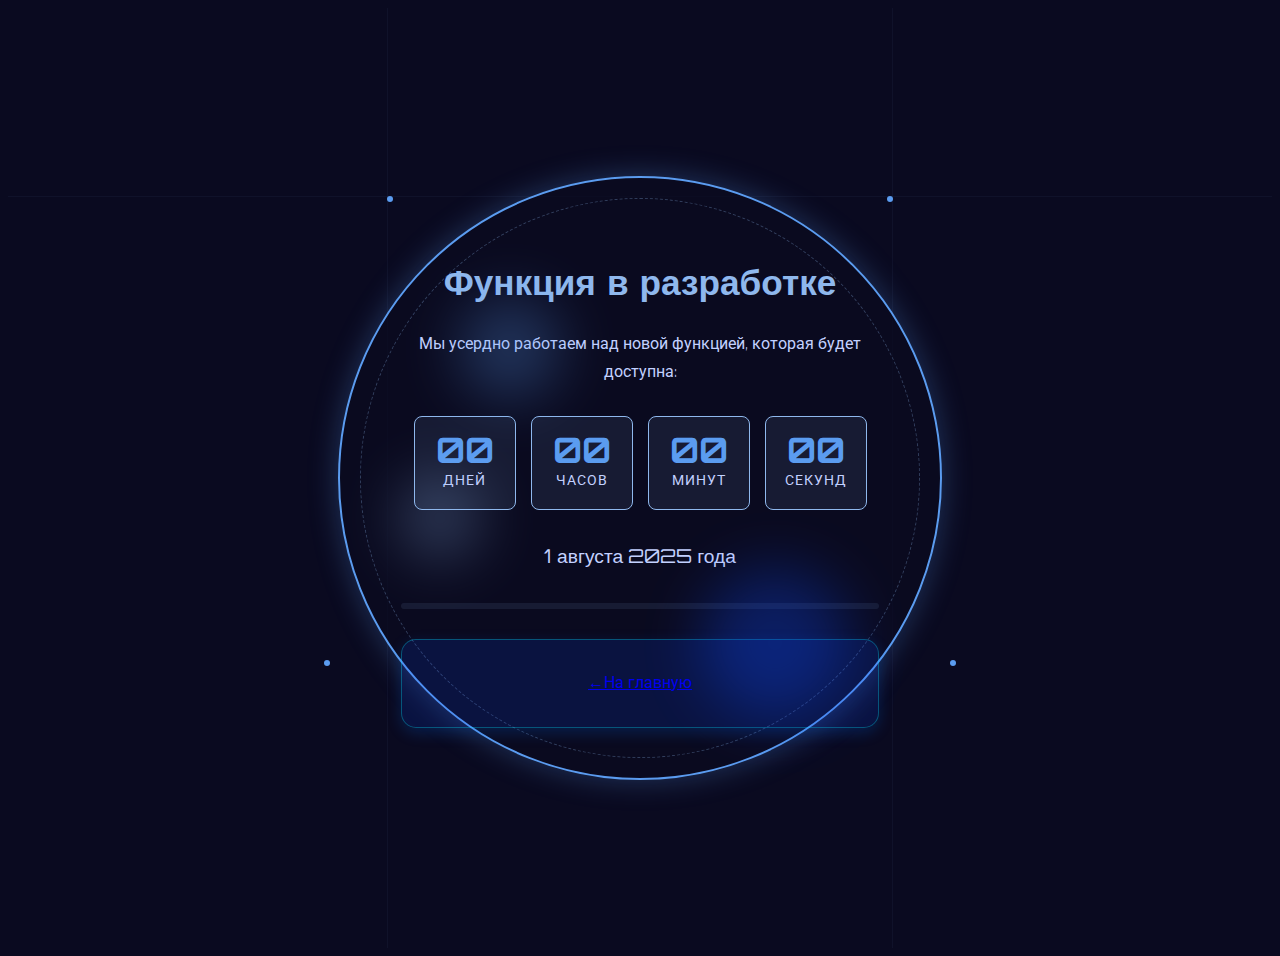
<file: coming-soon.html>
﻿<!DOCTYPE html>
<html lang="ru">
<head>
    <meta charset="UTF-8">
    <meta name="viewport" content="width=device-width, initial-scale=1.0">
    <title>Кибер-Квестор | Скоро будет!</title>
    <link rel="stylesheet" href="css/style.css">
    <link rel="stylesheet" href="css/coming-soon.css">
    <link rel="preconnect" href="https://fonts.googleapis.com">
    <link rel="preconnect" href="https://fonts.gstatic.com" crossorigin>
    <link href="https://fonts.googleapis.com/css2?family=Orbitron:wght@500;700&family=Rajdhani:wght@400;500;700&family=Roboto:wght@400;500;700&display=swap" rel="stylesheet">
    <link rel="stylesheet" href="https://cdnjs.cloudflare.com/ajax/libs/font-awesome/6.0.0-beta3/css/all.min.css">
</head>
<body>
    <div class="coming-soon-container">
        <div class="cyber-circle">
            <div class="circle-inner">
                <div class="circle-content">
                    <h1>Функция в разработке</h1>
                    <p>Мы усердно работаем над новой функцией, которая будет доступна:</p>
                    <div class="countdown-container">
                        <div class="countdown-box">
                            <span id="days">00</span>
                            <small>Дней</small>
                        </div>
                        <div class="countdown-box">
                            <span id="hours">00</span>
                            <small>Часов</small>
                        </div>
                        <div class="countdown-box">
                            <span id="minutes">00</span>
                            <small>Минут</small>
                        </div>
                        <div class="countdown-box">
                            <span id="seconds">00</span>
                            <small>Секунд</small>
                        </div>
                    </div>
                    <p class="launch-date">1 августа 2025 года</p>
                    <div class="progress-bar">
                        <div class="progress-fill" id="progress-fill"></div>
                    </div>
                    <a href="index.html" class="cyber-button">
                        <span class="button-content">
                            <span class="button-icon">←</span>
                            <span class="button-text">На главную</span>
                        </span>
                        <span class="button-glitch"></span>
                    </a>
                </div>
            </div>
            <div class="circle-glows">
                <div class="glow glow-1"></div>
                <div class="glow glow-2"></div>
                <div class="glow glow-3"></div>
            </div>
        </div>
        
        <div class="cyber-elements">
            <div class="cyber-line line-1"></div>
            <div class="cyber-line line-2"></div>
            <div class="cyber-line line-3"></div>
            <div class="cyber-dots">
                <div class="dot dot-1"></div>
                <div class="dot dot-2"></div>
                <div class="dot dot-3"></div>
                <div class="dot dot-4"></div>
            </div>
        </div>
    </div>

    <script src="js/coming-soon.js"></script>
</body>
</html>
</file>
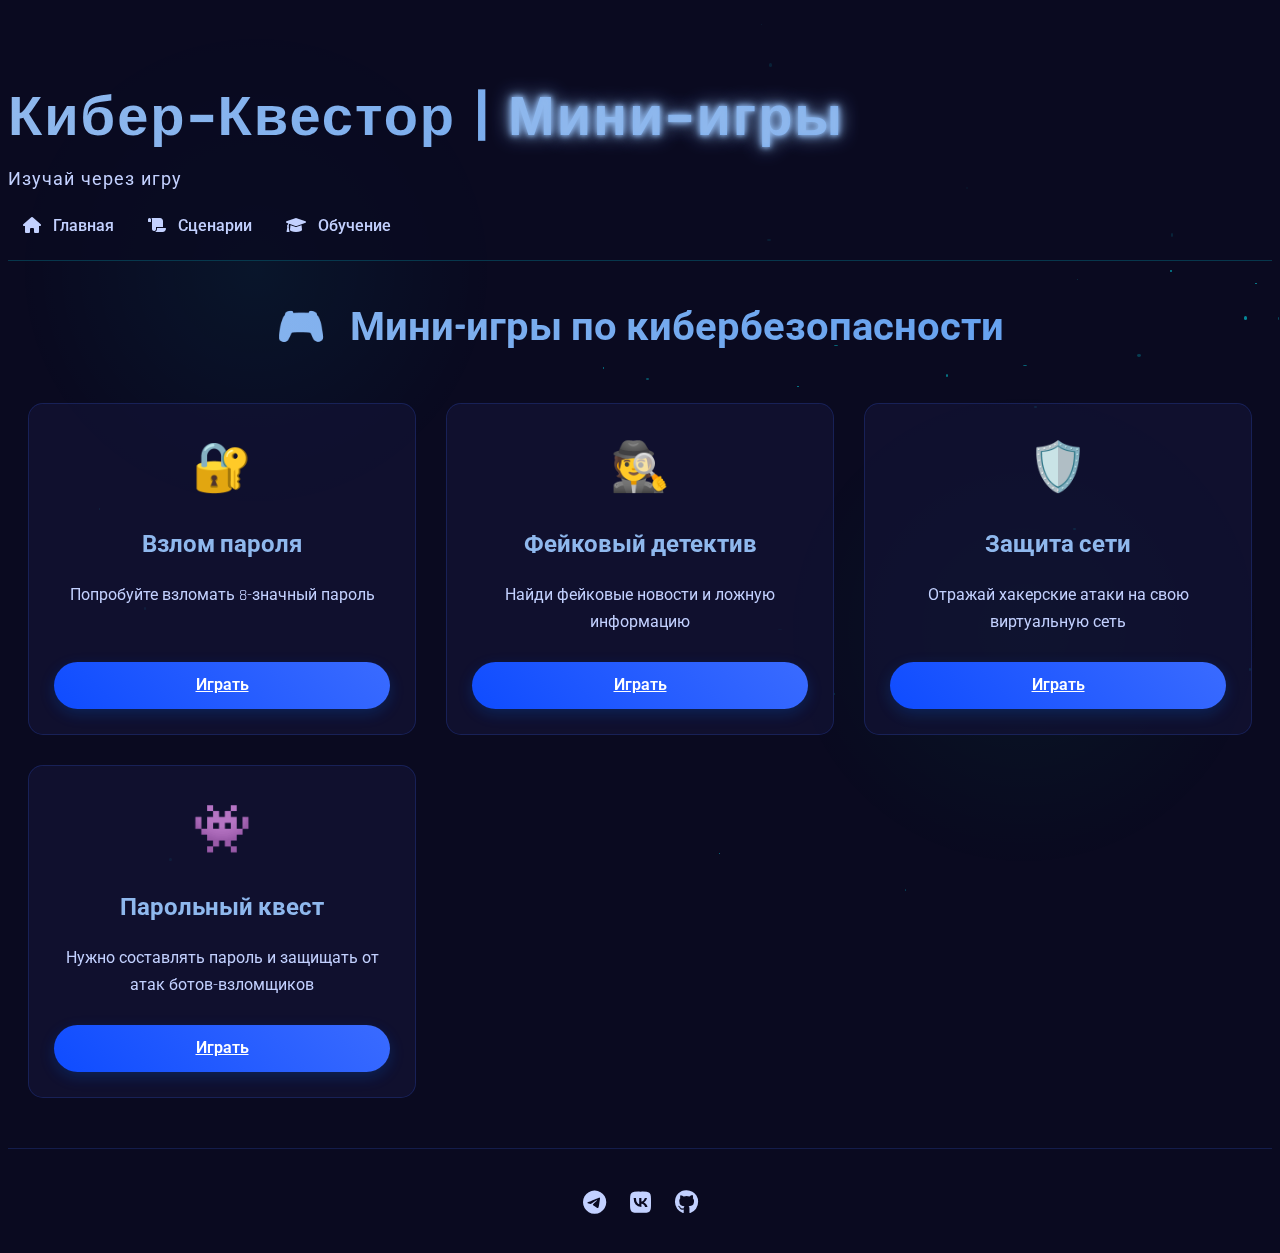
<file: games.html>
﻿<!DOCTYPE html>
<html lang="ru">
<head>
    <meta charset="UTF-8">
    <meta name="viewport" content="width=device-width, initial-scale=1.0">
    <title>Кибер-Квестор | Мини-игры</title>
    <link rel="stylesheet" href="css/style.css">
    <link rel="preconnect" href="https://fonts.googleapis.com">
    <link rel="preconnect" href="https://fonts.gstatic.com" crossorigin>
    <link href="https://fonts.googleapis.com/css2?family=Orbitron:wght@500;700&family=Rajdhani:wght@400;500;700&family=Roboto:wght@400;500;700&display=swap" rel="stylesheet">
    <link rel="stylesheet" href="https://cdnjs.cloudflare.com/ajax/libs/animate.css/4.1.1/animate.min.css">
    <link rel="stylesheet" href="https://cdnjs.cloudflare.com/ajax/libs/font-awesome/6.0.0-beta3/css/all.min.css">
</head>
<body>
    <div class="page-transition"></div>
    
    <div class="container">
        <header class="main-header cyber-header">
            <div class="logo-pulse">
                <h1><span class="cyber-text">Кибер-Квестор</span> | <span class="neon-text">Мини-игры</span></h1>
                <p class="subtitle">Изучай через игру</p>
            </div>
            <nav class="main-nav">
                <a href="index.html" class="nav-link cyber-link">
                    <i class="fas fa-home"></i> Главная
                </a>
                <a href="scenarios.html" class="nav-link cyber-link">
                    <i class="fas fa-scroll"></i> Сценарии
                </a>
                <a href="learning.html" class="nav-link cyber-link">
                    <i class="fas fa-graduation-cap"></i> Обучение
                </a>
            </nav>
        </header>
        
        <main class="games-content">
            <h2 class="section-title cyber-title">
                <span class="title-icon">🎮</span> Мини-игры по кибербезопасности
            </h2>
            
            <div class="games-grid">
                <div class="game-card cyber-card">
                    <div class="game-icon">🔐</div>
                    <h3>Взлом пароля</h3>
                    <p>Попробуйте взломать 8-значный пароль</p>
                    <a href="game/password-game.html" class="play-button cyber-button">
                        <span class="button-content">
                            <span class="button-text">Играть</span>
                        </span>
                        <span class="button-glitch"></span>
                    </a>
                </div>
                
             <div class="game-card cyber-card">
    <div class="game-icon">🕵️</div>
    <h3>Фейковый детектив</h3>
    <p>Найди фейковые новости и ложную информацию</p>
    <a href="game/fake-detective.html" class="play-button cyber-button">
        <span class="button-content">
            <span class="button-text">Играть</span>
        </span>
        <span class="button-glitch"></span>
    </a>
</div>
                
                <div class="game-card cyber-card">
                    <div class="game-icon">🛡️</div>
                    <h3>Защита сети</h3>
                    <p>Отражай хакерские атаки на свою виртуальную сеть</p>
                    <a href="game/network-defense.html" class="play-button cyber-button">
                        <span class="button-content">
                            <span class="button-text">Играть</span>
                        </span>
                        <span class="button-glitch"></span>
                    </a>
                </div>
                
                <div class="game-card cyber-card">
                    <div class="game-icon">👾</div>
                    <h3>Парольный квест</h3>
                    <p>Нужно составлять пароль и защищать от атак ботов-взломщиков</p>
                    <a href="game/password-quest.html" class="play-button cyber-button">
                        <span class="button-content">
                            <span class="button-text">Играть</span>
                        </span>
                        <span class="button-glitch"></span>
                    </a>
                </div>
            </div>
        </main>
        
        <footer class="main-footer cyber-footer">
           
            <div class="social-links">
                <a href="#" class="social-link"><i class="fab fa-telegram"></i></a>
                <a href="#" class="social-link"><i class="fab fa-vk"></i></a>
                <a href="#" class="social-link"><i class="fab fa-github"></i></a>
            </div>
        </footer>
    </div>
    
    <script src="js/script.js"></script>
    <script>
        // Анимация перехода между страницами
        document.addEventListener('DOMContentLoaded', function() {
            setTimeout(() => {
                document.querySelector('.page-transition').classList.remove('active');
            }, 500);
            
            // Эффект наведения на карточки игр
            const gameCards = document.querySelectorAll('.game-card');
            gameCards.forEach(card => {
                card.addEventListener('mouseenter', () => {
                    card.classList.add('animate__animated', 'animate__pulse');
                });
                
                card.addEventListener('mouseleave', () => {
                    card.classList.remove('animate__animated', 'animate__pulse');
                });
            });
        });
    </script>
</body>
</html>
</file>
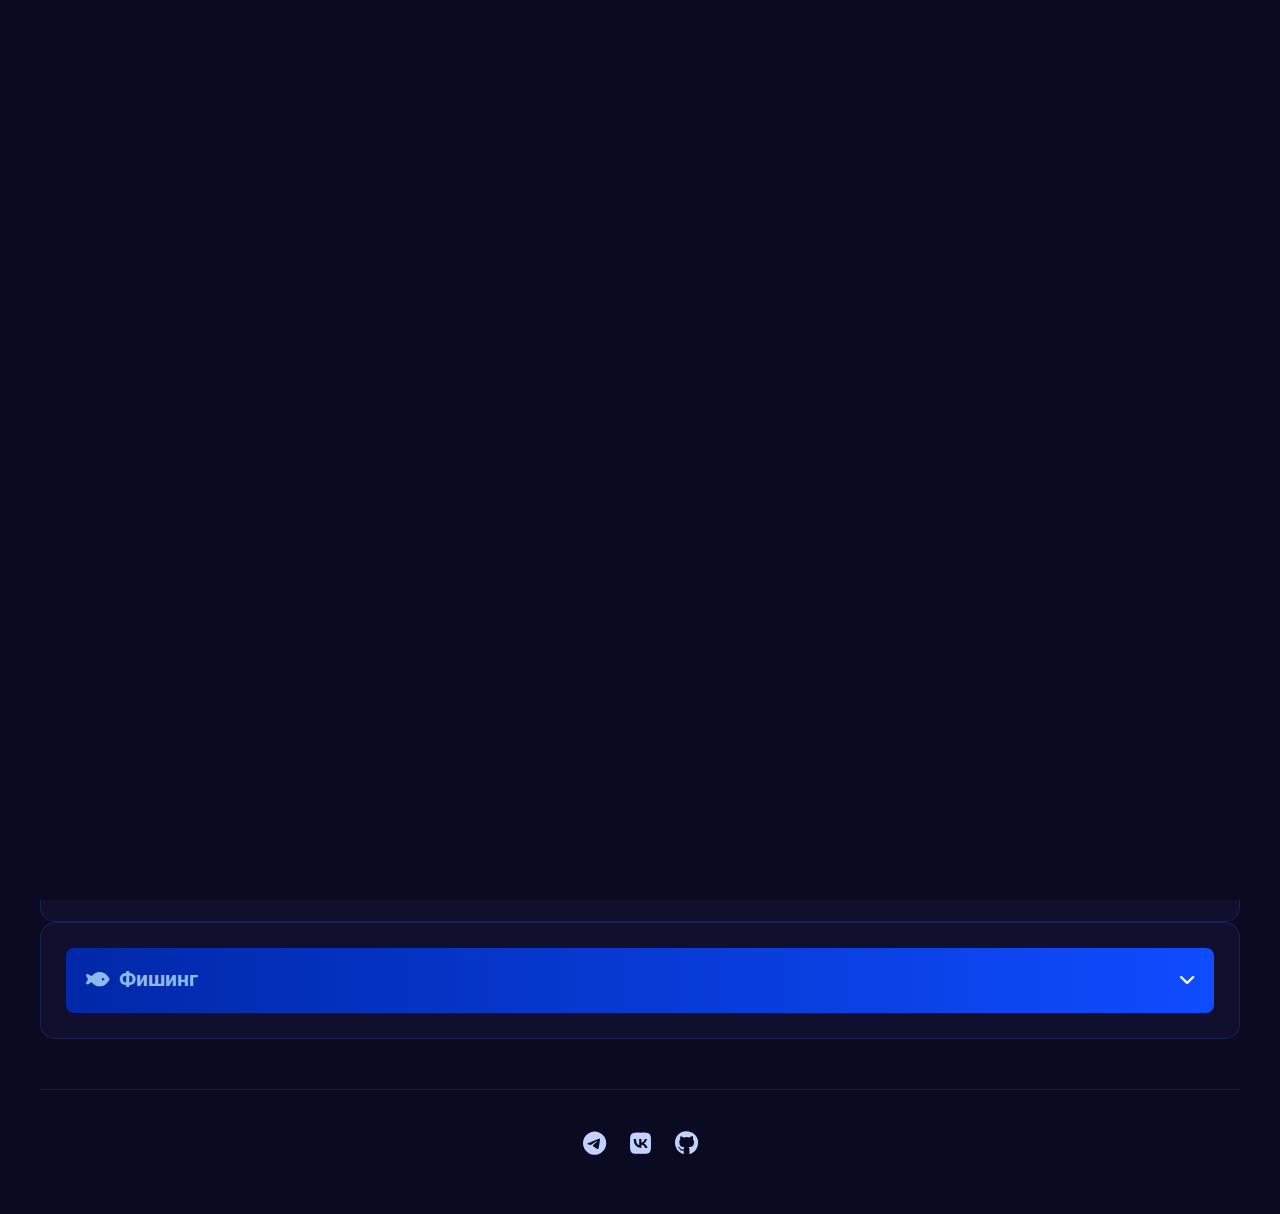
<file: learning.html>
﻿<!DOCTYPE html>
<html lang="ru">
<head>
    <meta charset="UTF-8">
    <meta name="viewport" content="width=device-width, initial-scale=1.0">
    <title>Кибер-Квестор | Обучение</title>
    <link rel="stylesheet" href="css/style.css">
    <link rel="preconnect" href="https://fonts.googleapis.com">
    <link rel="preconnect" href="https://fonts.gstatic.com" crossorigin>
    <link href="https://fonts.googleapis.com/css2?family=Orbitron:wght@500;700&family=Rajdhani:wght@400;500;700&family=Roboto:wght@400;500;700&display=swap" rel="stylesheet">
    <link rel="stylesheet" href="https://cdnjs.cloudflare.com/ajax/libs/animate.css/4.1.1/animate.min.css">
    <link rel="stylesheet" href="https://cdnjs.cloudflare.com/ajax/libs/font-awesome/6.0.0-beta3/css/all.min.css">
</head>
<body>
    <div class="page-transition"></div>
    
    <div class="container">
        <header class="main-header cyber-header">
            <div class="logo-pulse">
                <h1><span class="cyber-text">Кибер-Квестор</span> | <span class="neon-text">Обучение</span></h1>
                <p class="subtitle">Изучай через игру</p>
            </div>
            <nav class="main-nav">
                <a href="index.html" class="nav-link cyber-link">
                    <i class="fas fa-home"></i> Главная
                </a>
                <a href="games.html" class="nav-link cyber-link">
                    <i class="fas fa-gamepad"></i> Мини-игры
                </a>
                <a href="scenarios.html" class="nav-link cyber-link">
                    <i class="fas fa-scroll"></i> Сценарии
                </a>
            </nav>
        </header>
        
        <main class="learning-content">
            <h2 class="section-title cyber-title">
                <span class="title-icon"><i class="fas fa-graduation-cap"></i></span> Обучающие материалы
            </h2>
            
            <div class="learning-accordion cyber-accordion">
                <div class="accordion-item cyber-card">
                    <div class="accordion-header cyber-accordion-header">
                        <h3><i class="fas fa-user-shield"></i> Кибербуллинг</h3>
                        <span class="accordion-icon"><i class="fas fa-chevron-down"></i></span>
                    </div>
                    <div class="accordion-content">
                        <p>Как защититься от кибербуллинга и что делать, если вы стали его жертвой.</p>
                        <ul class="cyber-list">
                            <li><i class="fas fa-search"></i> Как распознать кибербуллинг</li>
                            <li><i class="fas fa-ban"></i> Способы блокировки агрессоров</li>
                            <li><i class="fas fa-hands-helping"></i> Куда обращаться за помощью</li>
                            <li><i class="fas fa-save"></i> Сохранение доказательств</li>
                        </ul>
                        <a href="exam/cyberbullying.html" class="read-more cyber-button small">
                            <span class="button-content">
                                <span class="button-text">Читать далее</span>
                            </span>
                            <span class="button-glitch"></span>
                        </a>
                    </div>
                </div>
                
                <div class="accordion-item cyber-card">
                    <div class="accordion-header cyber-accordion-header">
                        <h3><i class="fas fa-users"></i> Сетевой этикет</h3>
                        <span class="accordion-icon"><i class="fas fa-chevron-down"></i></span>
                    </div>
                    <div class="accordion-content">
                        <p>Основные правила поведения в интернете для безопасного и комфортного общения.</p>
                        <ul class="cyber-list">
                            <li><i class="fas fa-comment-alt"></i> Основные правила онлайн-общения</li>
                            <li><i class="fas fa-lock"></i> Конфиденциальность в переписке</li>
                            <li><i class="fas fa-share-alt"></i> Этика в соцсетях и форумах</li>
                            <li><i class="fas fa-exclamation-triangle"></i> Как реагировать на провокации</li>
                        </ul>
                        <a href="#" class="read-more cyber-button small">
                            <span class="button-content">
                                <span class="button-text">Читать далее</span>
                            </span>
                            <span class="button-glitch"></span>
                        </a>
                    </div>
                </div>

                <div class="accordion-item cyber-card">
                    <div class="accordion-header cyber-accordion-header">
                        <h3><i class="fas fa-biohazard"></i> Кибертерроризм</h3>
                        <span class="accordion-icon"><i class="fas fa-chevron-down"></i></span>
                    </div>
                    <div class="accordion-content">
                        <p>Как защититься от масштабных кибератак на инфраструктуру.</p>
                        <ul class="cyber-list">
                            <li><i class="fas fa-bug"></i> Основные виды кибертерроризма</li>
                            <li><i class="fas fa-shield-alt"></i> Защита критически важных данных</li>
                            <li><i class="fas fa-user-secret"></i> Действия при кибератаках</li>
                            <li><i class="fas fa-globe"></i> Международное сотрудничество</li>
                        </ul>
                        <a href="#" class="read-more cyber-button small">
                            <span class="button-content">
                                <span class="button-text">Читать далее</span>
                            </span>
                            <span class="button-glitch"></span>
                        </a>
                    </div>
                </div>

                <div class="accordion-item cyber-card">
                    <div class="accordion-header cyber-accordion-header">
                        <h3><i class="fas fa-fraud"></i> Мошенничество</h3>
                        <span class="accordion-icon"><i class="fas fa-chevron-down"></i></span>
                    </div>
                    <div class="accordion-content">
                        <p>Как распознать и предотвратить онлайн-мошенничество.</p>
                        <ul class="cyber-list">
                            <li><i class="fas fa-money-bill-wave"></i> Финансовые схемы обмана</li>
                            <li><i class="fas fa-brain"></i> Социальная инженерия</li>
                            <li><i class="fas fa-store"></i> Фейковые магазины и услуги</li>
                            <li><i class="fas fa-police-box"></i> Куда обращаться при мошенничестве</li>
                        </ul>
                        <a href="#" class="read-more cyber-button small">
                            <span class="button-content">
                                <span class="button-text">Читать далее</span>
                            </span>
                            <span class="button-glitch"></span>
                        </a>
                    </div>
                </div>
                
                <div class="accordion-item cyber-card">
                    <div class="accordion-header cyber-accordion-header">
                        <h3><i class="fas fa-fish"></i> Фишинг</h3>
                        <span class="accordion-icon"><i class="fas fa-chevron-down"></i></span>
                    </div>
                    <div class="accordion-content">
                        <p>Как распознать и защититься от фишинговых атак.</p>
                        <ul class="cyber-list">
                            <li><i class="fas fa-envelope"></i> Виды фишинговых атак</li>
                            <li><i class="fas fa-globe"></i> Как отличить поддельные сайты</li>
                            <li><i class="fas fa-mail-bulk"></i> Защита электронной почты</li>
                            <li><i class="fas fa-key"></i> Двухфакторная аутентификация</li>
                        </ul>
                        <a href="#" class="read-more cyber-button small">
                            <span class="button-content">
                                <span class="button-text">Читать далее</span>
                            </span>
                            <span class="button-glitch"></span>
                        </a>
                    </div>
                </div>
            </div>

            <!-- <div class="video-lessons cyber-section">
                <h3 class="video-title cyber-subtitle">
                    <i class="fas fa-video"></i> Видеоуроки
                </h3>
                <div class="video-grid">
                    <div class="video-card cyber-card">
                        <div class="video-thumbnail" style="background-image: linear-gradient(rgba(0,0,0,0.5), rgba(0,0,0,0.5)), url('https://via.placeholder.com/300x170')">
                            <div class="play-icon"><i class="fas fa-play"></i></div>
                        </div>
                        <h4>Создание надежных паролей</h4>
                        <button class="watch-button cyber-button small">
                            <span class="button-content">
                                <span class="button-text">Смотреть</span>
                            </span>
                            <span class="button-glitch"></span>
                        </button>
                    </div>
                    <div class="video-card cyber-card">
                        <div class="video-thumbnail" style="background-image: linear-gradient(rgba(0,0,0,0.5), rgba(0,0,0,0.5)), url('https://via.placeholder.com/300x170')">
                            <div class="play-icon"><i class="fas fa-play"></i></div>
                        </div>
                        <h4>Настройка двухфакторной аутентификации</h4>
                        <button class="watch-button cyber-button small">
                            <span class="button-content">
                                <span class="button-text">Смотреть</span>
                            </span>
                            <span class="button-glitch"></span>
                        </button>
                    </div>
                    <div class="video-card cyber-card">
                        <div class="video-thumbnail" style="background-image: linear-gradient(rgba(0,0,0,0.5), rgba(0,0,0,0.5)), url('https://via.placeholder.com/300x170')">
                            <div class="play-icon"><i class="fas fa-play"></i></div>
                        </div>
                        <h4>Как распознать фишинг</h4>
                        <button class="watch-button cyber-button small">
                            <span class="button-content">
                                <span class="button-text">Смотреть</span>
                            </span>
                            <span class="button-glitch"></span>
                        </button>
                    </div>
                </div>
            </div>
        </main> -->
        <footer class="main-footer cyber-footer">
            <div class="social-links">
                <a href="#" class="social-link"><i class="fab fa-telegram"></i></a>
                <a href="#" class="social-link"><i class="fab fa-vk"></i></a>
                <a href="#" class="social-link"><i class="fab fa-github"></i></a>
            </div>
        </footer>
    </div>
    
    <script src="js/script.js"></script>
    <script>
        // Анимация перехода между страницами
        document.addEventListener('DOMContentLoaded', function() {
            setTimeout(() => {
                document.querySelector('.page-transition').classList.remove('active');
            }, 500);
            
            // Анимация аккордеона
            const accordionHeaders = document.querySelectorAll('.cyber-accordion-header');
            accordionHeaders.forEach(header => {
                header.addEventListener('click', () => {
                    const item = header.parentElement;
                    const content = header.nextElementSibling;
                    const icon = header.querySelector('.accordion-icon i');
                    
                    if (item.classList.contains('active')) {
                        item.classList.remove('active');
                        content.style.maxHeight = 0;
                        icon.classList.remove('fa-chevron-up');
                        icon.classList.add('fa-chevron-down');
                    } else {
                        // Закрываем все открытые элементы
                        document.querySelectorAll('.accordion-item.active').forEach(openItem => {
                            openItem.classList.remove('active');
                            openItem.querySelector('.accordion-content').style.maxHeight = 0;
                            openItem.querySelector('.accordion-icon i').classList.remove('fa-chevron-up');
                            openItem.querySelector('.accordion-icon i').classList.add('fa-chevron-down');
                        });
                        
                        // Открываем текущий
                        item.classList.add('active');
                        content.style.maxHeight = content.scrollHeight + 'px';
                        icon.classList.remove('fa-chevron-down');
                        icon.classList.add('fa-chevron-up');
                    }
                });
            });
            
            // Эффект наведения на видео-карточки
            const videoCards = document.querySelectorAll('.video-card');
            videoCards.forEach(card => {
                card.addEventListener('mouseenter', () => {
                    card.classList.add('animate__animated', 'animate__pulse');
                });
                
                card.addEventListener('mouseleave', () => {
                    card.classList.remove('animate__animated', 'animate__pulse');
                });
            });
        });
    </script>
</body>
</html>
</file>
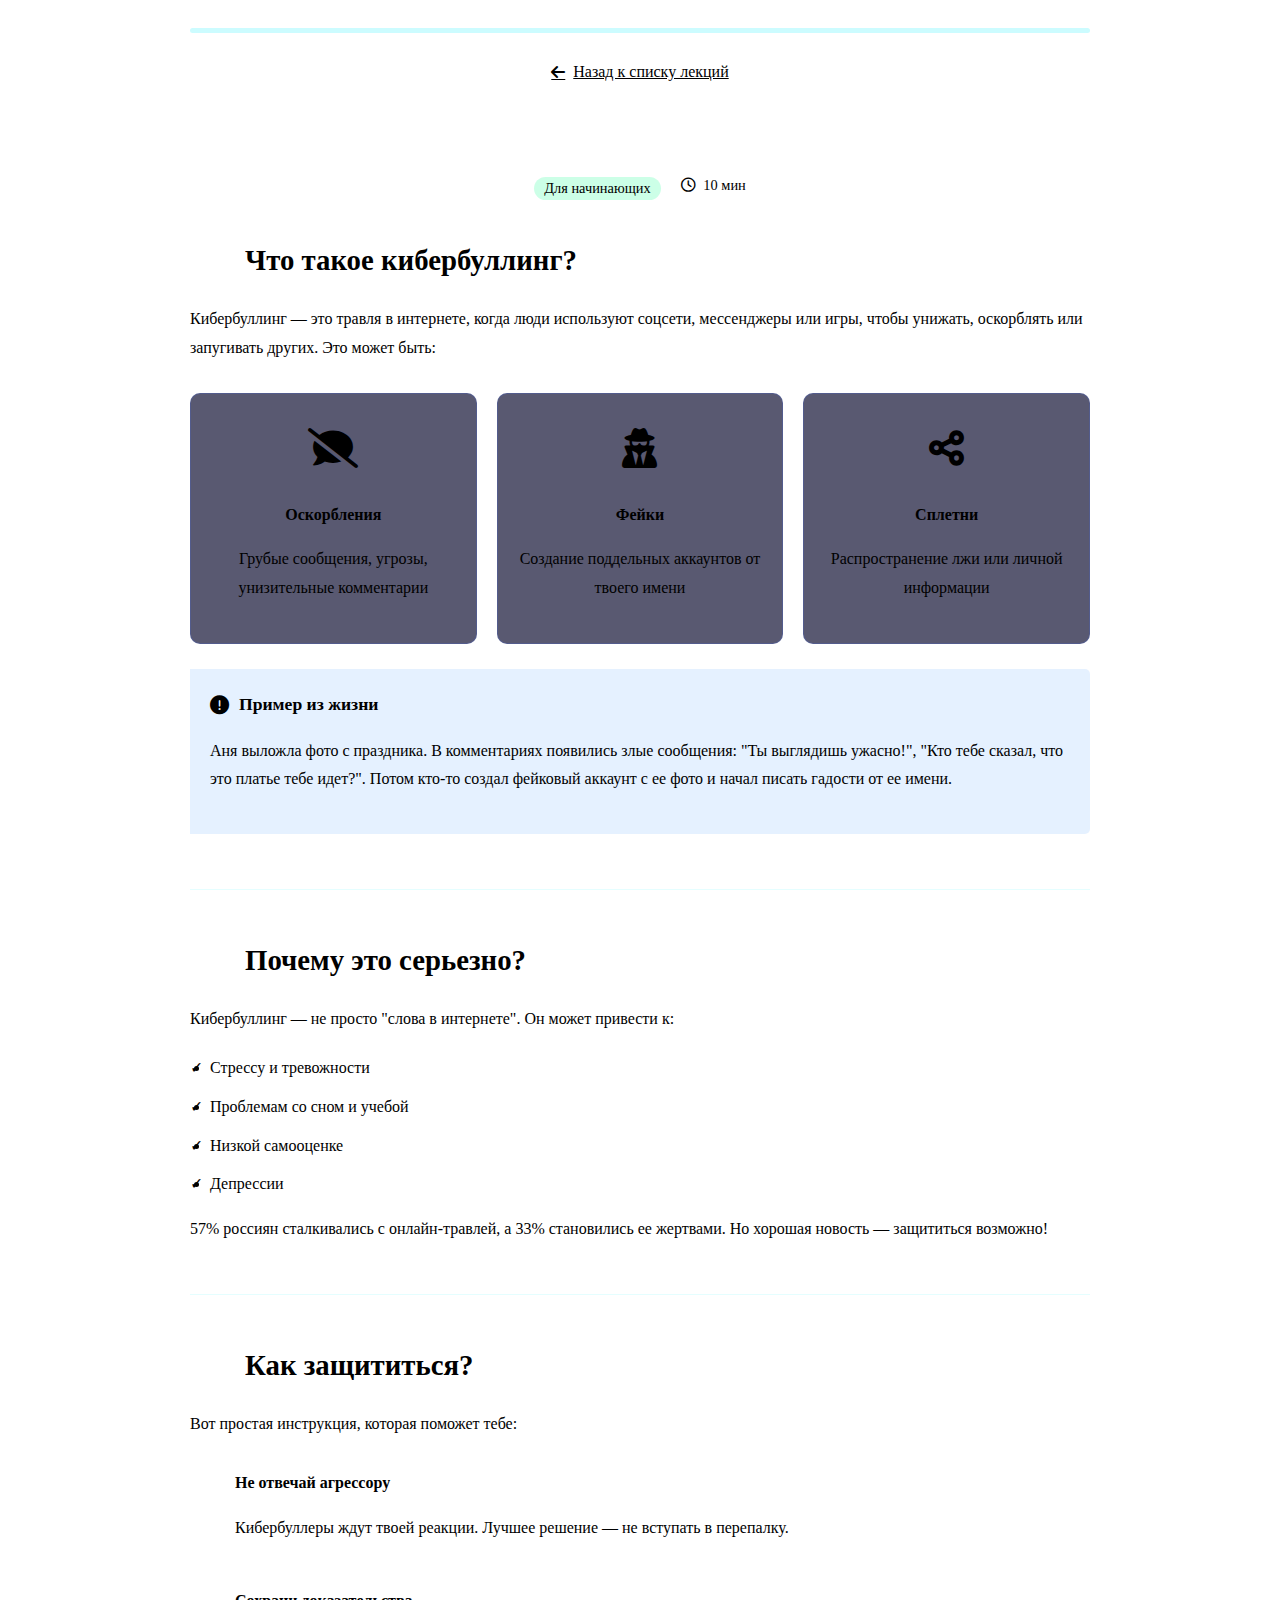
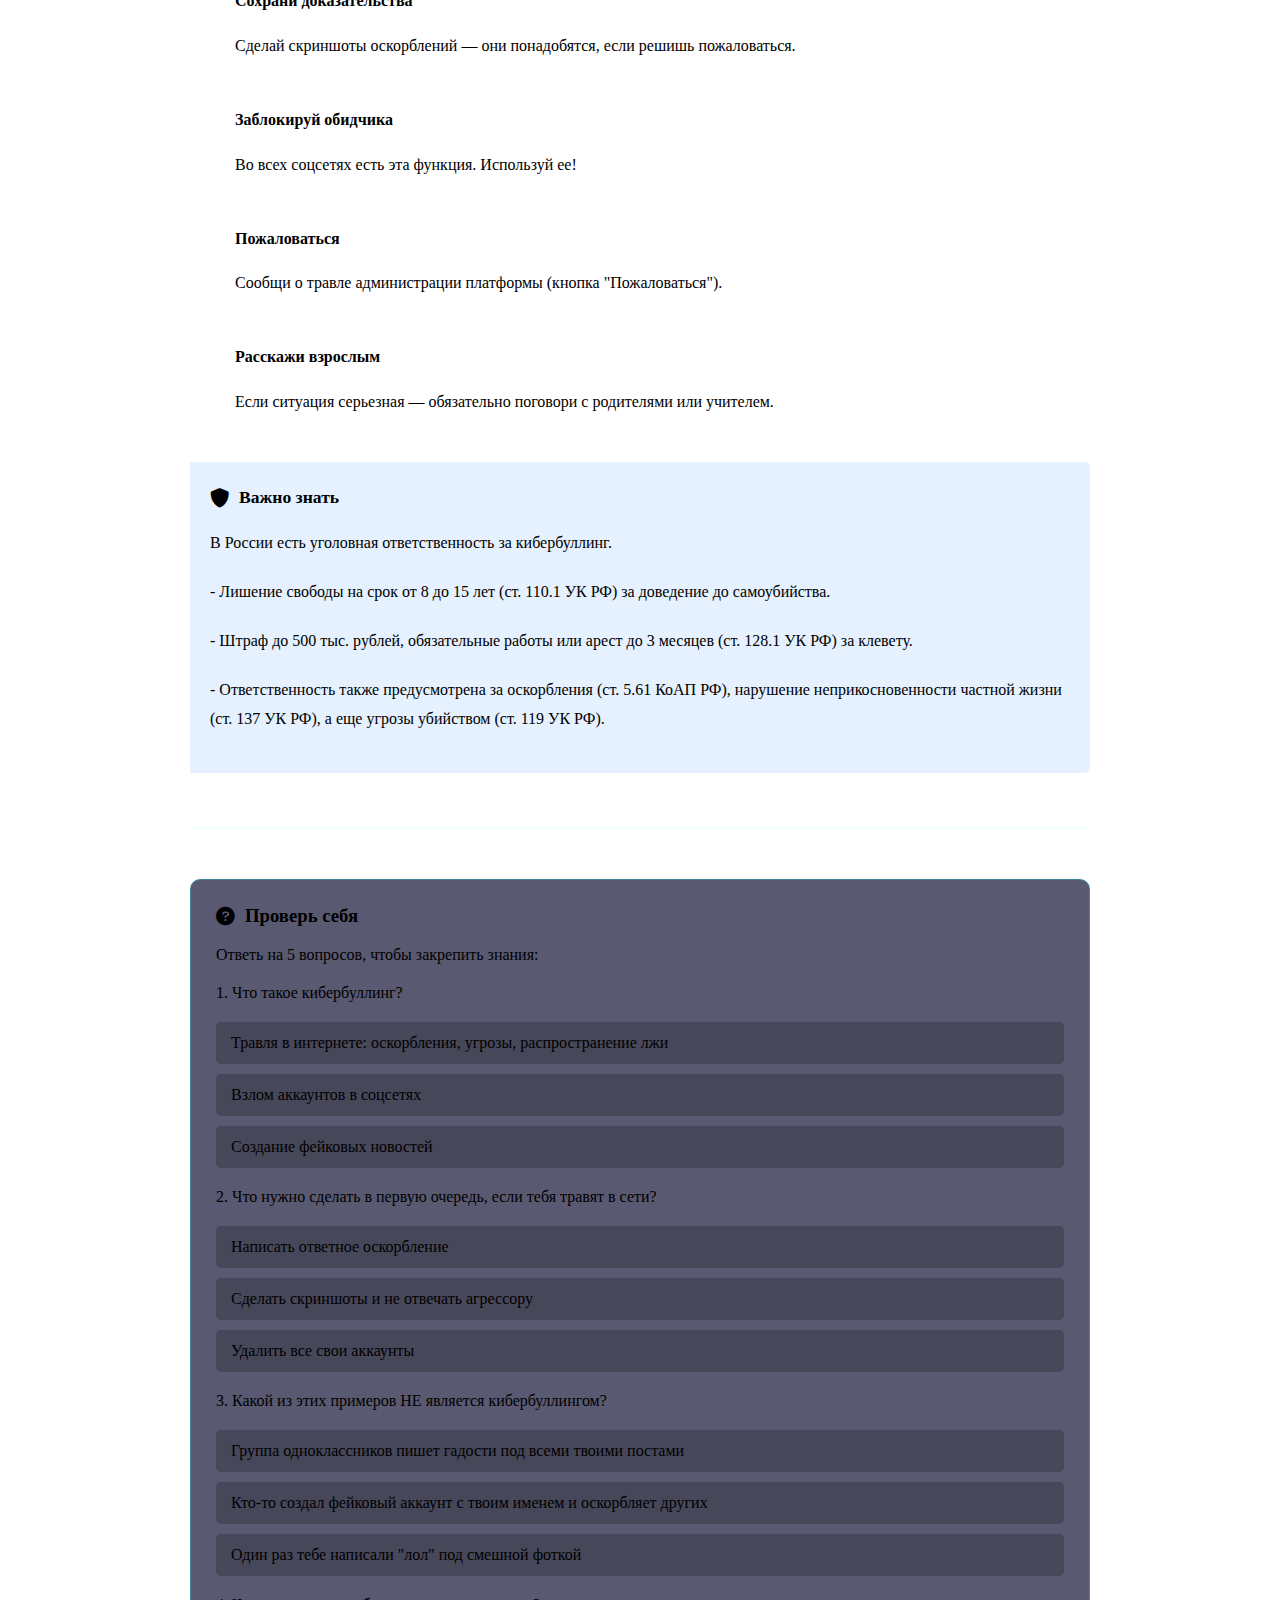
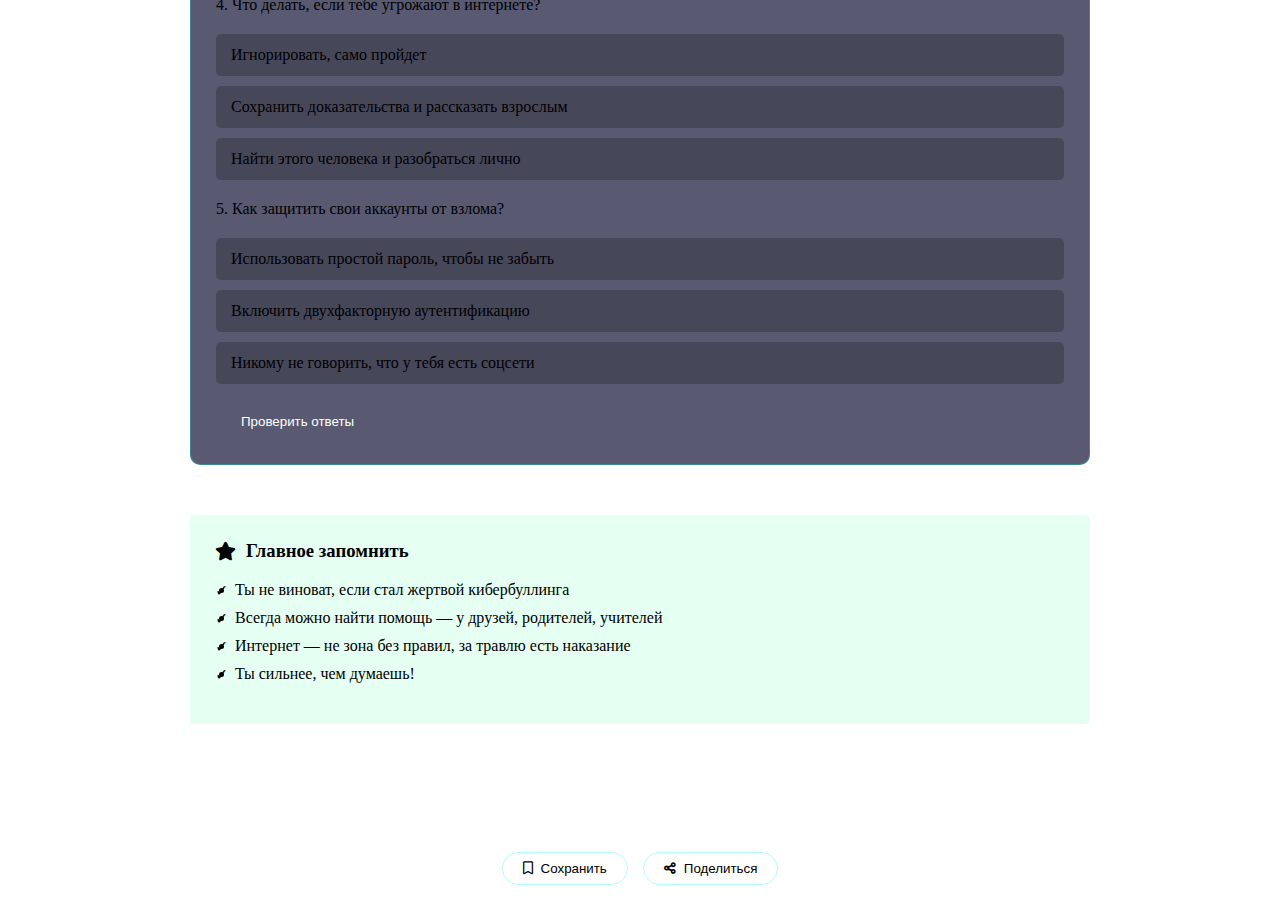
<file: exam/cyberbullying.html>
<!DOCTYPE html>
<html lang="ru">
<head>
    <meta charset="UTF-8">
    <meta name="viewport" content="width=device-width, initial-scale=1.0">
    <title>Кибербуллинг</title>
    <link rel="stylesheet" href="/css/lecture.css">
    <link href="https://fonts.googleapis.com/css2?family=Orbitron:wght@500;700&family=Rajdhani:wght@400;500;600;700&display=swap" rel="stylesheet">
    <link rel="stylesheet" href="https://cdnjs.cloudflare.com/ajax/libs/font-awesome/6.0.0-beta3/css/all.min.css">
</head>
<body>
    <div class="lecture-container">
        <div class="progress-bar">
            <div class="progress" id="progress"></div>
        </div>
        
        <div class="lecture-header">
            <a href="../learning.html" class="back-button">
                <i class="fas fa-arrow-left"></i> Назад к списку лекций
            </a>
            <h1 class="lecture-title">Кибербуллинг</h1>
            <div class="lecture-meta">
                <span class="difficulty beginner">Для начинающих</span>
                <span class="duration"><i class="far fa-clock"></i> 10 мин</span>
            </div>
        </div>
        
        <div class="lecture-section">
            <h2 class="section-title"><span class="title-number">1</span>Что такое кибербуллинг?</h2>
            <div class="section-content">
                <p>Кибербуллинг — это травля в интернете, когда люди используют соцсети, мессенджеры или игры, чтобы унижать, оскорблять или запугивать других. Это может быть:</p>
                
                <div class="types-grid">
                    <div class="type-card">
                        <div class="type-icon"><i class="fas fa-comment-slash"></i></div>
                        <h4>Оскорбления</h4>
                        <p>Грубые сообщения, угрозы, унизительные комментарии</p>
                    </div>
                    <div class="type-card">
                        <div class="type-icon"><i class="fas fa-user-secret"></i></div>
                        <h4>Фейки</h4>
                        <p>Создание поддельных аккаунтов от твоего имени</p>
                    </div>
                    <div class="type-card">
                        <div class="type-icon"><i class="fas fa-share-alt"></i></div>
                        <h4>Сплетни</h4>
                        <p>Распространение лжи или личной информации</p>
                    </div>
                </div>
                
                <div class="example-block">
                    <div class="example-header">
                        <i class="fas fa-exclamation-circle"></i>
                        <h4>Пример из жизни</h4>
                    </div>
                    <p>Аня выложла фото с праздника. В комментариях появились злые сообщения: "Ты выглядишь ужасно!", "Кто тебе сказал, что это платье тебе идет?". Потом кто-то создал фейковый аккаунт с ее фото и начал писать гадости от ее имени.</p>
                </div>
            </div>
        </div>
        
        <div class="lecture-section">
            <h2 class="section-title"><span class="title-number">2</span>Почему это серьезно?</h2>
            <div class="section-content">
                <p>Кибербуллинг — не просто "слова в интернете". Он может привести к:</p>
                <ul class="key-points">
                    <li>Стрессу и тревожности</li>
                    <li>Проблемам со сном и учебой</li>
                    <li>Низкой самооценке</li>
                    <li>Депрессии</li>
                </ul>
                <p>57% россиян сталкивались с онлайн-травлей, а 33% становились ее жертвами. Но хорошая новость — защититься возможно!</p>
            </div>
        </div>
        
        <div class="lecture-section">
            <h2 class="section-title"><span class="title-number">3</span>Как защититься?</h2>
            <div class="section-content">
                <p>Вот простая инструкция, которая поможет тебе:</p>
                
                <div class="steps">
                    <div class="step">
                        <div class="step-number">1</div>
                        <div class="step-content">
                            <h4>Не отвечай агрессору</h4>
                            <p>Кибербуллеры ждут твоей реакции. Лучшее решение — не вступать в перепалку.</p>
                        </div>
                    </div>
                    <div class="step">
                        <div class="step-number">2</div>
                        <div class="step-content">
                            <h4>Сохрани доказательства</h4>
                            <p>Сделай скриншоты оскорблений — они понадобятся, если решишь пожаловаться.</p>
                        </div>
                    </div>
                    <div class="step">
                        <div class="step-number">3</div>
                        <div class="step-content">
                            <h4>Заблокируй обидчика</h4>
                            <p>Во всех соцсетях есть эта функция. Используй ее!</p>
                        </div>
                    </div>
                    <div class="step">
                        <div class="step-number">4</div>
                        <div class="step-content">
                            <h4>Пожаловаться</h4>
                            <p>Сообщи о травле администрации платформы (кнопка "Пожаловаться").</p>
                        </div>
                    </div>
                    <div class="step">
                        <div class="step-number">5</div>
                        <div class="step-content">
                            <h4>Расскажи взрослым</h4>
                            <p>Если ситуация серьезная — обязательно поговори с родителями или учителем.</p>
                        </div>
                    </div>
                </div>
                
                <div class="example-block">
                    <div class="example-header">
                        <i class="fas fa-shield-alt"></i>
                        <h4>Важно знать</h4>
                    </div>
                    <p>В России есть уголовная ответственность за кибербуллинг.</p> 
                    <p>- Лишение свободы на срок от 8 до 15 лет (ст. 110.1 УК РФ) за доведение до самоубийства.</p>
                    <p>- Штраф до 500 тыс. рублей, обязательные работы или арест до 3 месяцев (ст. 128.1 УК РФ) за клевету.</p>
                    <p>- Ответственность также предусмотрена за оскорбления (ст. 5.61 КоАП РФ), нарушение неприкосновенности частной жизни (ст. 137 УК РФ), а еще угрозы убийством (ст. 119 УК РФ).</p>
                </div>
            </div>
        </div>
        
        <div class="quiz-block">
            <h3><i class="fas fa-question-circle"></i> Проверь себя</h3>
            <p>Ответь на 5 вопросов, чтобы закрепить знания:</p>
            
            <div class="quiz-question" id="question1">
                <p>1. Что такое кибербуллинг?</p>
                <div class="quiz-options">
                    <div class="quiz-option" onclick="checkAnswer(this, true)">Травля в интернете: оскорбления, угрозы, распространение лжи</div>
                    <div class="quiz-option" onclick="checkAnswer(this, false)">Взлом аккаунтов в соцсетях</div>
                    <div class="quiz-option" onclick="checkAnswer(this, false)">Создание фейковых новостей</div>
                </div>
            </div>
            
            <div class="quiz-question" id="question2">
                <p>2. Что нужно сделать в первую очередь, если тебя травят в сети?</p>
                <div class="quiz-options">
                    <div class="quiz-option" onclick="checkAnswer(this, false)">Написать ответное оскорбление</div>
                    <div class="quiz-option" onclick="checkAnswer(this, true)">Сделать скриншоты и не отвечать агрессору</div>
                    <div class="quiz-option" onclick="checkAnswer(this, false)">Удалить все свои аккаунты</div>
                </div>
            </div>
            
            <div class="quiz-question" id="question3">
                <p>3. Какой из этих примеров НЕ является кибербуллингом?</p>
                <div class="quiz-options">
                    <div class="quiz-option" onclick="checkAnswer(this, false)">Группа одноклассников пишет гадости под всеми твоими постами</div>
                    <div class="quiz-option" onclick="checkAnswer(this, false)">Кто-то создал фейковый аккаунт с твоим именем и оскорбляет других</div>
                    <div class="quiz-option" onclick="checkAnswer(this, true)">Один раз тебе написали "лол" под смешной фоткой</div>
                </div>
            </div>
            
            <div class="quiz-question" id="question4">
                <p>4. Что делать, если тебе угрожают в интернете?</p>
                <div class="quiz-options">
                    <div class="quiz-option" onclick="checkAnswer(this, false)">Игнорировать, само пройдет</div>
                    <div class="quiz-option" onclick="checkAnswer(this, true)">Сохранить доказательства и рассказать взрослым</div>
                    <div class="quiz-option" onclick="checkAnswer(this, false)">Найти этого человека и разобраться лично</div>
                </div>
            </div>
            
            <div class="quiz-question" id="question5">
                <p>5. Как защитить свои аккаунты от взлома?</p>
                <div class="quiz-options">
                    <div class="quiz-option" onclick="checkAnswer(this, false)">Использовать простой пароль, чтобы не забыть</div>
                    <div class="quiz-option" onclick="checkAnswer(this, true)">Включить двухфакторную аутентификацию</div>
                    <div class="quiz-option" onclick="checkAnswer(this, false)">Никому не говорить, что у тебя есть соцсети</div>
                </div>
            </div>
            
            <button class="quiz-submit" onclick="showResults()">Проверить ответы</button>
            <div id="quiz-results" style="display: none; margin-top: 20px; padding: 15px; background: rgba(0,255,136,0.1); border-radius: 5px;"></div>
        </div>
        
        <div class="conclusion-block">
            <h3><i class="fas fa-star"></i> Главное запомнить</h3>
            <ul class="key-points">
                <li>Ты не виноват, если стал жертвой кибербуллинга</li>
                <li>Всегда можно найти помощь — у друзей, родителей, учителей</li>
                <li>Интернет — не зона без правил, за травлю есть наказание</li>
                <li>Ты сильнее, чем думаешь!</li>
            </ul>
        </div>
        
        <div class="lecture-footer">
              <a href="netiquette.html" class="next-lecture">
               Следующая лекция  <i class="fas fa-arrow-right"></i> 
            </a>
            <div class="lecture-actions">
                <button class="action-button"><i class="far fa-bookmark"></i> Сохранить</button>
                <button class="action-button"><i class="fas fa-share-alt"></i> Поделиться</button>
            </div>
        </div>
    </div>

    <script src="js/lecture.js"></script>
</body>
</html>
</file>
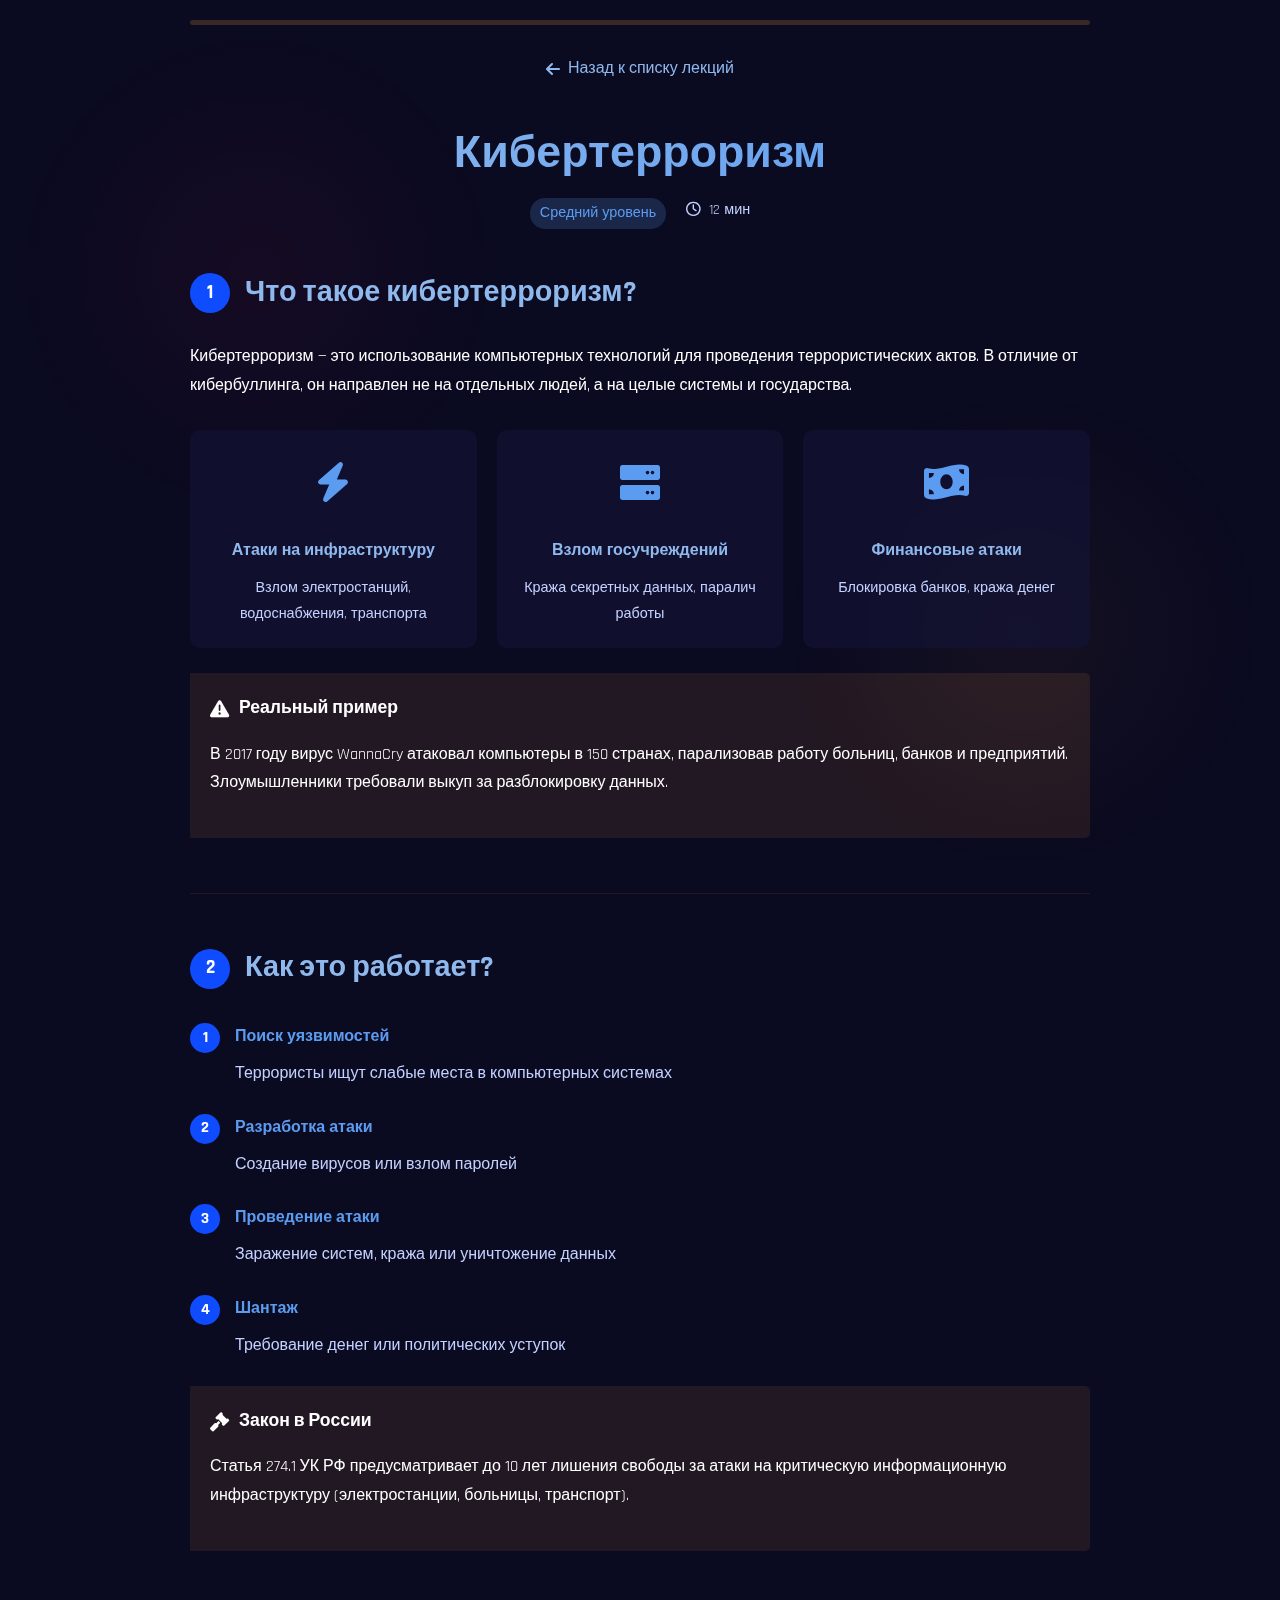
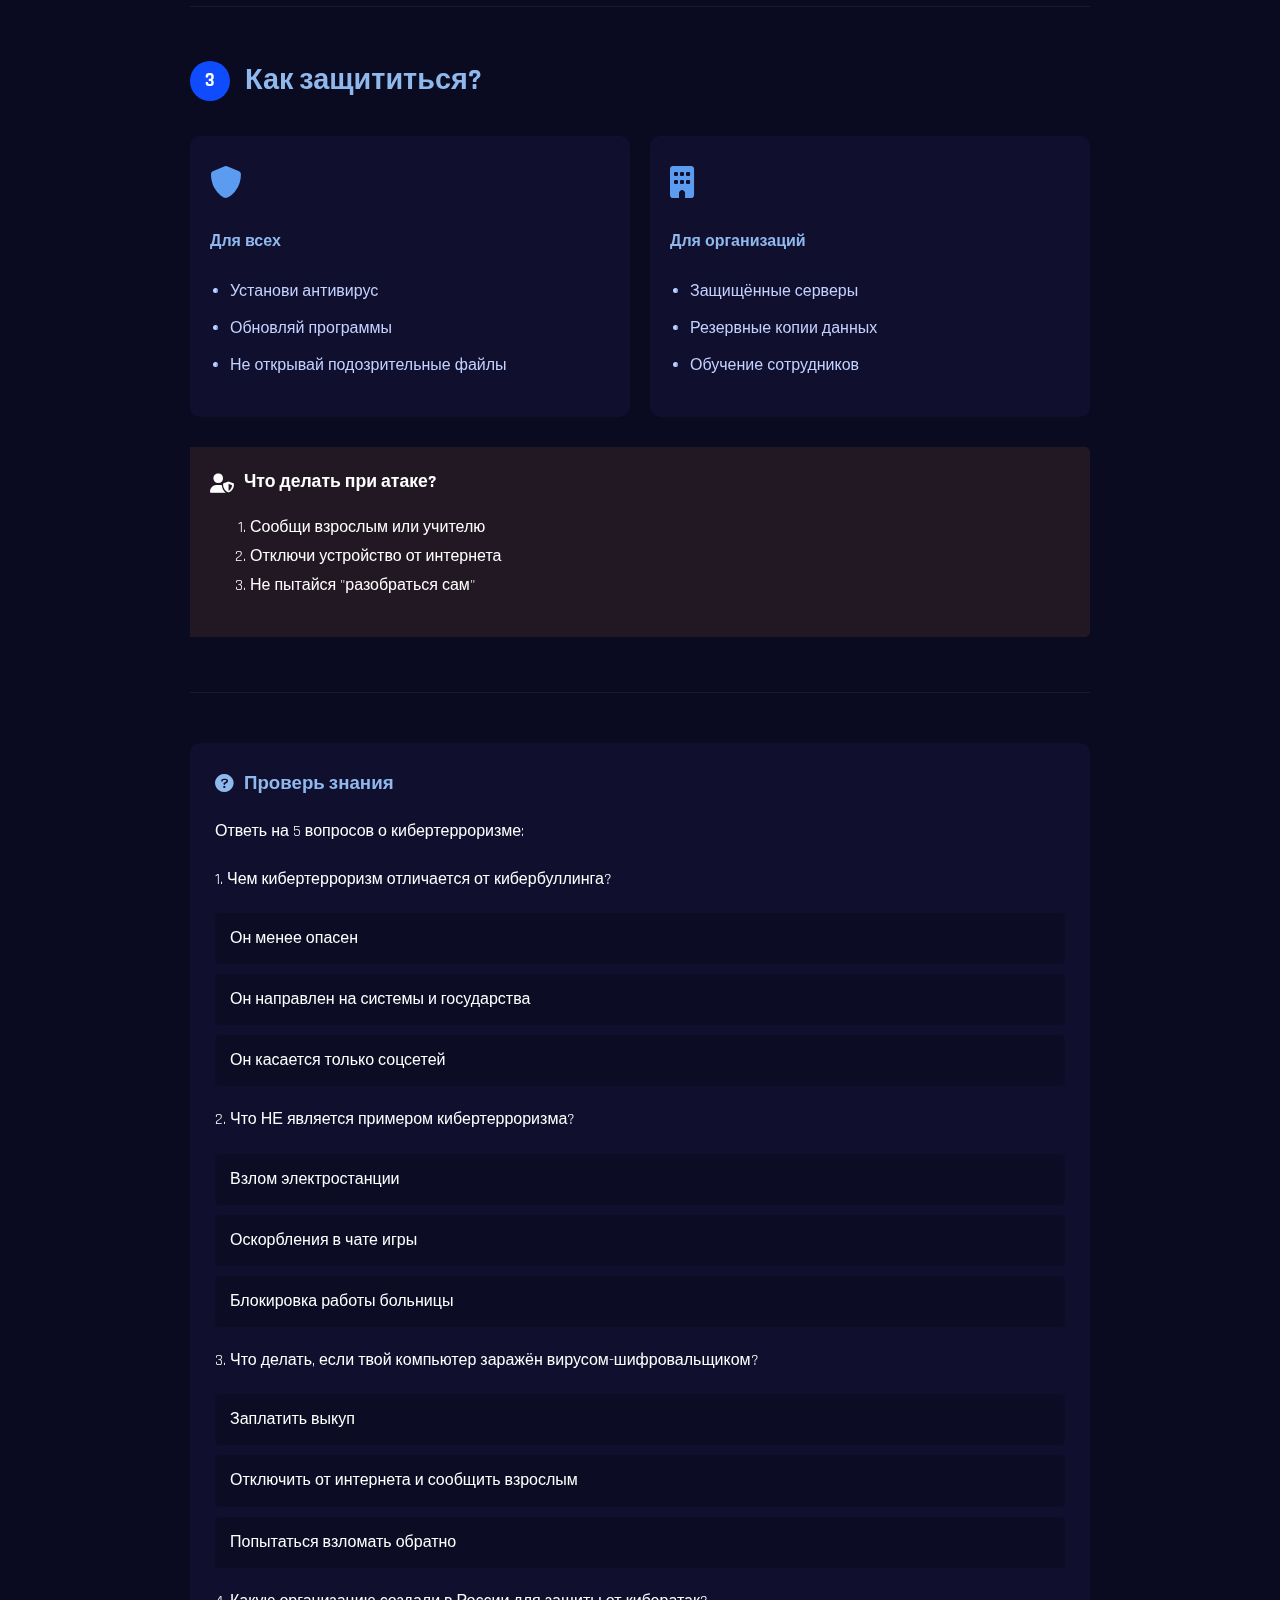
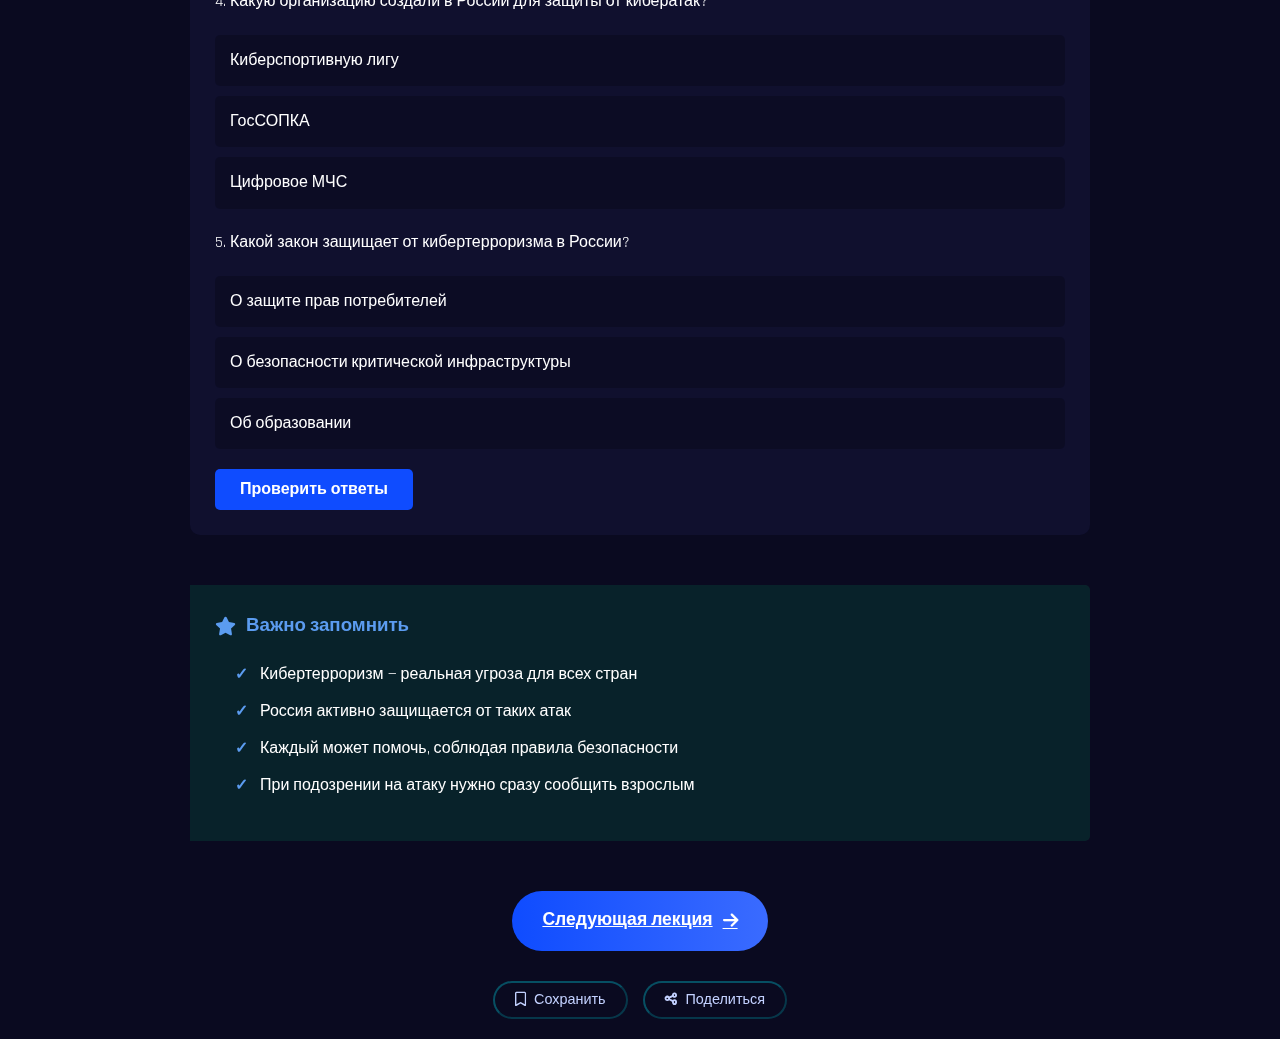
<file: exam/cyberterrorism.html>
﻿<!DOCTYPE html>
<html lang="ru">
<head>
    <meta charset="UTF-8">
    <meta name="viewport" content="width=device-width, initial-scale=1.0">
    <title>Кибертерроризм </title>
    <link rel="stylesheet" href="css/cyberterrorism.css">
    <link href="https://fonts.googleapis.com/css2?family=Orbitron:wght@500;700&family=Rajdhani:wght@400;500;600;700&display=swap" rel="stylesheet">
    <link rel="stylesheet" href="https://cdnjs.cloudflare.com/ajax/libs/font-awesome/6.0.0-beta3/css/all.min.css">
</head>
<body>
    <div class="lecture-container">
        <div class="progress-bar">
            <div class="progress" id="progress"></div>
        </div>
        
        <div class="lecture-header">
            <a href="../learning.html" class="back-button">
                <i class="fas fa-arrow-left"></i> Назад к списку лекций
            </a>
            <h1 class="lecture-title">Кибертерроризм</h1>
            <div class="lecture-meta">
                <span class="difficulty intermediate">Средний уровень</span>
                <span class="duration"><i class="far fa-clock"></i> 12 мин</span>
            </div>
        </div>
        
        <div class="lecture-section">
            <h2 class="section-title"><span class="title-number">1</span>Что такое кибертерроризм?</h2>
            <div class="section-content">
                <p>Кибертерроризм — это использование компьютерных технологий для проведения террористических актов. В отличие от кибербуллинга, он направлен не на отдельных людей, а на целые системы и государства.</p>
                
                <div class="types-grid">
                    <div class="type-card">
                        <div class="type-icon"><i class="fas fa-bolt"></i></div>
                        <h4>Атаки на инфраструктуру</h4>
                        <p>Взлом электростанций, водоснабжения, транспорта</p>
                    </div>
                    <div class="type-card">
                        <div class="type-icon"><i class="fas fa-server"></i></div>
                        <h4>Взлом госучреждений</h4>
                        <p>Кража секретных данных, паралич работы</p>
                    </div>
                    <div class="type-card">
                        <div class="type-icon"><i class="fas fa-money-bill-wave"></i></div>
                        <h4>Финансовые атаки</h4>
                        <p>Блокировка банков, кража денег</p>
                    </div>
                </div>
                
                <div class="example-block">
                    <div class="example-header">
                        <i class="fas fa-exclamation-triangle"></i>
                        <h4>Реальный пример</h4>
                    </div>
                    <p>В 2017 году вирус WannaCry атаковал компьютеры в 150 странах, парализовав работу больниц, банков и предприятий. Злоумышленники требовали выкуп за разблокировку данных.</p>
                </div>
            </div>
        </div>
        
        <div class="lecture-section">
            <h2 class="section-title"><span class="title-number">2</span>Как это работает?</h2>
            <div class="section-content">
                <div class="steps">
                    <div class="step">
                        <div class="step-number">1</div>
                        <div class="step-content">
                            <h4>Поиск уязвимостей</h4>
                            <p>Террористы ищут слабые места в компьютерных системах</p>
                        </div>
                    </div>
                    <div class="step">
                        <div class="step-number">2</div>
                        <div class="step-content">
                            <h4>Разработка атаки</h4>
                            <p>Создание вирусов или взлом паролей</p>
                        </div>
                    </div>
                    <div class="step">
                        <div class="step-number">3</div>
                        <div class="step-content">
                            <h4>Проведение атаки</h4>
                            <p>Заражение систем, кража или уничтожение данных</p>
                        </div>
                    </div>
                    <div class="step">
                        <div class="step-number">4</div>
                        <div class="step-content">
                            <h4>Шантаж</h4>
                            <p>Требование денег или политических уступок</p>
                        </div>
                    </div>
                </div>
                
                <div class="example-block">
                    <div class="example-header">
                        <i class="fas fa-gavel"></i>
                        <h4>Закон в России</h4>
                    </div>
                    <p>Статья 274.1 УК РФ предусматривает до 10 лет лишения свободы за атаки на критическую информационную инфраструктуру (электростанции, больницы, транспорт).</p>
                </div>
            </div>
        </div>
        
        <div class="lecture-section">
            <h2 class="section-title"><span class="title-number">3</span>Как защититься?</h2>
            <div class="section-content">
                <div class="protection-grid">
                    <div class="protection-card">
                        <div class="protection-icon"><i class="fas fa-shield-alt"></i></div>
                        <h4>Для всех</h4>
                        <ul>
                            <li>Установи антивирус</li>
                            <li>Обновляй программы</li>
                            <li>Не открывай подозрительные файлы</li>
                        </ul>
                    </div>
                    <div class="protection-card">
                        <div class="protection-icon"><i class="fas fa-building"></i></div>
                        <h4>Для организаций</h4>
                        <ul>
                            <li>Защищённые серверы</li>
                            <li>Резервные копии данных</li>
                            <li>Обучение сотрудников</li>
                        </ul>
                    </div>
                  <!--  <div class="protection-card">
                        <div class="protection-icon"><i class="fas fa-flag"></i></div>
                        <h4>Для государства</h4>
                        <ul>
                            <li>Спецслужбы киберзащиты</li>
                            <li>Международное сотрудничество</li>
                            <li>Защита инфраструктуры</li>
                        </ul>
                    </div>  -->  
                </div>
                
                <div class="example-block" style="margin-top:30px;">
                    <div class="example-header">
                        <i class="fas fa-user-shield"></i>
                        <h4>Что делать при атаке?</h4>
                    </div>
                    <ol>
                        <li>Сообщи взрослым или учителю</li>
                        <li>Отключи устройство от интернета</li>
                         <li>Не пытайся "разобраться сам"</li>
                    </ol>
                </div>
            </div>
        </div>
        
        <div class="quiz-block">
            <h3><i class="fas fa-question-circle"></i> Проверь знания</h3>
            <p>Ответь на 5 вопросов о кибертерроризме:</p>
            
            <div class="quiz-question" id="question1">
                <p>1. Чем кибертерроризм отличается от кибербуллинга?</p>
                <div class="quiz-options">
                    <div class="quiz-option" onclick="checkAnswer(this, false)">Он менее опасен</div>
                    <div class="quiz-option" onclick="checkAnswer(this, true)">Он направлен на системы и государства</div>
                    <div class="quiz-option" onclick="checkAnswer(this, false)">Он касается только соцсетей</div>
                </div>
            </div>
            
            <div class="quiz-question" id="question2">
                <p>2. Что НЕ является примером кибертерроризма?</p>
                <div class="quiz-options">
                    <div class="quiz-option" onclick="checkAnswer(this, false)">Взлом электростанции</div>
                    <div class="quiz-option" onclick="checkAnswer(this, true)">Оскорбления в чате игры</div>
                    <div class="quiz-option" onclick="checkAnswer(this, false)">Блокировка работы больницы</div>
                </div>
            </div>
            
            <div class="quiz-question" id="question3">
                <p>3. Что делать, если твой компьютер заражён вирусом-шифровальщиком?</p>
                <div class="quiz-options">
                    <div class="quiz-option" onclick="checkAnswer(this, false)">Заплатить выкуп</div>
                    <div class="quiz-option" onclick="checkAnswer(this, true)">Отключить от интернета и сообщить взрослым</div>
                    <div class="quiz-option" onclick="checkAnswer(this, false)">Попытаться взломать обратно</div>
                </div>
            </div>
            
            <div class="quiz-question" id="question4">
                <p>4. Какую организацию создали в России для защиты от кибератак?</p>
                <div class="quiz-options">
                    <div class="quiz-option" onclick="checkAnswer(this, false)">Киберспортивную лигу</div>
                    <div class="quiz-option" onclick="checkAnswer(this, true)">ГосСОПКА</div>
                    <div class="quiz-option" onclick="checkAnswer(this, false)">Цифровое МЧС</div>
                </div>
            </div>
            
            <div class="quiz-question" id="question5">
                <p>5. Какой закон защищает от кибертерроризма в России?</p>
                <div class="quiz-options">
                    <div class="quiz-option" onclick="checkAnswer(this, false)">О защите прав потребителей</div>
                    <div class="quiz-option" onclick="checkAnswer(this, true)">О безопасности критической инфраструктуры</div>
                    <div class="quiz-option" onclick="checkAnswer(this, false)">Об образовании</div>
                </div>
            </div>
            
            <button class="quiz-submit" onclick="showResults()">Проверить ответы</button>
            <div id="quiz-results" style="display: none; margin-top: 20px; padding: 15px; background: rgba(0,255,136,0.1); border-radius: 5px;"></div>
        </div>
        
        <div class="conclusion-block">
            <h3><i class="fas fa-star"></i> Важно запомнить</h3>
            <ul class="key-points">
                <li>Кибертерроризм — реальная угроза для всех стран</li>
                <li>Россия активно защищается от таких атак</li>
                <li>Каждый может помочь, соблюдая правила безопасности</li>
                <li>При подозрении на атаку нужно сразу сообщить взрослым</li>
            </ul>
        </div>
        
        <div class="lecture-footer">
           <a href="fraud.html" class="next-lecture">
               Следующая лекция  <i class="fas fa-arrow-right"></i> 
            </a>
            <div class="lecture-actions">
                <button class="action-button"><i class="far fa-bookmark"></i> Сохранить</button>
                <button class="action-button"><i class="fas fa-share-alt"></i> Поделиться</button>
            </div>
        </div>
    </div>

    <script src="js/cyberterrorism.js"></script>
</body>
</html>
</file>
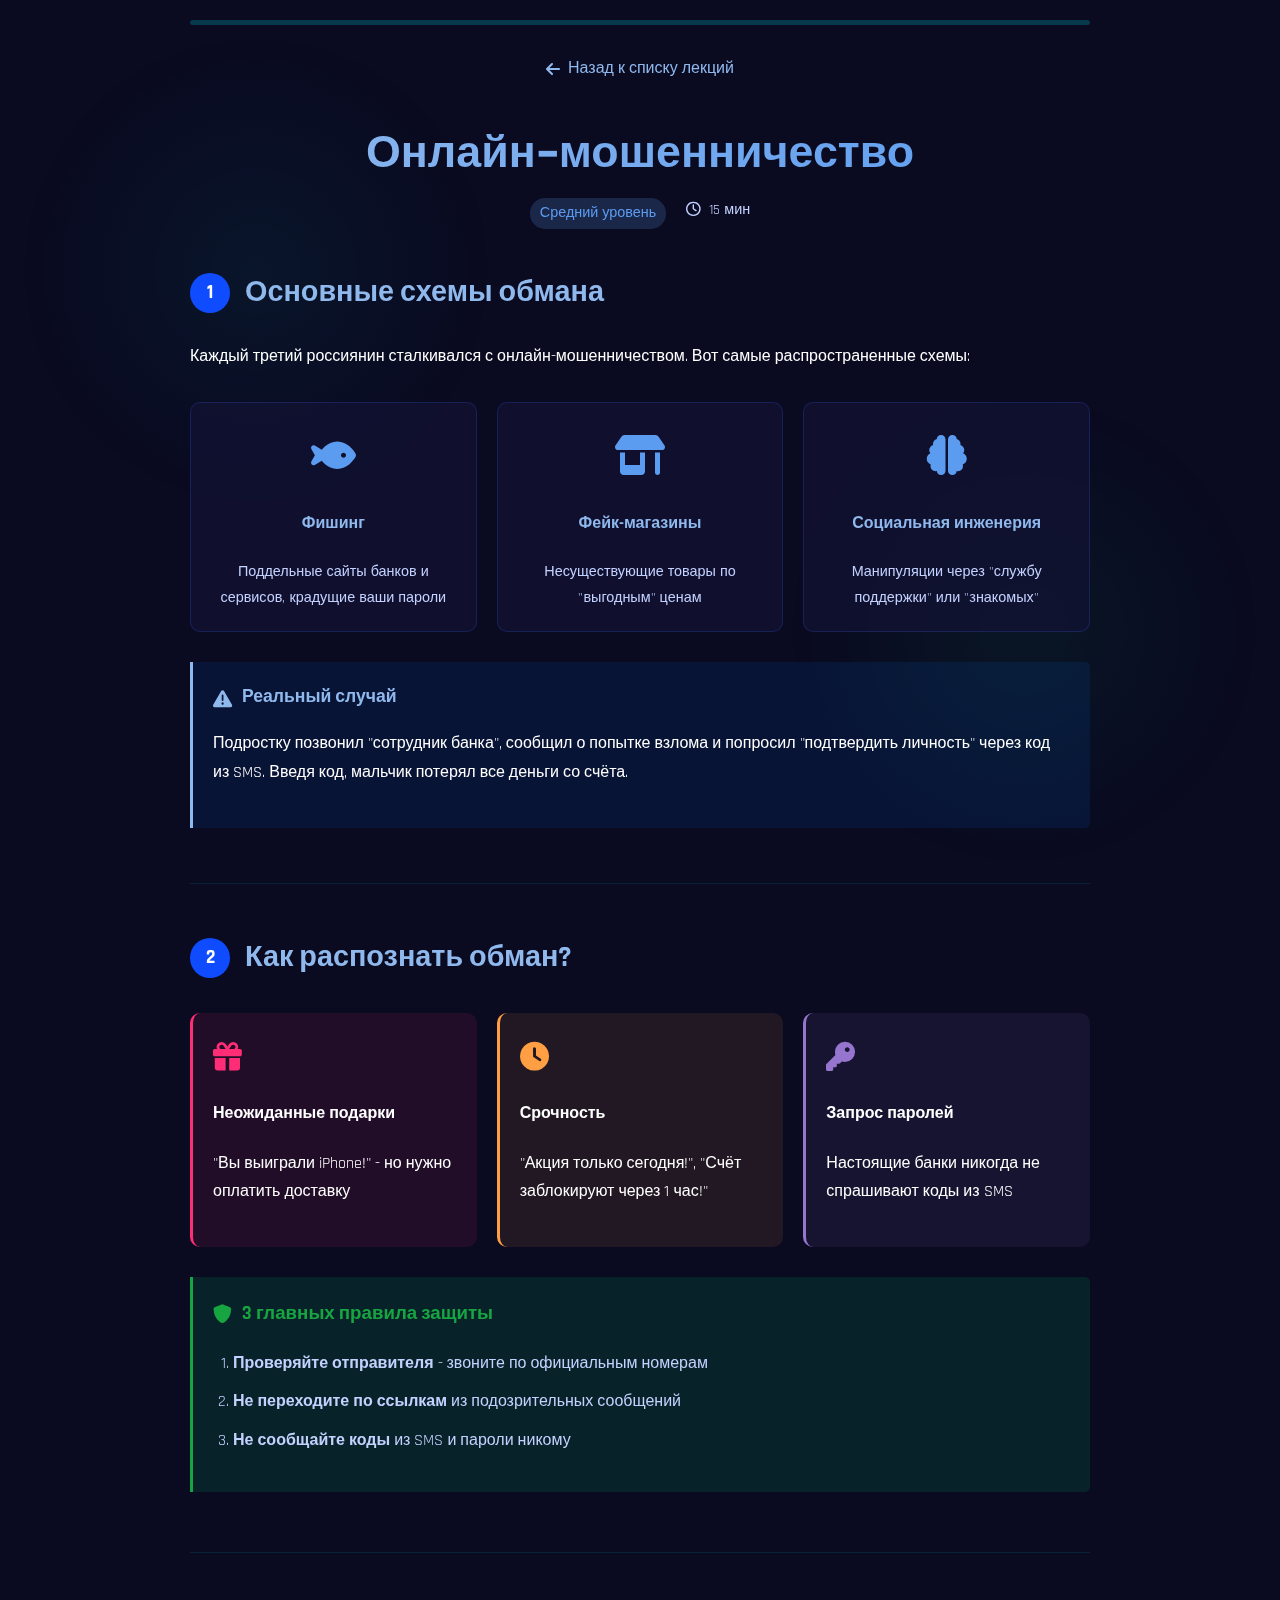
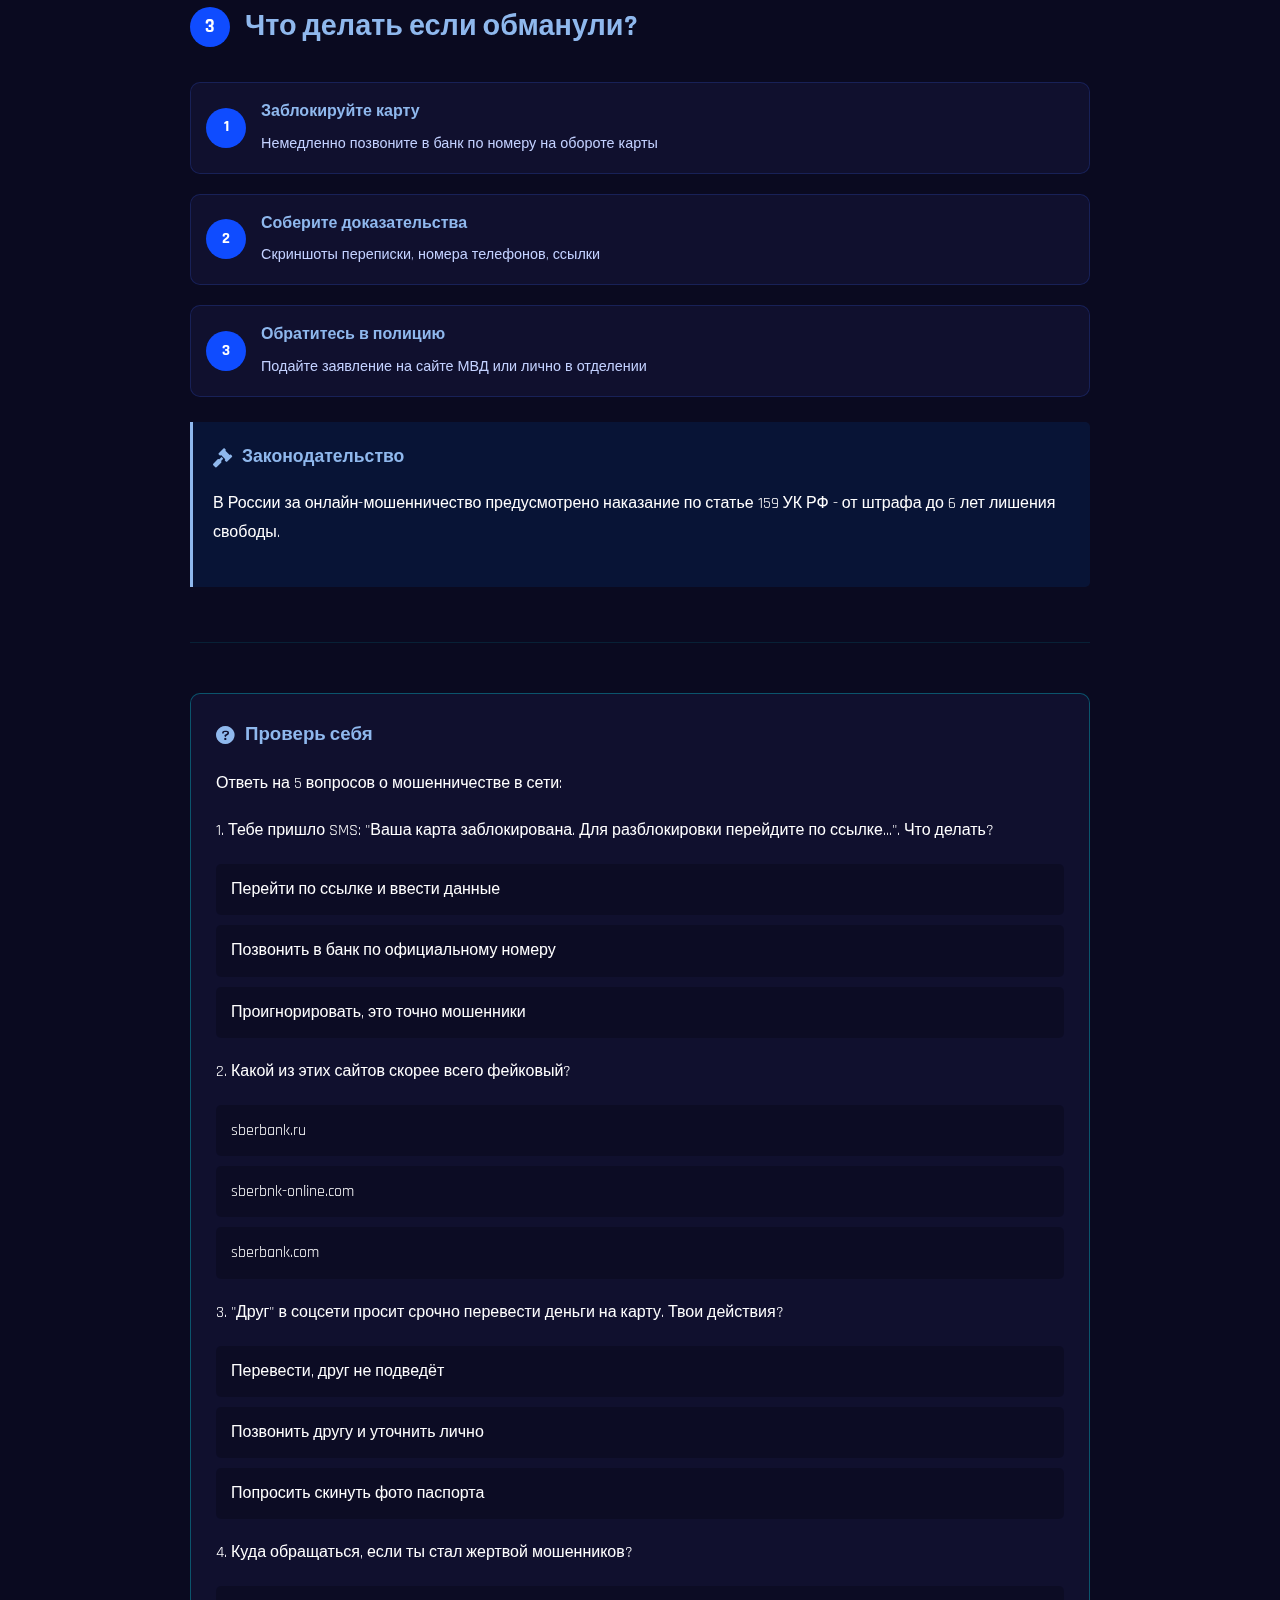
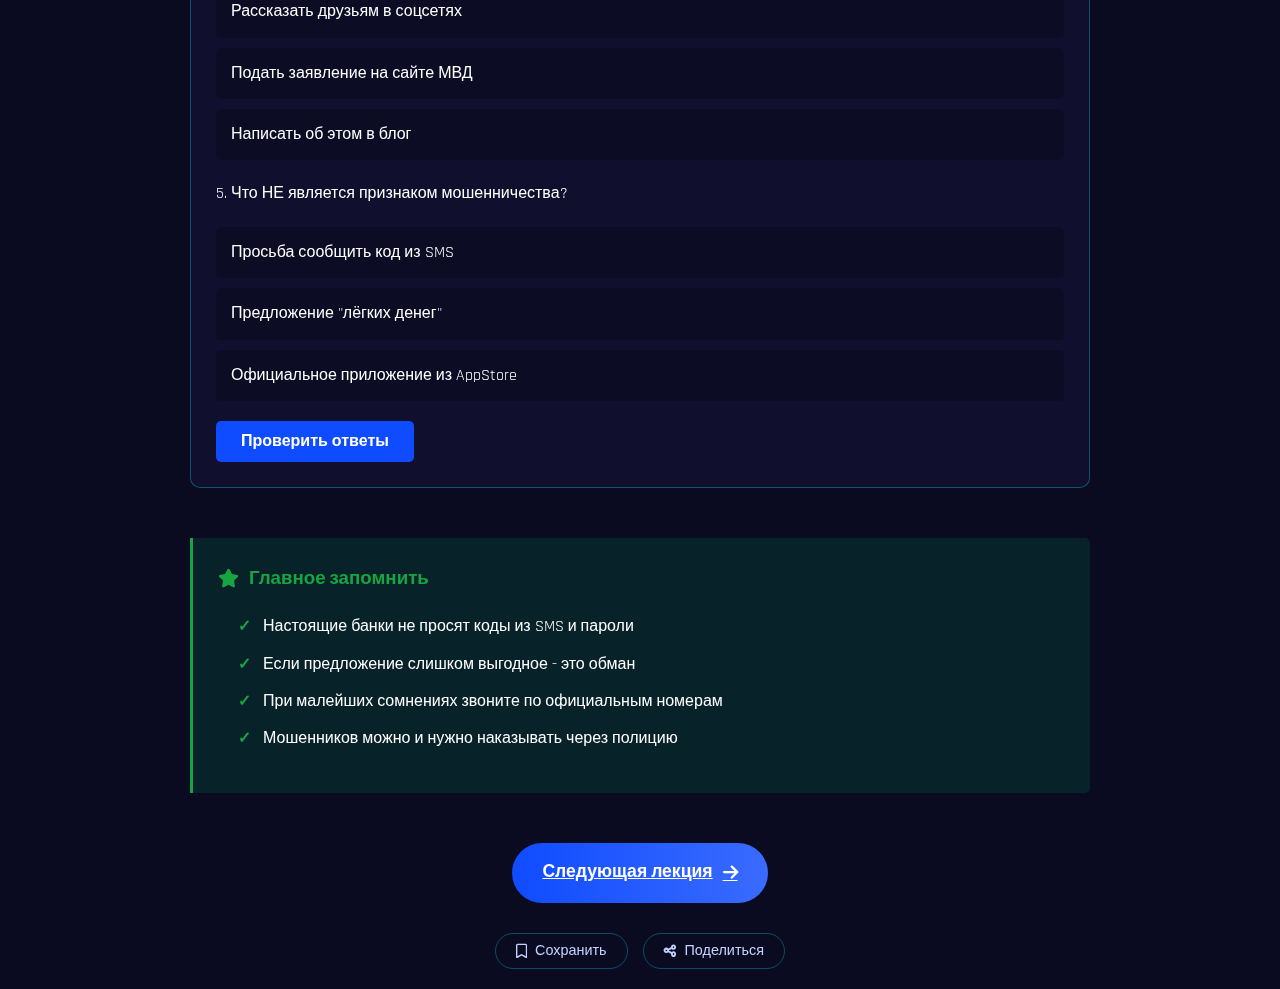
<file: exam/fraud.html>
﻿<!DOCTYPE html>
<html lang="ru">
<head>
    <meta charset="UTF-8">
    <meta name="viewport" content="width=device-width, initial-scale=1.0">
    <title>Онлайн-мошенничество </title>
    <link rel="stylesheet" href="css/fraud.css">
    <link href="https://fonts.googleapis.com/css2?family=Orbitron:wght@500;700&family=Rajdhani:wght@400;500;600;700&display=swap" rel="stylesheet">
    <link rel="stylesheet" href="https://cdnjs.cloudflare.com/ajax/libs/font-awesome/6.0.0-beta3/css/all.min.css">
</head>
<body>
    <div class="lecture-container">
        <div class="progress-bar">
            <div class="progress" id="progress"></div>
        </div>
        
        <div class="lecture-header">
            <a href="../learning.html" class="back-button">
                <i class="fas fa-arrow-left"></i> Назад к списку лекций
            </a>
            <h1 class="lecture-title">Онлайн-мошенничество</h1>
            <div class="lecture-meta">
                <span class="difficulty intermediate">Средний уровень</span>
                <span class="duration"><i class="far fa-clock"></i> 15 мин</span>
            </div>
        </div>
        
        <div class="lecture-section">
            <h2 class="section-title"><span class="title-number">1</span>Основные схемы обмана</h2>
            <div class="section-content">
                <p>Каждый третий россиянин сталкивался с онлайн-мошенничеством. Вот самые распространенные схемы:</p>
                
                <div class="scam-types">
                    <div class="scam-card">
                        <div class="scam-icon"><i class="fas fa-fish"></i></div>
                        <h4>Фишинг</h4>
                        <p>Поддельные сайты банков и сервисов, крадущие ваши пароли</p>
                    </div>
                    <div class="scam-card">
                        <div class="scam-icon"><i class="fas fa-store-alt"></i></div>
                        <h4>Фейк-магазины</h4>
                        <p>Несуществующие товары по "выгодным" ценам</p>
                    </div>
                    <div class="scam-card">
                        <div class="scam-icon"><i class="fas fa-brain"></i></div>
                        <h4>Социальная инженерия</h4>
                        <p>Манипуляции через "службу поддержки" или "знакомых"</p>
                    </div>
                </div>
                
                <div class="example-block">
                    <div class="example-header">
                        <i class="fas fa-exclamation-triangle"></i>
                        <h4>Реальный случай</h4>
                    </div>
                    <p>Подростку позвонил "сотрудник банка", сообщил о попытке взлома и попросил "подтвердить личность" через код из SMS. Введя код, мальчик потерял все деньги со счёта.</p>
                </div>
            </div>
        </div>
        
        <div class="lecture-section">
            <h2 class="section-title"><span class="title-number">2</span>Как распознать обман?</h2>
            <div class="section-content">
                <div class="warning-signs">
                    <div class="sign-card red">
                        <div class="sign-icon"><i class="fas fa-gift"></i></div>
                        <h4>Неожиданные подарки</h4>
                        <p>"Вы выиграли iPhone!" - но нужно оплатить доставку</p>
                    </div>
                    <div class="sign-card orange">
                        <div class="sign-icon"><i class="fas fa-clock"></i></div>
                        <h4>Срочность</h4>
                        <p>"Акция только сегодня!", "Счёт заблокируют через 1 час!"</p>
                    </div>
                    <div class="sign-card purple">
                        <div class="sign-icon"><i class="fas fa-key"></i></div>
                        <h4>Запрос паролей</h4>
                        <p>Настоящие банки никогда не спрашивают коды из SMS</p>
                    </div>
                </div>
                
                <div class="protection-steps">
                    <h3><i class="fas fa-shield-alt"></i> 3 главных правила защиты</h3>
                    <ol>
                        <li><strong>Проверяйте отправителя</strong> - звоните по официальным номерам</li>
                        <li><strong>Не переходите по ссылкам</strong> из подозрительных сообщений</li>
                        <li><strong>Не сообщайте коды</strong> из SMS и пароли никому</li>
                    </ol>
                </div>
            </div>
        </div>
        
        <div class="lecture-section">
            <h2 class="section-title"><span class="title-number">3</span>Что делать если обманули?</h2>
            <div class="section-content">
                <div class="action-steps">
                    <div class="action-card">
                        <div class="action-number">1</div>
                        <div class="action-content">
                            <h4>Заблокируйте карту</h4>
                            <p>Немедленно позвоните в банк по номеру на обороте карты</p>
                        </div>
                    </div>
                    <div class="action-card">
                        <div class="action-number">2</div>
                        <div class="action-content">
                            <h4>Соберите доказательства</h4>
                            <p>Скриншоты переписки, номера телефонов, ссылки</p>
                        </div>
                    </div>
                    <div class="action-card">
                        <div class="action-number">3</div>
                        <div class="action-content">
                            <h4>Обратитесь в полицию</h4>
                            <p>Подайте заявление на сайте МВД или лично в отделении</p>
                        </div>
                    </div>
                </div>
                
                <div class="example-block">
                    <div class="example-header">
                        <i class="fas fa-gavel"></i>
                        <h4>Законодательство</h4>
                    </div>
                    <p>В России за онлайн-мошенничество предусмотрено наказание по статье 159 УК РФ - от штрафа до 6 лет лишения свободы.</p>
                </div>
            </div>
        </div>
        
        <div class="quiz-block">
            <h3><i class="fas fa-question-circle"></i> Проверь себя</h3>
            <p>Ответь на 5 вопросов о мошенничестве в сети:</p>
            
            <div class="quiz-question" id="question1">
                <p>1. Тебе пришло SMS: "Ваша карта заблокирована. Для разблокировки перейдите по ссылке...". Что делать?</p>
                <div class="quiz-options">
                    <div class="quiz-option" onclick="checkAnswer(this, false)">Перейти по ссылке и ввести данные</div>
                    <div class="quiz-option" onclick="checkAnswer(this, true)">Позвонить в банк по официальному номеру</div>
                    <div class="quiz-option" onclick="checkAnswer(this, false)">Проигнорировать, это точно мошенники</div>
                </div>
            </div>
            
            <div class="quiz-question" id="question2">
                <p>2. Какой из этих сайтов скорее всего фейковый?</p>
                <div class="quiz-options">
                    <div class="quiz-option" onclick="checkAnswer(this, false)">sberbank.ru</div>
                    <div class="quiz-option" onclick="checkAnswer(this, true)">sberbnk-online.com</div>
                    <div class="quiz-option" onclick="checkAnswer(this, false)">sberbank.com</div>
                </div>
            </div>
            
            <div class="quiz-question" id="question3">
                <p>3. "Друг" в соцсети просит срочно перевести деньги на карту. Твои действия?</p>
                <div class="quiz-options">
                    <div class="quiz-option" onclick="checkAnswer(this, false)">Перевести, друг не подведёт</div>
                    <div class="quiz-option" onclick="checkAnswer(this, true)">Позвонить другу и уточнить лично</div>
                    <div class="quiz-option" onclick="checkAnswer(this, false)">Попросить скинуть фото паспорта</div>
                </div>
            </div>
            
            <div class="quiz-question" id="question4">
                <p>4. Куда обращаться, если ты стал жертвой мошенников?</p>
                <div class="quiz-options">
                    <div class="quiz-option" onclick="checkAnswer(this, false)">Рассказать друзьям в соцсетях</div>
                    <div class="quiz-option" onclick="checkAnswer(this, true)">Подать заявление на сайте МВД</div>
                    <div class="quiz-option" onclick="checkAnswer(this, false)">Написать об этом в блог</div>
                </div>
            </div>
            
            <div class="quiz-question" id="question5">
                <p>5. Что НЕ является признаком мошенничества?</p>
                <div class="quiz-options">
                    <div class="quiz-option" onclick="checkAnswer(this, false)">Просьба сообщить код из SMS</div>
                    <div class="quiz-option" onclick="checkAnswer(this, false)">Предложение "лёгких денег"</div>
                    <div class="quiz-option" onclick="checkAnswer(this, true)">Официальное приложение из AppStore</div>
                </div>
            </div>
            
            <button class="quiz-submit" onclick="showResults()">Проверить ответы</button>
            <div id="quiz-results" style="display: none; margin-top: 20px; padding: 15px; background: rgba(0,255,136,0.1); border-radius: 5px;"></div>
        </div>
        
        <div class="conclusion-block">
            <h3><i class="fas fa-star"></i> Главное запомнить</h3>
            <ul class="key-points">
                <li>Настоящие банки не просят коды из SMS и пароли</li>
                <li>Если предложение слишком выгодное - это обман</li>
                <li>При малейших сомнениях звоните по официальным номерам</li>
                <li>Мошенников можно и нужно наказывать через полицию</li>
            </ul>
        </div>
        
        <div class="lecture-footer">
           <a href="phishing.html" class="next-lecture">
               Следующая лекция  <i class="fas fa-arrow-right"></i> 
            </a>
            <div class="lecture-actions">
                <button class="action-button"><i class="far fa-bookmark"></i> Сохранить</button>
                <button class="action-button"><i class="fas fa-share-alt"></i> Поделиться</button>
            </div>
        </div>
    </div>

    <script src="js/fraud.js"></script>
</body>
</html>
</file>
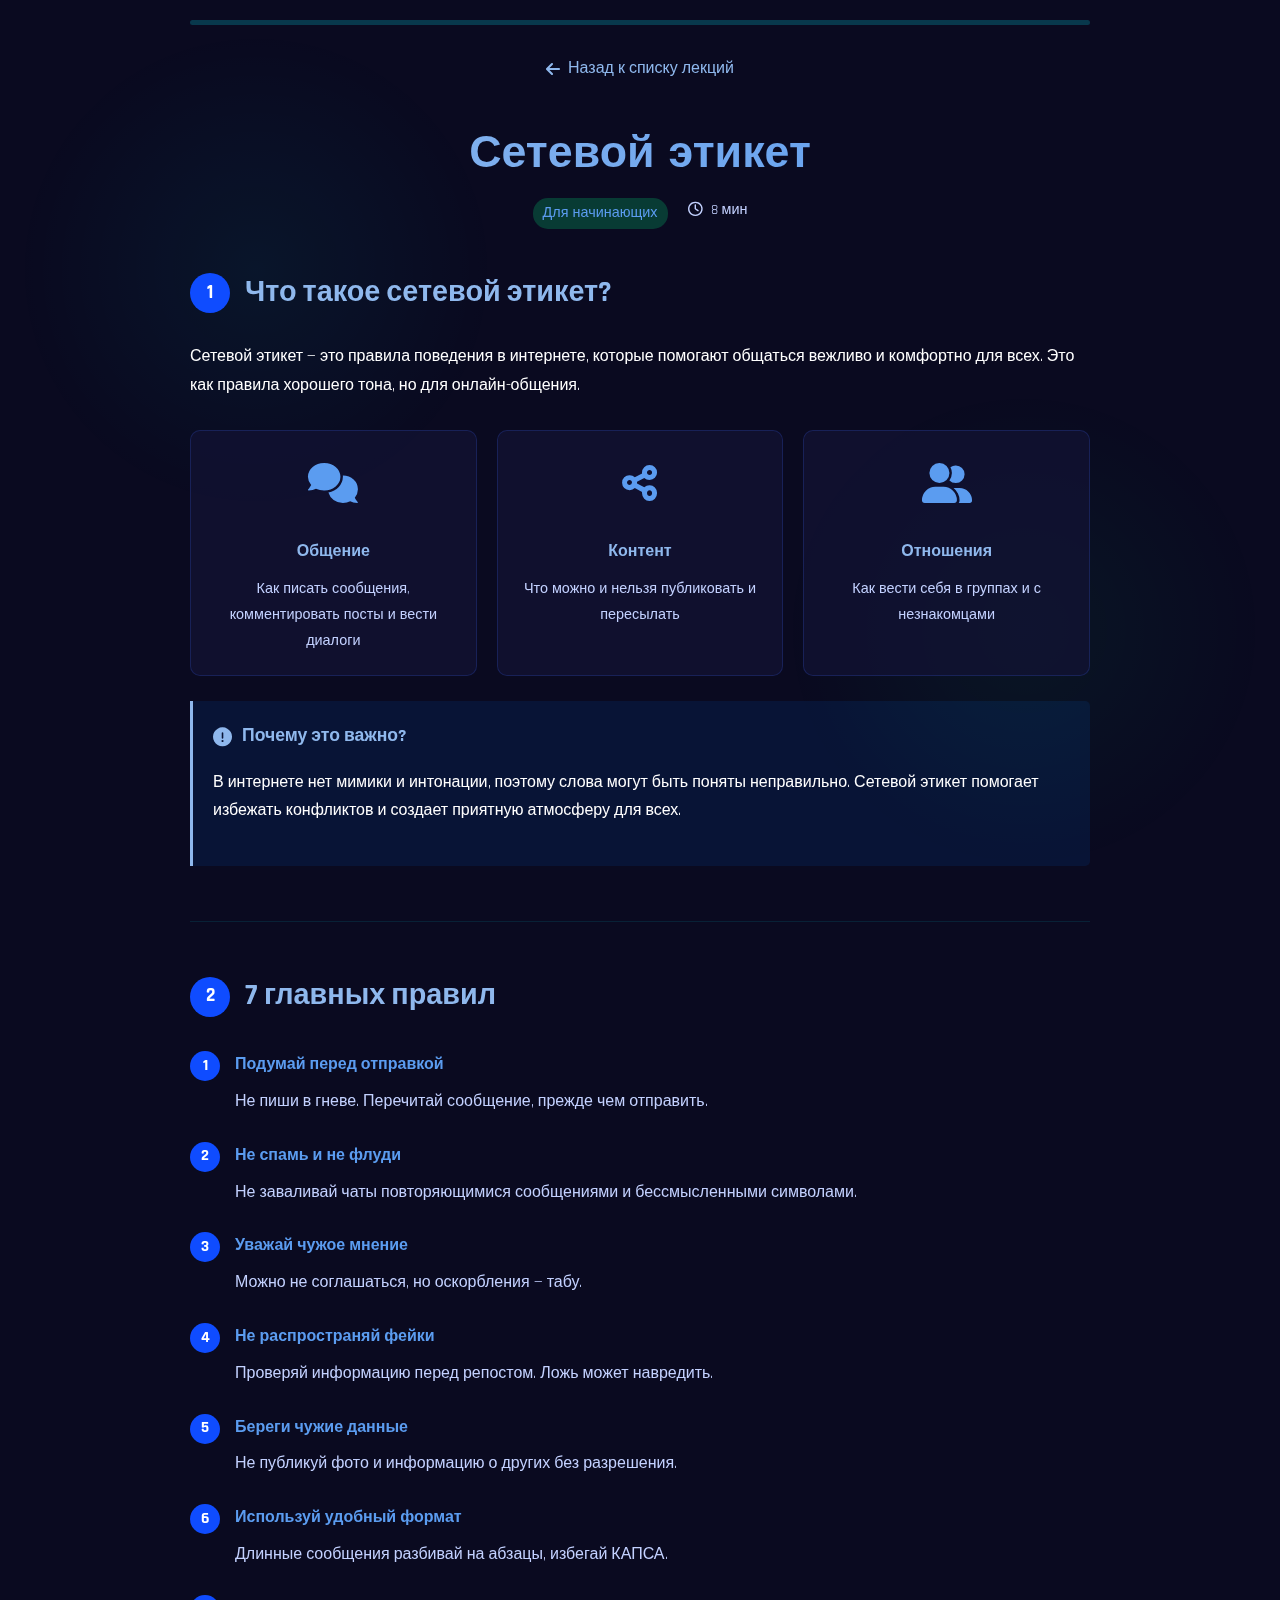
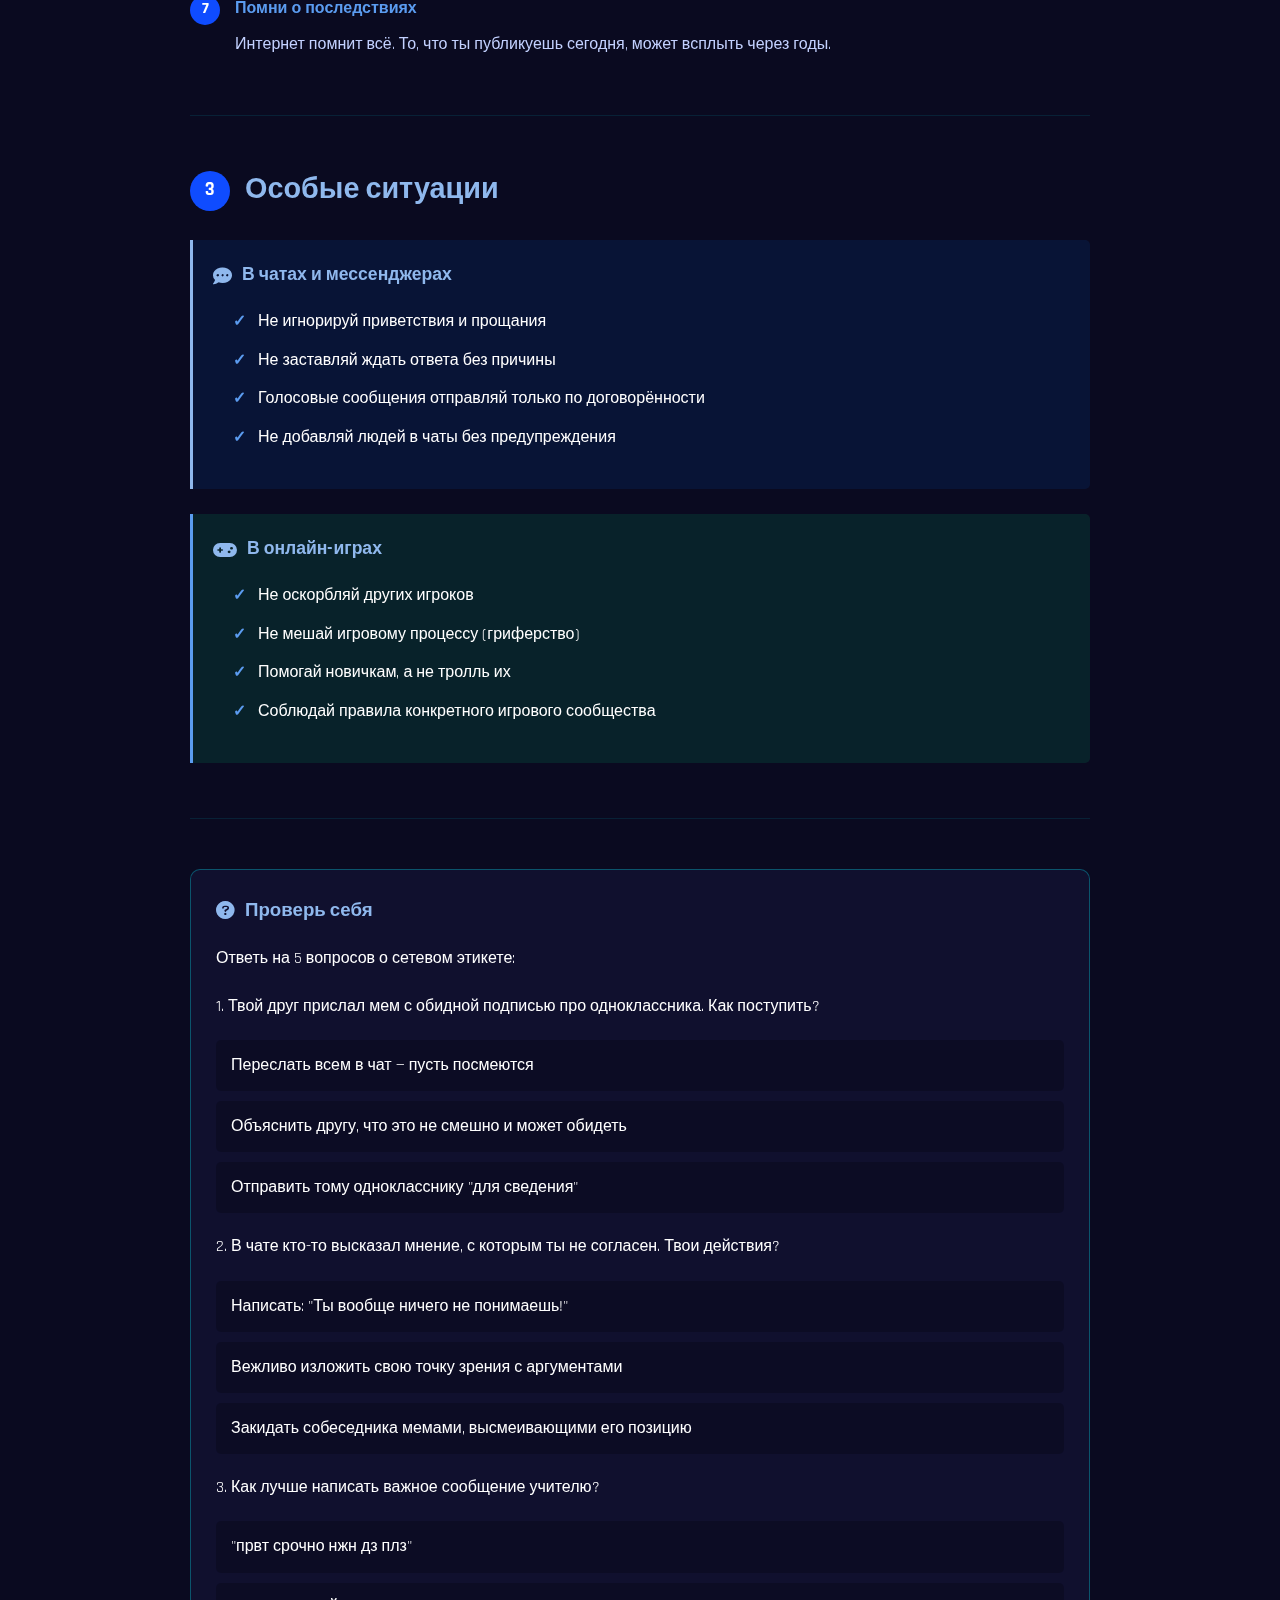
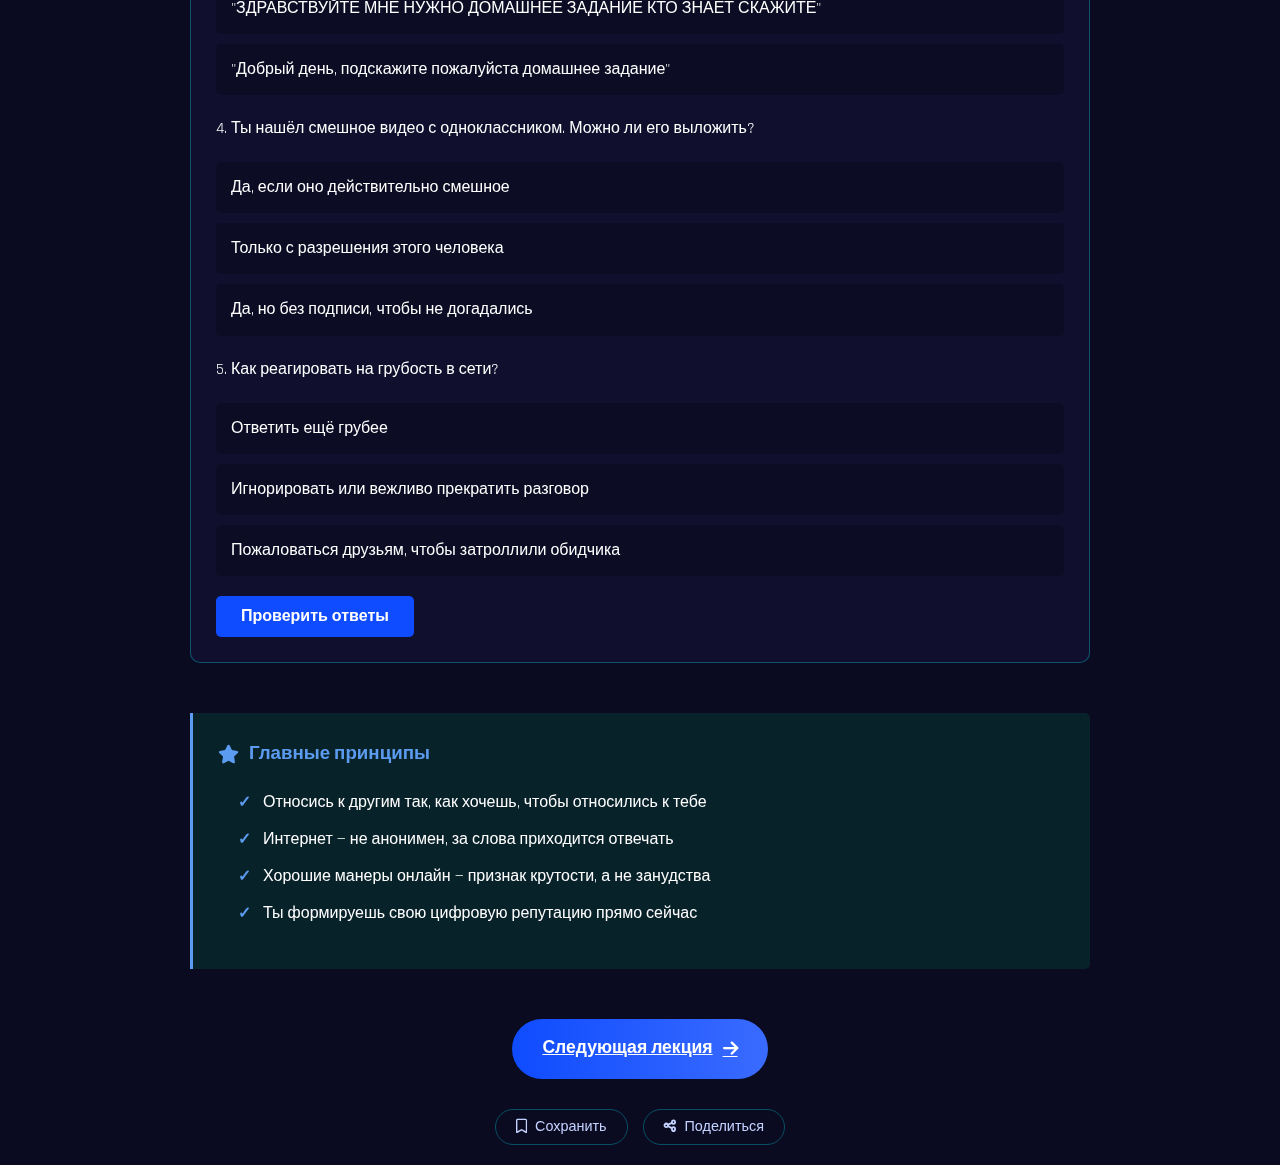
<file: exam/netiquette.html>
﻿<!DOCTYPE html>
<html lang="ru">
<head>
    <meta charset="UTF-8">
    <meta name="viewport" content="width=device-width, initial-scale=1.0">
    <title>Сетевой этикет </title>
    <link rel="stylesheet" href="css/netiquette.css">
    <link href="https://fonts.googleapis.com/css2?family=Orbitron:wght@500;700&family=Rajdhani:wght@400;500;600;700&display=swap" rel="stylesheet">
    <link rel="stylesheet" href="https://cdnjs.cloudflare.com/ajax/libs/font-awesome/6.0.0-beta3/css/all.min.css">
</head>
<body>
    <div class="lecture-container">
        <div class="progress-bar">
            <div class="progress" id="progress"></div>
        </div>
        
        <div class="lecture-header">
            <a href="../learning.html" class="back-button">
                <i class="fas fa-arrow-left"></i> Назад к списку лекций
            </a>
            <h1 class="lecture-title">Сетевой этикет</h1>
            <div class="lecture-meta">
                <span class="difficulty beginner">Для начинающих</span>
                <span class="duration"><i class="far fa-clock"></i> 8 мин</span>
            </div>
        </div>
        
        <div class="lecture-section">
            <h2 class="section-title"><span class="title-number">1</span>Что такое сетевой этикет?</h2>
            <div class="section-content">
                <p>Сетевой этикет — это правила поведения в интернете, которые помогают общаться вежливо и комфортно для всех. Это как правила хорошего тона, но для онлайн-общения.</p>
                
                <div class="types-grid">
                    <div class="type-card">
                        <div class="type-icon"><i class="fas fa-comments"></i></div>
                        <h4>Общение</h4>
                        <p>Как писать сообщения, комментировать посты и вести диалоги</p>
                    </div>
                    <div class="type-card">
                        <div class="type-icon"><i class="fas fa-share-alt"></i></div>
                        <h4>Контент</h4>
                        <p>Что можно и нельзя публиковать и пересылать</p>
                    </div>
                    <div class="type-card">
                        <div class="type-icon"><i class="fas fa-user-friends"></i></div>
                        <h4>Отношения</h4>
                        <p>Как вести себя в группах и с незнакомцами</p>
                    </div>
                </div>
                
                <div class="example-block">
                    <div class="example-header">
                        <i class="fas fa-exclamation-circle"></i>
                        <h4>Почему это важно?</h4>
                    </div>
                    <p>В интернете нет мимики и интонации, поэтому слова могут быть поняты неправильно. Сетевой этикет помогает избежать конфликтов и создает приятную атмосферу для всех.</p>
                </div>
            </div>
        </div>
        
        <div class="lecture-section">
            <h2 class="section-title"><span class="title-number">2</span>7 главных правил</h2>
            <div class="section-content">
                <div class="steps">
                    <div class="step">
                        <div class="step-number">1</div>
                        <div class="step-content">
                            <h4>Подумай перед отправкой</h4>
                            <p>Не пиши в гневе. Перечитай сообщение, прежде чем отправить.</p>
                        </div>
                    </div>
                    <div class="step">
                        <div class="step-number">2</div>
                        <div class="step-content">
                            <h4>Не спамь и не флуди</h4>
                            <p>Не заваливай чаты повторяющимися сообщениями и бессмысленными символами.</p>
                        </div>
                    </div>
                    <div class="step">
                        <div class="step-number">3</div>
                        <div class="step-content">
                            <h4>Уважай чужое мнение</h4>
                            <p>Можно не соглашаться, но оскорбления — табу.</p>
                        </div>
                    </div>
                    <div class="step">
                        <div class="step-number">4</div>
                        <div class="step-content">
                            <h4>Не распространяй фейки</h4>
                            <p>Проверяй информацию перед репостом. Ложь может навредить.</p>
                        </div>
                    </div>
                    <div class="step">
                        <div class="step-number">5</div>
                        <div class="step-content">
                            <h4>Береги чужие данные</h4>
                            <p>Не публикуй фото и информацию о других без разрешения.</p>
                        </div>
                    </div>
                    <div class="step">
                        <div class="step-number">6</div>
                        <div class="step-content">
                            <h4>Используй удобный формат</h4>
                            <p>Длинные сообщения разбивай на абзацы, избегай КАПСА.</p>
                        </div>
                    </div>
                    <div class="step">
                        <div class="step-number">7</div>
                        <div class="step-content">
                            <h4>Помни о последствиях</h4>
                            <p>Интернет помнит всё. То, что ты публикуешь сегодня, может всплыть через годы.</p>
                        </div>
                    </div>
                </div>
            </div>
        </div>
        
        <div class="lecture-section">
            <h2 class="section-title"><span class="title-number">3</span>Особые ситуации</h2>
            <div class="section-content">
                <div class="example-block">
                    <div class="example-header">
                        <i class="fas fa-comment-dots"></i>
                        <h4>В чатах и мессенджерах</h4>
                    </div>
                    <ul class="key-points">
                        <li>Не игнорируй приветствия и прощания</li>
                        <li>Не заставляй ждать ответа без причины</li>
                        <li>Голосовые сообщения отправляй только по договорённости</li>
                        <li>Не добавляй людей в чаты без предупреждения</li>
                    </ul>
                </div>
                
                <div class="example-block" style="margin-top:25px; background:rgba(0,255,136,0.1); border-left-color:#5B9CF0;">
                    <div class="example-header">
                        <i class="fas fa-gamepad"></i>
                        <h4>В онлайн-играх</h4>
                    </div>
                    <ul class="key-points">
                        <li>Не оскорбляй других игроков</li>
                        <li>Не мешай игровому процессу (гриферство)</li>
                        <li>Помогай новичкам, а не тролль их</li>
                        <li>Соблюдай правила конкретного игрового сообщества</li>
                    </ul>
                </div>
            </div>
        </div>
        
        <div class="quiz-block">
            <h3><i class="fas fa-question-circle"></i> Проверь себя</h3>
            <p>Ответь на 5 вопросов о сетевом этикете:</p>
            
            <div class="quiz-question" id="question1">
                <p>1. Твой друг прислал мем с обидной подписью про одноклассника. Как поступить?</p>
                <div class="quiz-options">
                    <div class="quiz-option" onclick="checkAnswer(this, false)">Переслать всем в чат — пусть посмеются</div>
                    <div class="quiz-option" onclick="checkAnswer(this, true)">Объяснить другу, что это не смешно и может обидеть</div>
                    <div class="quiz-option" onclick="checkAnswer(this, false)">Отправить тому однокласснику "для сведения"</div>
                </div>
            </div>
            
            <div class="quiz-question" id="question2">
                <p>2. В чате  кто-то высказал мнение, с которым ты не согласен. Твои действия?</p>
                <div class="quiz-options">
                    <div class="quiz-option" onclick="checkAnswer(this, false)">Написать: "Ты вообще ничего не понимаешь!"</div>
                    <div class="quiz-option" onclick="checkAnswer(this, true)">Вежливо изложить свою точку зрения с аргументами</div>
                    <div class="quiz-option" onclick="checkAnswer(this, false)">Закидать собеседника мемами, высмеивающими его позицию</div>
                </div>
            </div>
            
            <div class="quiz-question" id="question3">
                <p>3. Как лучше написать важное сообщение учителю?</p>
                <div class="quiz-options">
                    <div class="quiz-option" onclick="checkAnswer(this, false)">"првт срочно нжн дз плз"</div>
                    <div class="quiz-option" onclick="checkAnswer(this, false)">"ЗДРАВСТВУЙТЕ МНЕ НУЖНО ДОМАШНЕЕ ЗАДАНИЕ КТО ЗНАЕТ СКАЖИТЕ"</div>
                    <div class="quiz-option" onclick="checkAnswer(this, true)">"Добрый день, подскажите пожалуйста домашнее задание"</div>
                </div>
            </div>
            
            <div class="quiz-question" id="question4">
                <p>4. Ты нашёл смешное видео с одноклассником. Можно ли его выложить?</p>
                <div class="quiz-options">
                    <div class="quiz-option" onclick="checkAnswer(this, false)">Да, если оно действительно смешное</div>
                    <div class="quiz-option" onclick="checkAnswer(this, true)">Только с разрешения этого человека</div>
                    <div class="quiz-option" onclick="checkAnswer(this, false)">Да, но без подписи, чтобы не догадались</div>
                </div>
            </div>
            
            <div class="quiz-question" id="question5">
                <p>5. Как реагировать на грубость в сети?</p>
                <div class="quiz-options">
                    <div class="quiz-option" onclick="checkAnswer(this, false)">Ответить ещё грубее</div>
                    <div class="quiz-option" onclick="checkAnswer(this, true)">Игнорировать или вежливо прекратить разговор</div>
                    <div class="quiz-option" onclick="checkAnswer(this, false)">Пожаловаться друзьям, чтобы затроллили обидчика</div>
                </div>
            </div>
            
            <button class="quiz-submit" onclick="showResults()">Проверить ответы</button>
            <div id="quiz-results" style="display: none; margin-top: 20px; padding: 15px; background: rgba(0,255,136,0.1); border-radius: 5px;"></div>
        </div>
        
        <div class="conclusion-block">
            <h3><i class="fas fa-star"></i> Главные принципы</h3>
            <ul class="key-points">
                <li>Относись к другим так, как хочешь, чтобы относились к тебе</li>
                <li>Интернет — не анонимен, за слова приходится отвечать</li>
                <li>Хорошие манеры онлайн — признак крутости, а не занудства</li>
                <li>Ты формируешь свою цифровую репутацию прямо сейчас</li>
            </ul>
        </div>
        
        <div class="lecture-footer">
            <a href="cyberterrorism.html" class="next-lecture">
               Следующая лекция  <i class="fas fa-arrow-right"></i> 
            </a>
            <div class="lecture-actions">
                <button class="action-button"><i class="far fa-bookmark"></i> Сохранить</button>
                <button class="action-button"><i class="fas fa-share-alt"></i> Поделиться</button>
            </div>
        </div>
    </div>

    <script src="js/netiquette.js"></script>
</body>
</html>
</file>
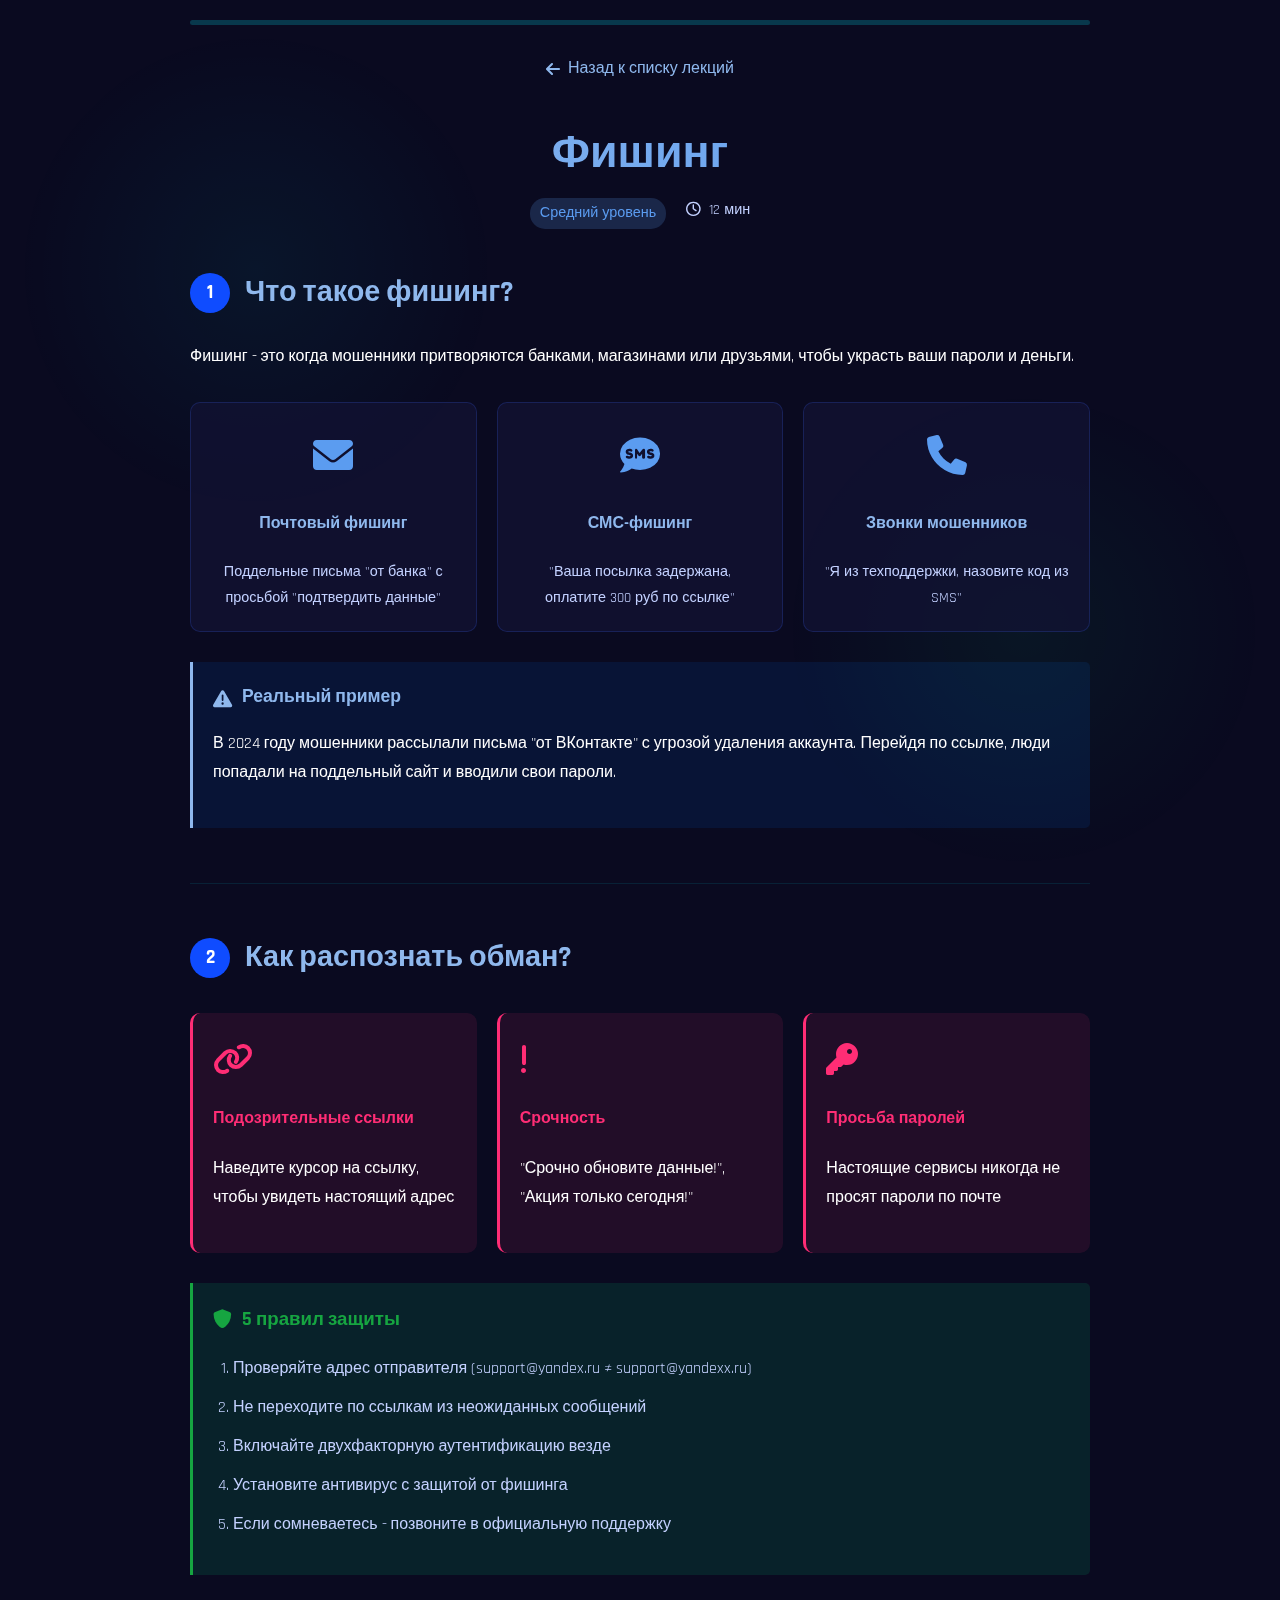
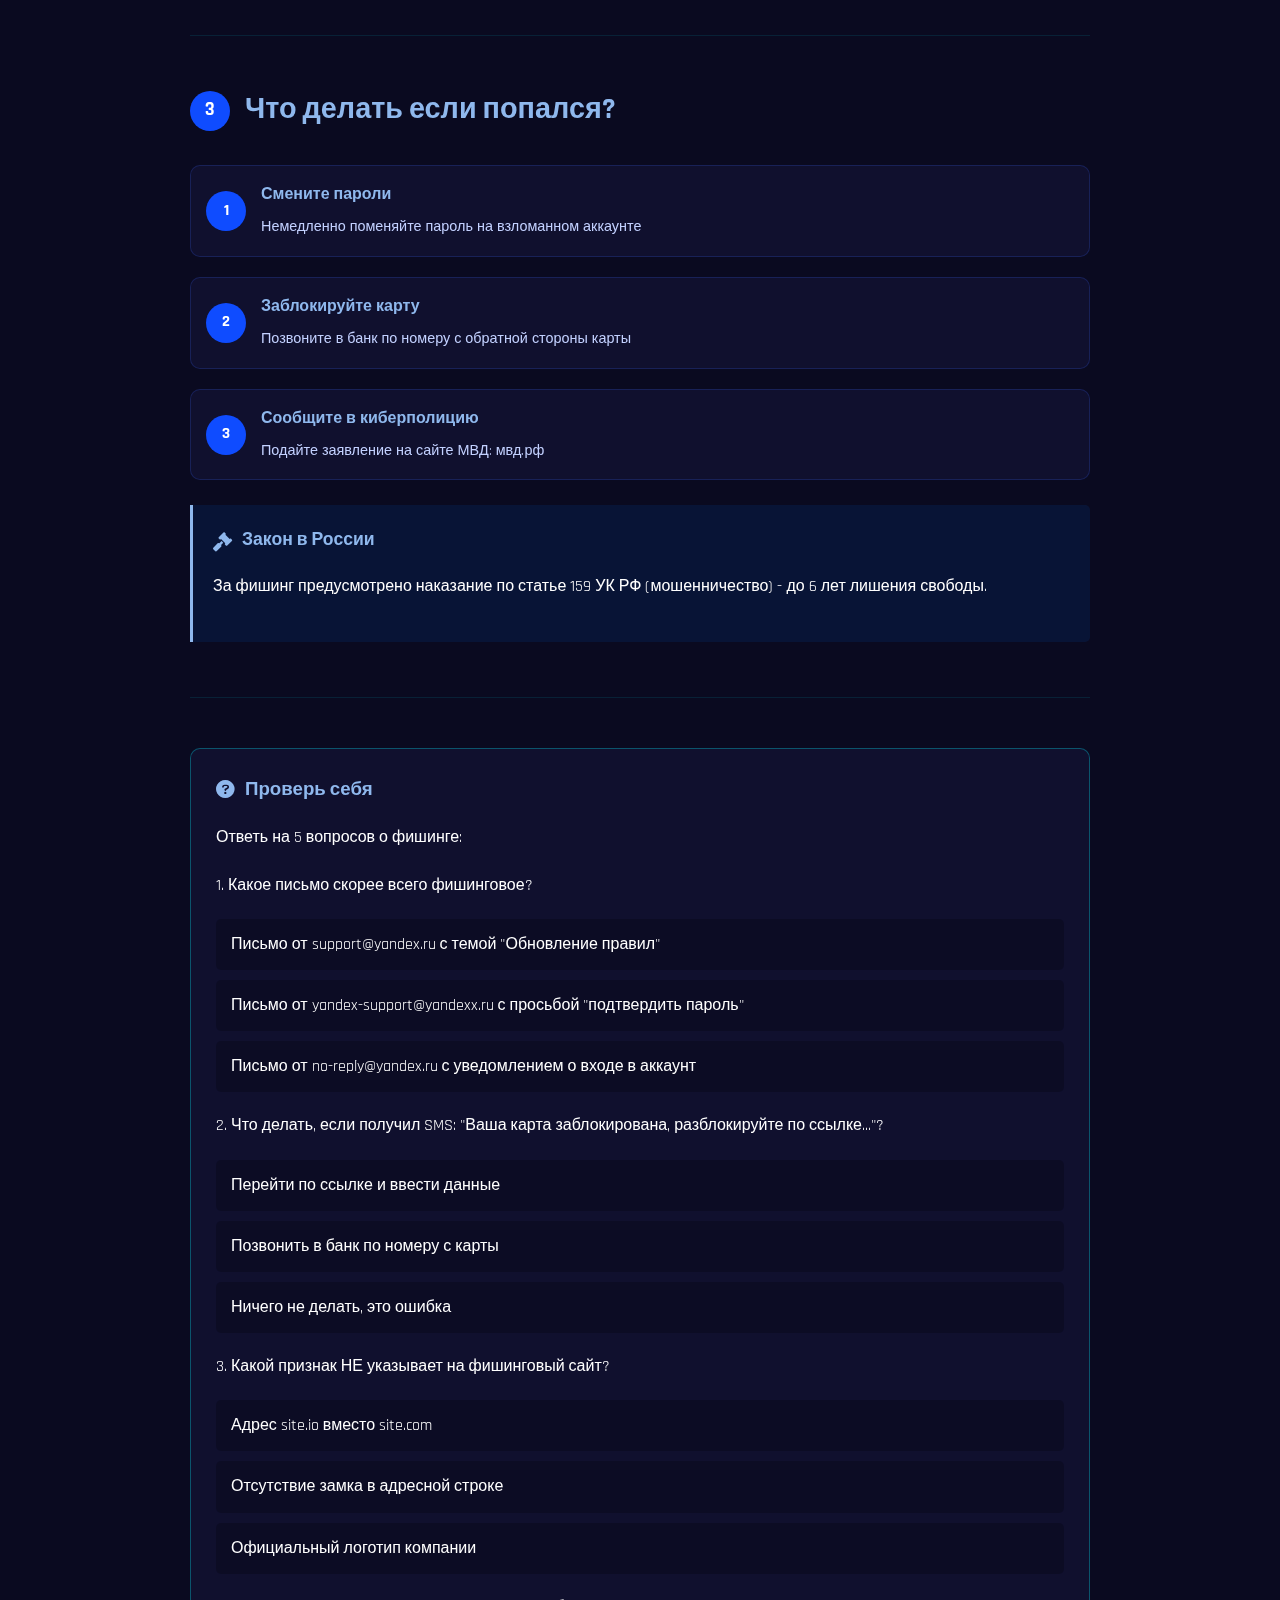
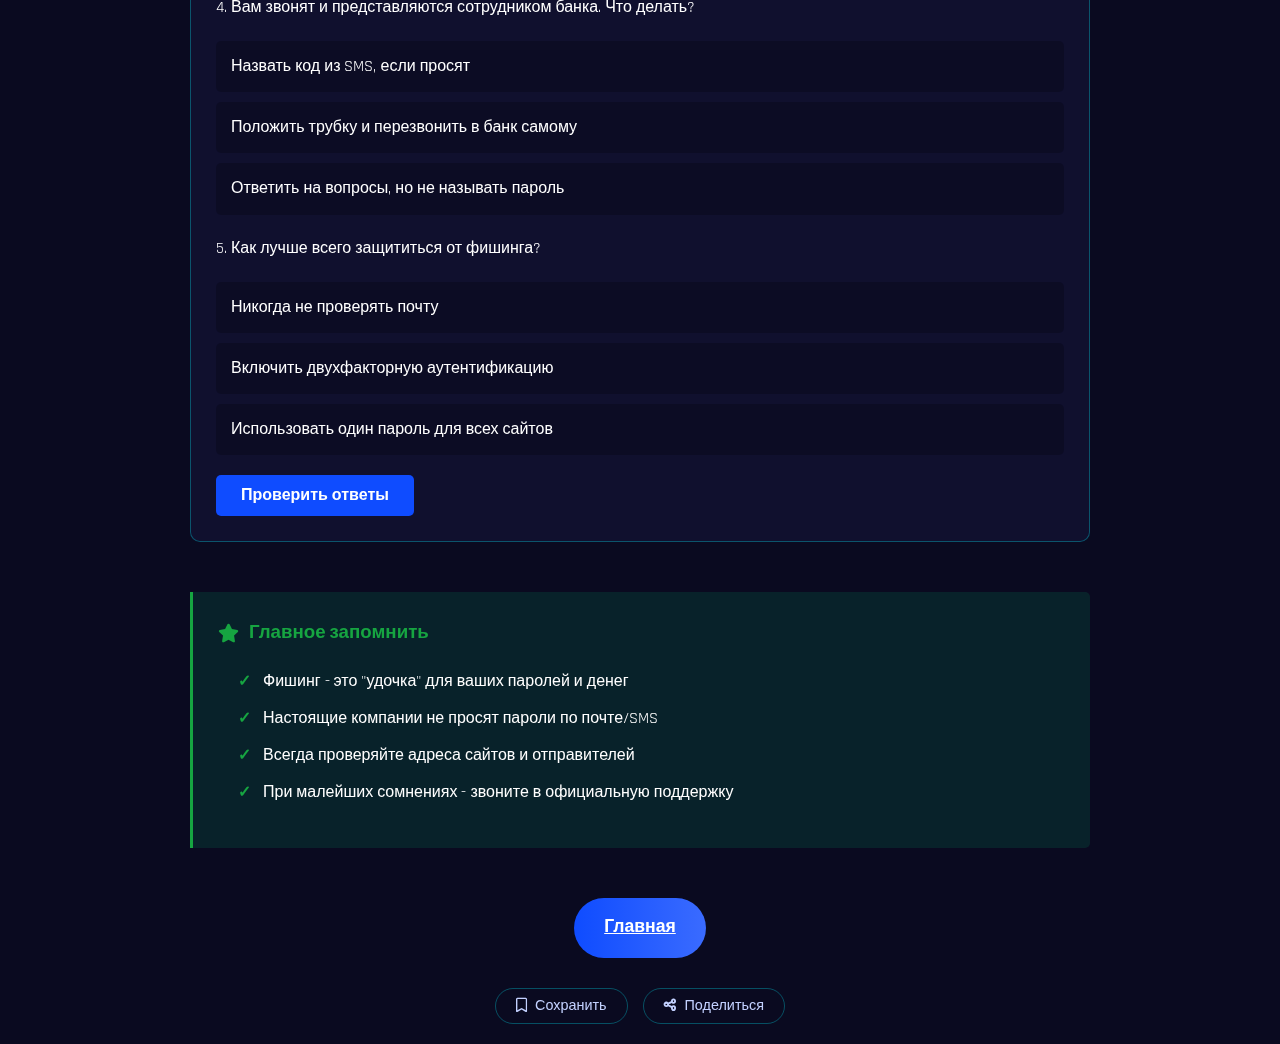
<file: exam/phishing.html>
﻿<!DOCTYPE html>
<html lang="ru">
<head>
    <meta charset="UTF-8">
    <meta name="viewport" content="width=device-width, initial-scale=1.0">
    <title>Фишинг</title>
    <link rel="stylesheet" href="css/phishing.css">
    <link href="https://fonts.googleapis.com/css2?family=Orbitron:wght@500;700&family=Rajdhani:wght@400;500;600;700&display=swap" rel="stylesheet">
    <link rel="stylesheet" href="https://cdnjs.cloudflare.com/ajax/libs/font-awesome/6.0.0-beta3/css/all.min.css">
</head>
<body>
    <div class="lecture-container">
        <div class="progress-bar">
            <div class="progress" id="progress"></div>
        </div>
        
        <div class="lecture-header">
            <a href="../learning.html" class="back-button">
                <i class="fas fa-arrow-left"></i> Назад к списку лекций
            </a>
            <h1 class="lecture-title">Фишинг</h1>
            <div class="lecture-meta">
                <span class="difficulty intermediate">Средний уровень</span>
                <span class="duration"><i class="far fa-clock"></i> 12 мин</span>
            </div>
        </div>
        
        <div class="lecture-section">
            <h2 class="section-title"><span class="title-number">1</span>Что такое фишинг?</h2>
            <div class="section-content">
                <p>Фишинг - это когда мошенники притворяются банками, магазинами или друзьями, чтобы украсть ваши пароли и деньги.</p>
                
                <div class="types-grid">
                    <div class="type-card">
                        <div class="type-icon"><i class="fas fa-envelope"></i></div>
                        <h4>Почтовый фишинг</h4>
                        <p>Поддельные письма "от банка" с просьбой "подтвердить данные"</p>
                    </div>
                    <div class="type-card">
                        <div class="type-icon"><i class="fas fa-sms"></i></div>
                        <h4>СМС-фишинг</h4>
                        <p>"Ваша посылка задержана, оплатите 300 руб по ссылке"</p>
                    </div>
                    <div class="type-card">
                        <div class="type-icon"><i class="fas fa-phone"></i></div>
                        <h4>Звонки мошенников</h4>
                        <p>"Я из техподдержки, назовите код из SMS"</p>
                    </div>
                </div>
                
                <div class="example-block">
                    <div class="example-header">
                        <i class="fas fa-exclamation-triangle"></i>
                        <h4>Реальный пример</h4>
                    </div>
                    <p>В 2024 году мошенники рассылали письма "от ВКонтакте" с угрозой удаления аккаунта. Перейдя по ссылке, люди попадали на поддельный сайт и вводили свои пароли.</p>
                </div>
            </div>
        </div>
        
        <div class="lecture-section">
            <h2 class="section-title"><span class="title-number">2</span>Как распознать обман?</h2>
            <div class="section-content">
                <div class="warning-signs">
                    <div class="sign-card">
                        <div class="sign-icon"><i class="fas fa-link"></i></div>
                        <h4>Подозрительные ссылки</h4>
                        <p>Наведите курсор на ссылку, чтобы увидеть настоящий адрес</p>
                    </div>
                    <div class="sign-card">
                        <div class="sign-icon"><i class="fas fa-exclamation"></i></div>
                        <h4>Срочность</h4>
                        <p>"Срочно обновите данные!", "Акция только сегодня!"</p>
                    </div>
                    <div class="sign-card">
                        <div class="sign-icon"><i class="fas fa-key"></i></div>
                        <h4>Просьба паролей</h4>
                        <p>Настоящие сервисы никогда не просят пароли по почте</p>
                    </div>
                </div>
                
                <div class="protection-tips">
                    <h3><i class="fas fa-shield-alt"></i> 5 правил защиты</h3>
                    <ol>
                        <li>Проверяйте адрес отправителя (support@yandex.ru ≠ support@yandexx.ru)</li>
                        <li>Не переходите по ссылкам из неожиданных сообщений</li>
                        <li>Включайте двухфакторную аутентификацию везде</li>
                        <li>Установите антивирус с защитой от фишинга</li>
                        <li>Если сомневаетесь - позвоните в официальную поддержку</li>
                    </ol>
                </div>
            </div>
        </div>
        
        <div class="lecture-section">
            <h2 class="section-title"><span class="title-number">3</span>Что делать если попался?</h2>
            <div class="section-content">
                <div class="action-steps">
                    <div class="action-card">
                        <div class="action-number">1</div>
                        <div class="action-content">
                            <h4>Смените пароли</h4>
                            <p>Немедленно поменяйте пароль на взломанном аккаунте</p>
                        </div>
                    </div>
                    <div class="action-card">
                        <div class="action-number">2</div>
                        <div class="action-content">
                            <h4>Заблокируйте карту</h4>
                            <p>Позвоните в банк по номеру с обратной стороны карты</p>
                        </div>
                    </div>
                    <div class="action-card">
                        <div class="action-number">3</div>
                        <div class="action-content">
                            <h4>Сообщите в киберполицию</h4>
                            <p>Подайте заявление на сайте МВД: мвд.рф</p>
                        </div>
                    </div>
                </div>
                
                <div class="example-block">
                    <div class="example-header">
                        <i class="fas fa-gavel"></i>
                        <h4>Закон в России</h4>
                    </div>
                    <p>За фишинг предусмотрено наказание по статье 159 УК РФ (мошенничество) - до 6 лет лишения свободы.</p>
                </div>
            </div>
        </div>
        
        <div class="quiz-block">
            <h3><i class="fas fa-question-circle"></i> Проверь себя</h3>
            <p>Ответь на 5 вопросов о фишинге:</p>
            
            <div class="quiz-question" id="question1">
                <p>1. Какое письмо скорее всего фишинговое?</p>
                <div class="quiz-options">
                    <div class="quiz-option" onclick="checkAnswer(this, false)">Письмо от support@yandex.ru с темой "Обновление правил"</div>
                    <div class="quiz-option" onclick="checkAnswer(this, true)">Письмо от yandex-support@yandexx.ru с просьбой "подтвердить пароль"</div>
                    <div class="quiz-option" onclick="checkAnswer(this, false)">Письмо от no-reply@yandex.ru с уведомлением о входе в аккаунт</div>
                </div>
            </div>
            
            <div class="quiz-question" id="question2">
                <p>2. Что делать, если получил SMS: "Ваша карта заблокирована, разблокируйте по ссылке..."?</p>
                <div class="quiz-options">
                    <div class="quiz-option" onclick="checkAnswer(this, false)">Перейти по ссылке и ввести данные</div>
                    <div class="quiz-option" onclick="checkAnswer(this, true)">Позвонить в банк по номеру с карты</div>
                    <div class="quiz-option" onclick="checkAnswer(this, false)">Ничего не делать, это ошибка</div>
                </div>
            </div>
            
            <div class="quiz-question" id="question3">
                <p>3. Какой признак НЕ указывает на фишинговый сайт?</p>
                <div class="quiz-options">
                    <div class="quiz-option" onclick="checkAnswer(this, false)">Адрес site.io вместо site.com</div>
                    <div class="quiz-option" onclick="checkAnswer(this, false)">Отсутствие замка в адресной строке</div>
                    <div class="quiz-option" onclick="checkAnswer(this, true)">Официальный логотип компании</div>
                </div>
            </div>
            
            <div class="quiz-question" id="question4">
                <p>4. Вам звонят и представляются сотрудником банка. Что делать?</p>
                <div class="quiz-options">
                    <div class="quiz-option" onclick="checkAnswer(this, false)">Назвать код из SMS, если просят</div>
                    <div class="quiz-option" onclick="checkAnswer(this, true)">Положить трубку и перезвонить в банк самому</div>
                    <div class="quiz-option" onclick="checkAnswer(this, false)">Ответить на вопросы, но не называть пароль</div>
                </div>
            </div>
            
            <div class="quiz-question" id="question5">
                <p>5. Как лучше всего защититься от фишинга?</p>
                <div class="quiz-options">
                    <div class="quiz-option" onclick="checkAnswer(this, false)">Никогда не проверять почту</div>
                    <div class="quiz-option" onclick="checkAnswer(this, true)">Включить двухфакторную аутентификацию</div>
                    <div class="quiz-option" onclick="checkAnswer(this, false)">Использовать один пароль для всех сайтов</div>
                </div>
            </div>
            
            <button class="quiz-submit" onclick="showResults()">Проверить ответы</button>
            <div id="quiz-results" style="display: none; margin-top: 20px; padding: 15px; background: rgba(0,255,136,0.1); border-radius: 5px;"></div>
        </div>
        
        <div class="conclusion-block">
            <h3><i class="fas fa-star"></i> Главное запомнить</h3>
            <ul class="key-points">
                <li>Фишинг - это "удочка" для ваших паролей и денег</li>
                <li>Настоящие компании не просят пароли по почте/SMS</li>
                <li>Всегда проверяйте адреса сайтов и отправителей</li>
                <li>При малейших сомнениях - звоните в официальную поддержку</li>
            </ul>
        </div>
        
        <div class="lecture-footer">
          <a href="../index.html" class="next-lecture">
               Главная 
            </a>
            <div class="lecture-actions">
                <button class="action-button"><i class="far fa-bookmark"></i> Сохранить</button>
                <button class="action-button"><i class="fas fa-share-alt"></i> Поделиться</button>
            </div>
        </div>
    </div>

    <script src="js/phishing.js"></script>
</body>
</html>
</file>
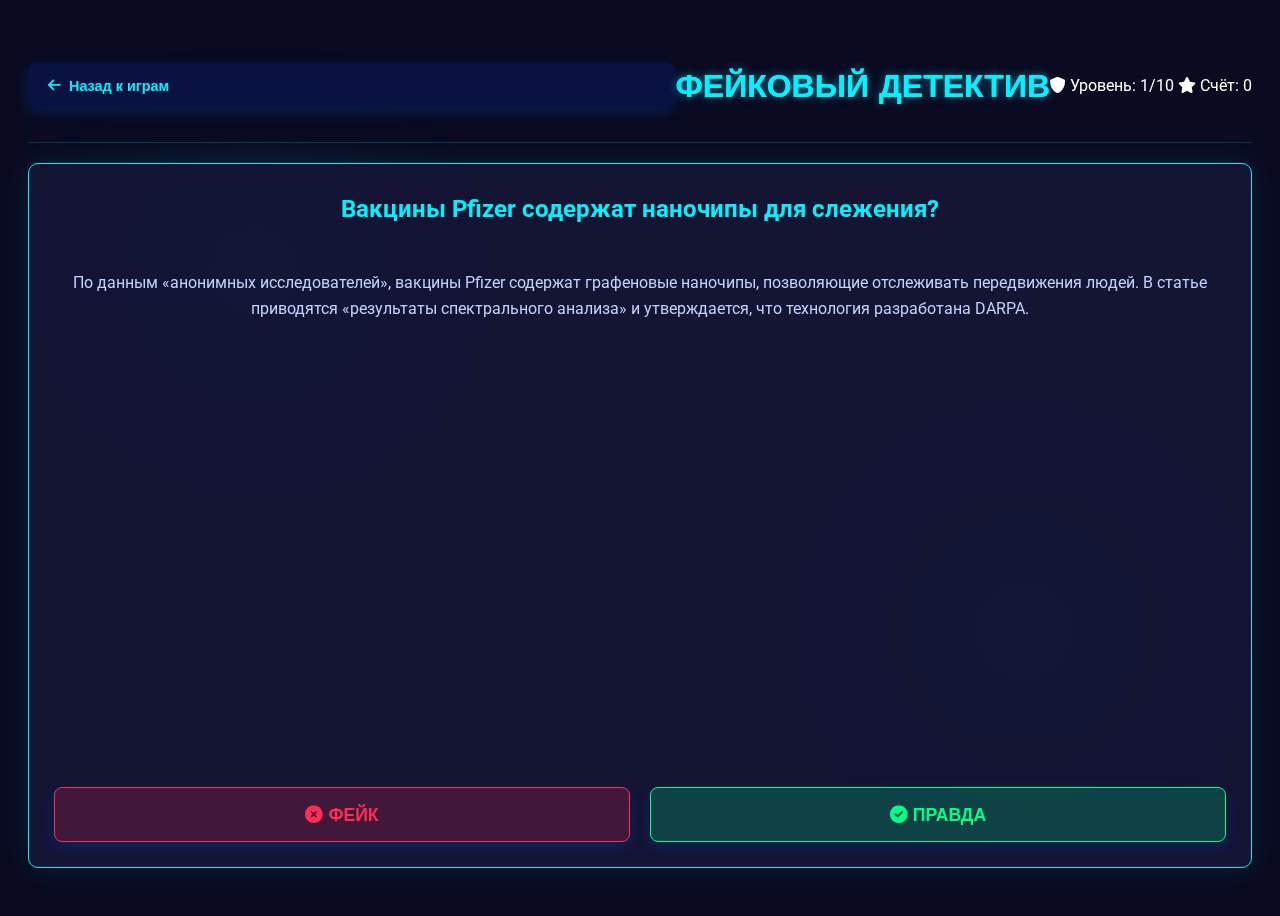
<file: game/fake-detective.html>
﻿<!DOCTYPE html>
<html lang="ru">
<head>
    <meta charset="UTF-8">
    <meta name="viewport" content="width=device-width, initial-scale=1.0">
    <title>Фейковый детектив | Кибербезопасность</title>
    <link href="https://fonts.googleapis.com/css2?family=Orbitron:wght@400;700&family=Roboto:wght@400;500&display=swap" rel="stylesheet">
    <link rel="stylesheet" href="https://cdnjs.cloudflare.com/ajax/libs/font-awesome/6.0.0/css/all.min.css">
    <link rel="stylesheet" href="../css/style.css">
    <link rel="stylesheet" href="css/fake-detective.css">
</head>
<body>
    <div class="cyber-container">
        <header class="cyber-header">
            <a href="../games.html" class="back-button cyber-button small">
                <i class="fas fa-arrow-left"></i> Назад к играм
            </a>
            <h1 class="cyber-title">ФЕЙКОВЫЙ ДЕТЕКТИВ</h1>
            <div class="cyber-stats">
                <span><i class="fas fa-shield-alt"></i> Уровень: <span class="accent" id="level">1/10</span></span>
                <span><i class="fas fa-star"></i> Счёт: <span class="accent" id="score">0</span></span>
            </div>
        </header>

        <div class="cyber-card" id="gameCard">
            <h2 class="content-title" id="content-title">Загрузка...</h2>
            <p class="content-text" id="content-text"></p>
            
            <div class="cyber-choices">
                <button class="cyber-button fake" id="fake-btn">
                    <i class="fas fa-times-circle"></i> ФЕЙК
                </button>
                <button class="cyber-button true" id="true-btn">
                    <i class="fas fa-check-circle"></i> ПРАВДА
                </button>
            </div>
        </div>
    </div>

    <div class="message-popup" id="messagePopup"></div>
    
    <div class="game-end" id="gameEnd">
        <h2>МИССИЯ ЗАВЕРШЕНА</h2>
        <p id="finalScore">Вы обнаружили 0 из 10 фейков</p>
        <button class="restart-btn" id="restartBtn">
            <i class="fas fa-redo"></i> ИГРАТЬ СНОВА
        </button>
    </div>

    <script src="js/fake-detective.js"></script>
</body>
</html>
</file>
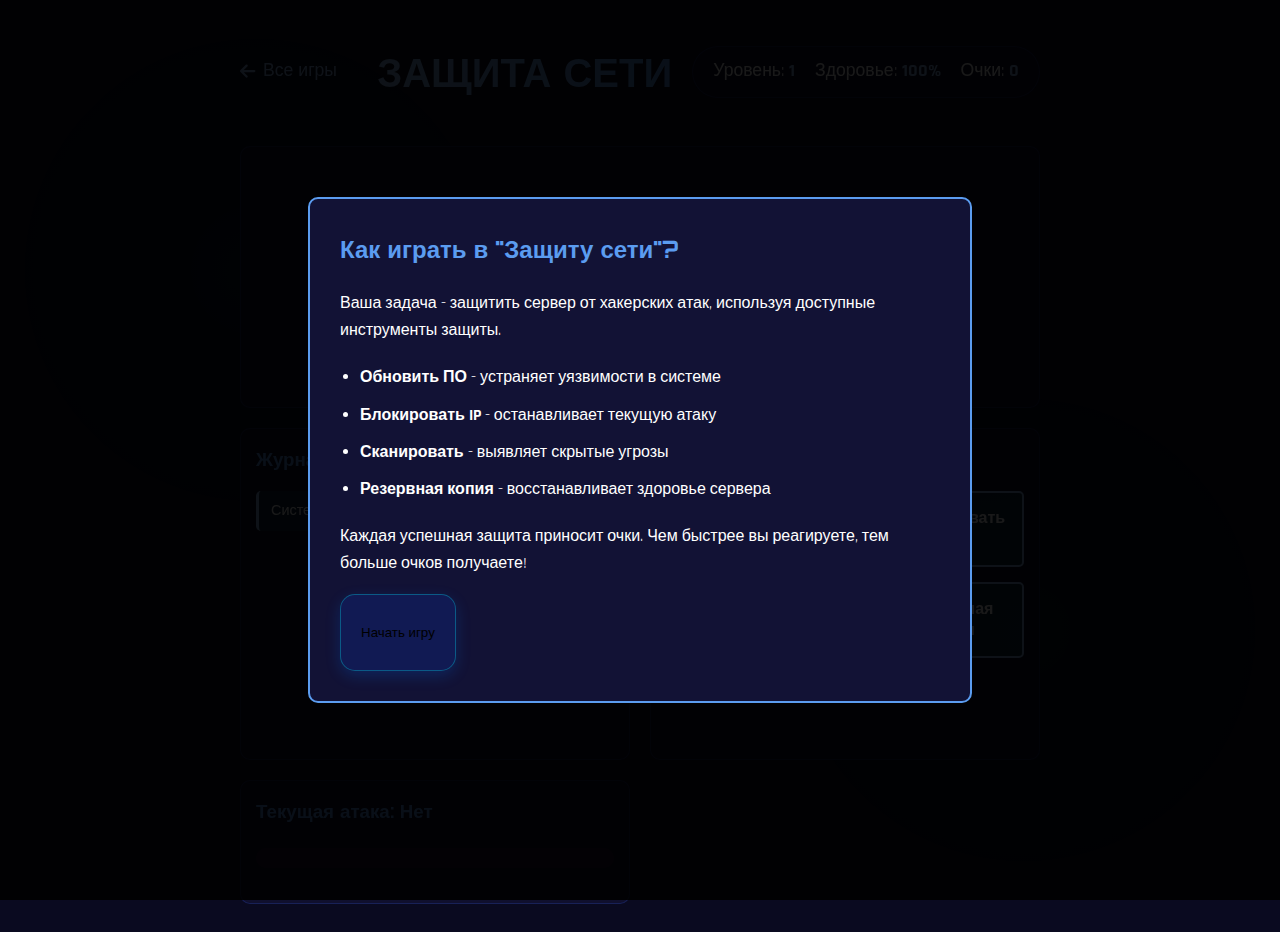
<file: game/network-defense.html>
﻿<!DOCTYPE html>
<html lang="ru">
<head>
    <meta charset="UTF-8">
    <meta name="viewport" content="width=device-width, initial-scale=1.0">
    <title>Защита сети | Кибербезопасность</title>
    <link rel="stylesheet" href="../css/style.css">
    <link rel="stylesheet" href="../game/css/game.css">
    <link rel="stylesheet" href="css/network-defense.css">
    <link href="https://fonts.googleapis.com/css2?family=Orbitron:wght@400;700&family=Rajdhani:wght@400;600;700&display=swap" rel="stylesheet">
    <link rel="stylesheet" href="https://cdnjs.cloudflare.com/ajax/libs/font-awesome/6.0.0-beta3/css/all.min.css">
</head>
<body>
    <div class="game-container">
        <div class="game-header">
            <a href="../games.html" class="back-button">
                <i class="fas fa-arrow-left"></i> Все игры
            </a>
            <h1>ЗАЩИТА СЕТИ</h1>
            <div class="game-stats">
                <div id="level">Уровень: <span>1</span></div>
                <div id="health">Здоровье: <span>100%</span></div>
                <div id="score">Очки: <span>0</span></div>
            </div>
        </div>

        <div class="game-area">
            <div class="network-visualization">
                <div class="server" id="main-server">
                    <i class="fas fa-server"></i>
                    <div class="server-label">Сервер</div>
                </div>
                <div class="connection-line"></div>
                <div class="firewall" id="firewall">
                    <i class="fas fa-shield-alt"></i>
                    <div class="firewall-label">Фаервол</div>
                    <div class="firewall-strength">Защита: <span>100%</span></div>
                </div>
                <div class="connection-line"></div>
                <div class="router">
                    <i class="fas fa-wifi"></i>
                    <div class="router-label">Роутер</div>
                </div>
            </div>

            <div class="attack-log">
                <h3>Журнал атак:</h3>
                <div class="log-entries" id="attack-log">
                    <div class="log-entry">Система защиты активирована. Ожидание атак...</div>
                </div>
            </div>

            <div class="defense-options">
                <h3>Действия защиты:</h3>
                <div class="options-grid">
                    <button class="defense-action" data-action="update">
                        <i class="fas fa-sync-alt"></i> Обновить ПО
                    </button>
                    <button class="defense-action" data-action="block">
                        <i class="fas fa-ban"></i> Блокировать IP
                    </button>
                    <button class="defense-action" data-action="scan">
                        <i class="fas fa-search"></i> Сканировать
                    </button>
                    <button class="defense-action" data-action="backup">
                        <i class="fas fa-database"></i> Резервная копия
                    </button>
                </div>
            </div>

            <div class="attack-info">
                <h3>Текущая атака: <span id="current-attack">Нет</span></h3>
                <div class="attack-progress">
                    <div class="progress-bar">
                        <div class="progress" id="attack-progress"></div>
                    </div>
                </div>
            </div>
        </div>

        <div class="tutorial-overlay" id="tutorial">
            <div class="tutorial-content">
                <h2>Как играть в "Защиту сети"?</h2>
                <p>Ваша задача - защитить сервер от хакерских атак, используя доступные инструменты защиты.</p>
                <ul>
                    <li><strong>Обновить ПО</strong> - устраняет уязвимости в системе</li>
                    <li><strong>Блокировать IP</strong> - останавливает текущую атаку</li>
                    <li><strong>Сканировать</strong> - выявляет скрытые угрозы</li>
                    <li><strong>Резервная копия</strong> - восстанавливает здоровье сервера</li>
                </ul>
                <p>Каждая успешная защита приносит очки. Чем быстрее вы реагируете, тем больше очков получаете!</p>
                <button id="start-game" class="cyber-button">
                    <span class="button-content">
                        <span class="button-text">Начать игру</span>
                    </span>
                    <span class="button-glitch"></span>
                </button>
            </div>
        </div>
        <div class="game-modal" id="result-modal">
    <div class="modal-content cyber-card">
        <div class="modal-icon" id="modal-icon">🏆</div>
        <h2 id="modal-title">Победа!</h2>
        <p id="modal-message">Вы защитили сервер!</p>
        <div class="modal-stats">
            <div>Уровень: <span id="mod-level">1</span></div>
            <div>Очки: <span id="mod-score">0</span></div>
        </div>
        <button id="modal-restart" class="cyber-button">
            <span class="button-content">
                <span class="button-text">Играть снова</span>
            </span>
            <span class="button-glitch"></span>
        </button>
    </div>
</div>
    </div>

    <script src="js/network-defense.js"></script>
</body>
</html>
</file>
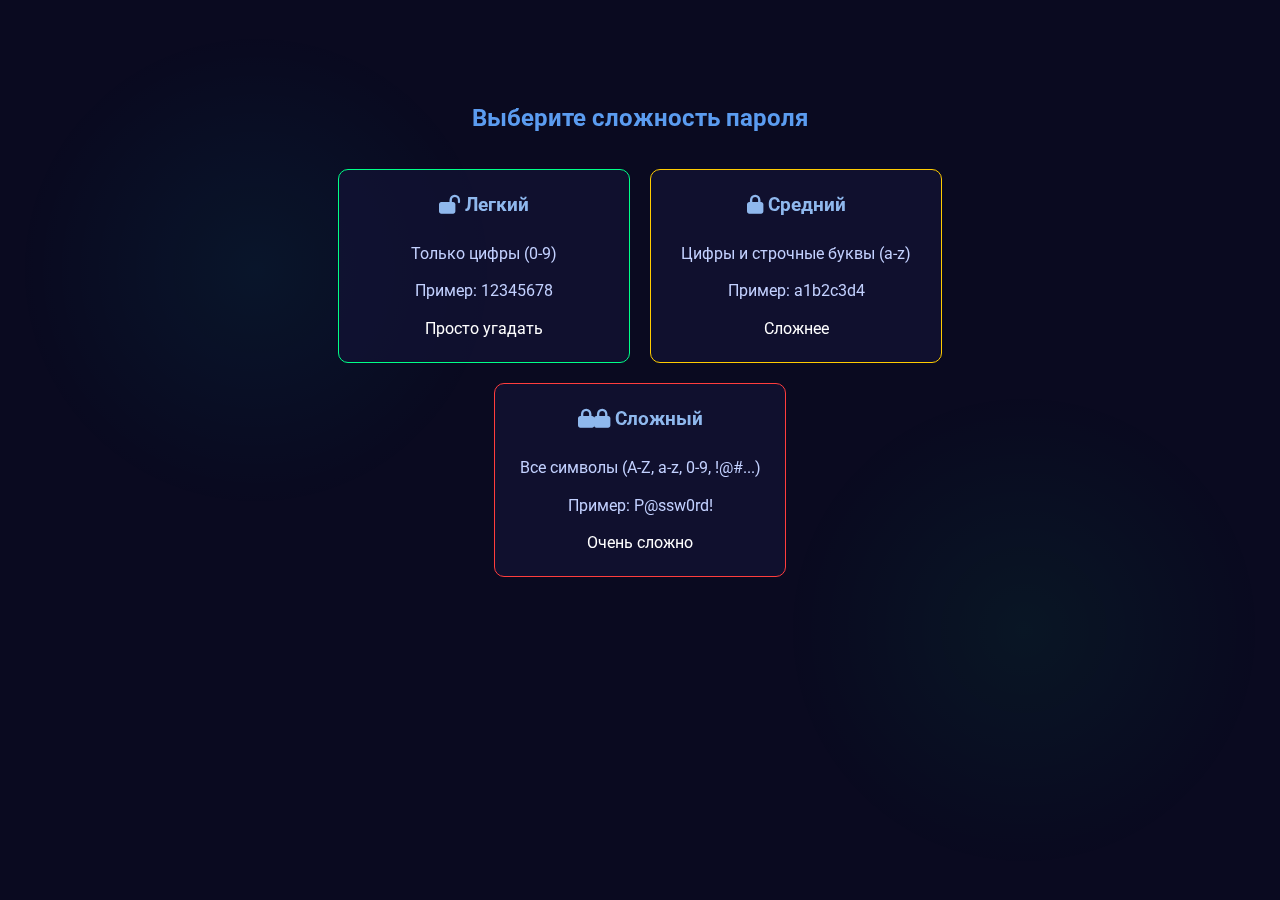
<file: game/password-game.html>
﻿<!DOCTYPE html>
<html lang="ru">
<head>
    <meta charset="UTF-8">
    <meta name="viewport" content="width=device-width, initial-scale=1.0">
    <title>Кибер-Квестор | Взлом пароля</title>
  <link rel="stylesheet" href="../css/style.css"> 
    <link rel="stylesheet" href="css/game.css"> 
    <link rel="preconnect" href="https://fonts.googleapis.com">
    <link rel="preconnect" href="https://fonts.gstatic.com" crossorigin>
    <link href="https://fonts.googleapis.com/css2?family=Orbitron:wght@500;700&family=Roboto:wght@400;500;700&display=swap" rel="stylesheet">
    <link rel="stylesheet" href="https://cdnjs.cloudflare.com/ajax/libs/font-awesome/6.0.0-beta3/css/all.min.css">
    
</head>
<body>
    <div class="game-container">
        <!-- Экран выбора сложности -->
        <div class="difficulty-selector" id="difficulty-selector">
            <h2>Выберите сложность пароля</h2>
            <div class="difficulty-options">
                <div class="difficulty-option" data-level="1">
                    <h3><i class="fas fa-lock-open"></i> Легкий</h3>
                    <p>Только цифры (0-9)</p>
                    <p>Пример: 12345678</p>
                    <div class="difficulty-badge">Просто угадать</div>
                </div>
                <div class="difficulty-option" data-level="2">
                    <h3><i class="fas fa-lock"></i> Средний</h3>
                    <p>Цифры и строчные буквы (a-z)</p>
                    <p>Пример: a1b2c3d4</p>
                    <div class="difficulty-badge">Сложнее</div>
                </div>
                <div class="difficulty-option" data-level="3">
                    <h3><i class="fas fa-lock"></i><i class="fas fa-lock"></i> Сложный</h3>
                    <p>Все символы (A-Z, a-z, 0-9, !@#...)</p>
                    <p>Пример: P@ssw0rd!</p>
                    <div class="difficulty-badge">Очень сложно</div>
                </div>
            </div>
        </div>
        <!-- Основной игровой интерфейс (изначально скрыт) -->
        <div class="game-content" id="game-content" style="display: none;">
            <header class="game-header">
                <a href="../games.html" class="back-button">
                    <i class="fas fa-arrow-left"></i> Назад к играм
                </a>
                <h1>Взлом пароля</h1>
                <div class="game-stats">
                    <span class="level">Уровень: <span id="level">1</span></span>
                    <span class="score">Очки: <span id="score">0</span></span>
                </div>
            </header>

            <main class="game-content">
                <div class="difficulty-info">
                    Текущая сложность: <span id="difficulty">цифры</span>
                </div>

                <div class="game-description">
                    <p>Угадайте пароль из 8 символов. После каждой попытки вы получите подсказку:</p>
                    <ul class="hint-examples">
                        <li><span class="correct-example">Зелёный</span> - правильный символ на правильном месте</li>
                        <li><span class="present-example">Жёлтый</span> - символ есть в пароле, но не на этом месте</li>
                        <li><span class="absent-example">Красный</span> - символа нет в пароле</li>
                    </ul>
                </div>

                <div class="password-display" id="password-display">
                    <div class="digit">?</div>
                    <div class="digit">?</div>
                    <div class="digit">?</div>
                    <div class="digit">?</div>
                    <div class="digit">?</div>
                    <div class="digit">?</div>
                    <div class="digit">?</div>
                    <div class="digit">?</div>
                </div>

                <div class="attempts" id="attempts">
                    <!-- Сюда будут добавляться попытки -->
                </div>

                <div class="input-area">
                    <input type="text" id="guess-input" maxlength="8" placeholder="Введите 8 символов">
                    <button id="guess-button">Проверить</button>
                     
                </div>

                <div class="hint" id="hint"> </div>

                <div class="password-rules">
                    <h3><i class="fas fa-shield-alt"></i> Как создать надежный пароль:</h3>
                    <div class="rule-item">
                        <i class="fas fa-check-circle"></i>
                        <span>Используйте не менее 8 символов</span>
                    </div>
                    <div class="rule-item">
                        <i class="fas fa-check-circle"></i>
                        <span>Комбинируйте разные типы символов</span>
                    </div>
                    <div class="rule-item">
                        <i class="fas fa-check-circle"></i>
                        <span>Избегайте простых последовательностей</span>
                    </div>
                    <div class="rule-item">
                        <i class="fas fa-check-circle"></i>
                        <span>Не используйте личную информацию</span>
                    </div>
                </div>

                <div class="game-controls">
                    <button id="hint-button">
        <i class="fas fa-lightbulb"></i> Подсказка (-10 очков) </button>
                    <button id="change-difficulty-button">
                        <i class="fas fa-exchange-alt"></i> Сменить сложность
                    </button>
                    <button id="new-game-button">
                        <i class="fas fa-redo"></i> Новая игра
                    </button>
                </div>
            </main>

            <div class="game-modal" id="win-modal">
                <div class="modal-content">
                    <h2><i class="fas fa-trophy"></i> Пароль взломан!</h2>
                    <p id="win-message">Вы угадали пароль за <span id="attempts-count">0</span> попыток!</p>
                    <p>Заработано очков: <span id="points-earned">0</span></p>
                    <button id="next-level-button">
                        <i class="fas fa-arrow-right"></i> Попробовать сложнее
                    </button>
                </div>
            </div>
        </div>
    </div>

    <script src="js/game-password.js"></script>
</body>
</html>
</file>
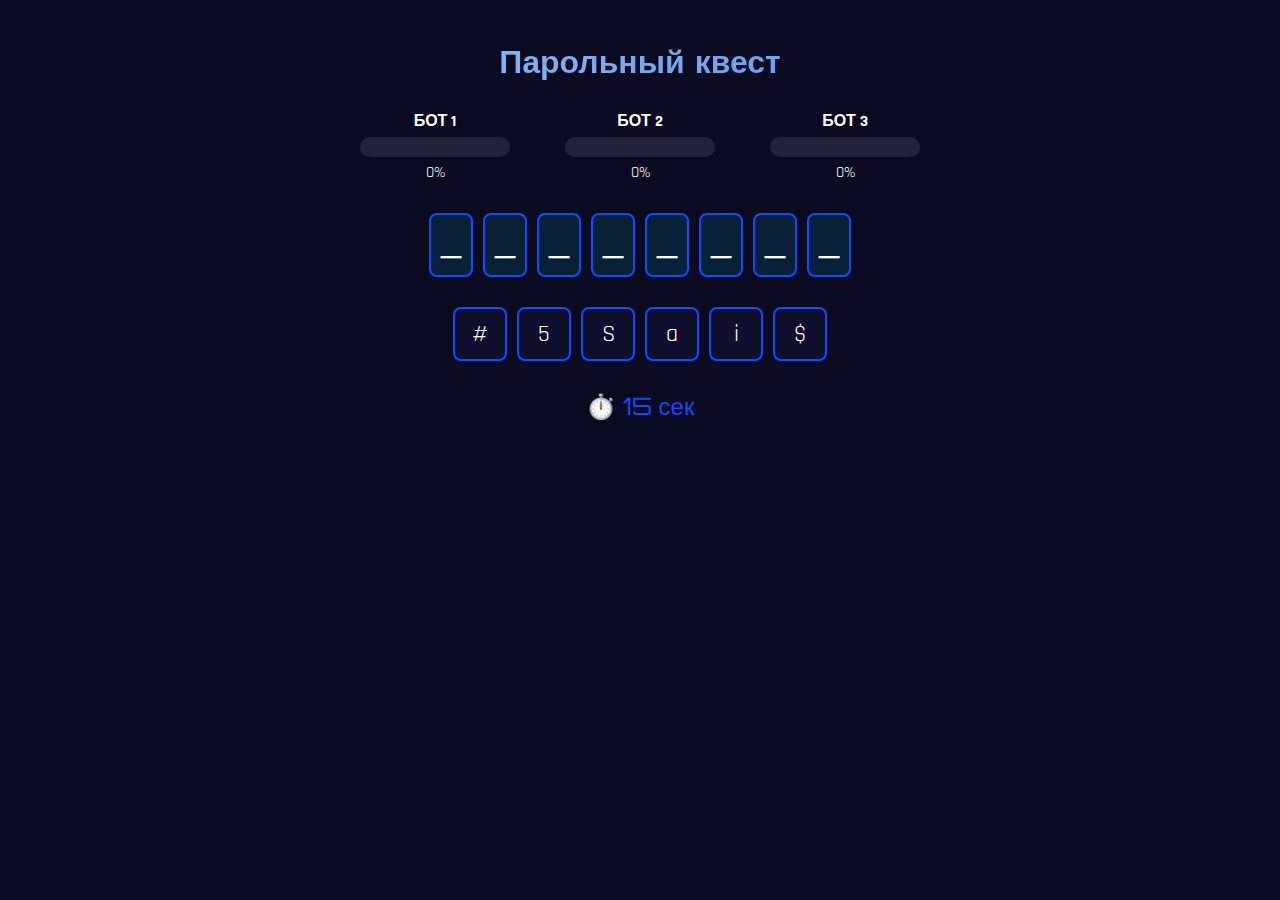
<file: game/password-quest.html>
﻿<!DOCTYPE html>
<html lang="ru">
<head>
    <meta charset="UTF-8">
    <meta name="viewport" content="width=device-width, initial-scale=1.0">
    <title>Парольный квест | Кибербезопасность</title>
    <link href="https://fonts.googleapis.com/css2?family=Orbitron:wght@400;700&family=Rajdhani:wght@400;600;700&display=swap" rel="stylesheet">
   <style>
        :root {
            --primary-color: #0f4cff;
            --primary-light: #3a6bff;
            --error-color: #ff2d75;
            --success-color: #16a541;
            --text-color: #ffffff;
            --background-dark: #0a0a20;
            --background-light: #121235;
            --bot-colors: #ff3d3d, #ffcc00, #5B9CF0;
        }

        body {
            font-family: 'Rajdhani', 'Roboto', sans-serif;
            background: var(--background-dark);
            color: var(--text-color);
            margin: 0;
            padding: 20px;
            text-align: center;
        }

        .game-container {
            max-width: 600px;
            margin: 0 auto;
        }

        h1 {
            font-family: 'Orbitron', sans-serif;
            background: linear-gradient(90deg, #8FB8ED, #5B9CF0);
            -webkit-background-clip: text;
            background-clip: text;
            color: transparent;
            margin-bottom: 30px;
        }

        .bots-container {
            display: flex;
            justify-content: space-around;
            margin-bottom: 30px;
            flex-wrap: wrap;
            gap: 15px;
        }

        .bot {
            width: 150px;
        }

        .bot-name {
            margin-bottom: 5px;
            font-weight: bold;
        }

        .progress-container {
            height: 20px;
            background: rgba(255, 255, 255, 0.1);
            border-radius: 10px;
            overflow: hidden;
            margin-bottom: 5px;
        }

        .progress-bar {
            height: 100%;
            border-radius: 10px;
            transition: width 0.3s;
        }

        .bot-1 .progress-bar { background-color: #ff3d3d; }
        .bot-2 .progress-bar { background-color: #ffcc00; }
        .bot-3 .progress-bar { background-color: #5B9CF0; }

        .password-display {
            display: flex;
            justify-content: center;
            gap: 10px;
            margin: 30px 0;
            flex-wrap: wrap;
        }

        .password-char {
            width: 40px;
            height: 60px;
            background: rgba(0, 242, 255, 0.1);
            border: 2px solid var(--primary-color);
            border-radius: 8px;
            display: flex;
            align-items: center;
            justify-content: center;
            font-size: 1.8rem;
            font-family: 'Orbitron', sans-serif;
        }

        .symbols-container {
            display: flex;
            justify-content: center;
            flex-wrap: wrap;
            gap: 10px;
            margin: 30px 0;
        }

        .symbol {
            width: 50px;
            height: 50px;
            background: rgba(18, 18, 53, 0.7);
            border: 2px solid var(--primary-color);
            border-radius: 8px;
            display: flex;
            align-items: center;
            justify-content: center;
            font-size: 1.5rem;
            cursor: pointer;
            transition: all 0.2s;
        }

        .symbol:hover {
            transform: scale(1.1);
            background: rgba(0, 242, 255, 0.2);
        }

        .timer {
            font-size: 1.5rem;
            margin: 20px 0;
            color: var(--primary-color);
            font-family: 'Orbitron', sans-serif;
        }

        .modal {
            position: fixed;
            top: 0;
            left: 0;
            width: 100%;
            height: 100%;
            background: rgba(0, 0, 0, 0.8);
            display: none;
            align-items: center;
            justify-content: center;
            z-index: 1000;
        }

        .modal-content {
            background: var(--background-light);
            padding: 30px;
            border-radius: 10px;
            text-align: center;
            max-width: 500px;
            width: 90%;
            border: 2px solid var(--primary-color);
        }

        .modal h2 {
            color: var(--primary-color);
            margin-top: 0;
        }

        .modal button {
            padding: 12px 30px;
            background: var(--primary-color);
            color: white;
            border: none;
            border-radius: 5px;
            font-size: 1.1rem;
            cursor: pointer;
            margin-top: 20px;
            transition: all 0.3s;
        }

        .modal button:hover {
            background: var(--primary-light);
            transform: translateY(-2px);
        }

        .win { color: var(--success-color); }
        .lose { color: var(--error-color); }

        @media (max-width: 600px) {
            .password-char {
                width: 30px;
                height: 45px;
                font-size: 1.5rem;
            }
            
            .symbol {
                width: 40px;
                height: 40px;
                font-size: 1.2rem;
            }
        }
    </style>
</head>
<body>
    <div class="game-container">
        <h1>Парольный квест</h1>
        
        <div class="bots-container">
            <div class="bot bot-1">
                <div class="bot-name">БОТ 1</div>
                <div class="progress-container">
                    <div class="progress-bar" id="bot1-progress" style="width: 0%"></div>
                </div>
                <div id="bot1-percent">0%</div>
            </div>
            <div class="bot bot-2">
                <div class="bot-name">БОТ 2</div>
                <div class="progress-container">
                    <div class="progress-bar" id="bot2-progress" style="width: 0%"></div>
                </div>
                <div id="bot2-percent">0%</div>
            </div>
            <div class="bot bot-3">
                <div class="bot-name">БОТ 3</div>
                <div class="progress-container">
                    <div class="progress-bar" id="bot3-progress" style="width: 0%"></div>
                </div>
                <div id="bot3-percent">0%</div>
            </div>
        </div>
        
        <div class="password-display" id="password-display">
            <!-- Сюда добавляются символы пароля -->
        </div>
        
        <div class="symbols-container" id="symbols-container">
            <!-- Сюда добавляются варианты символов -->
        </div>
        
        <div class="timer">
            ⏱️ <span id="time-left">15</span> сек
        </div>
    </div>
    
    <div class="modal" id="result-modal">
        <div class="modal-content">
            <h2 id="result-title">Результат</h2>
            <p id="result-message"></p>
            <p id="password-strength"></p>
            <button id="play-again">Играть снова</button>
        </div>
    </div>

    <script>
        // Игровые переменные
        let userPassword = [];
        let botProgress = [0, 0, 0];
        let timeLeft = 15;
        let gameActive = true;
        const passwordLength = 8;
        const symbols = "ABCDEFGHIJKLMNOPQRSTUVWXYZabcdefghijklmnopqrstuvwxyz0123456789!@#$%^&*";
        
        // DOM элементы
        const passwordDisplay = document.getElementById('password-display');
        const symbolsContainer = document.getElementById('symbols-container');
        const timeElement = document.getElementById('time-left');
        const resultModal = document.getElementById('result-modal');
        const resultTitle = document.getElementById('result-title');
        const resultMessage = document.getElementById('result-message');
        const passwordStrength = document.getElementById('password-strength');
        const playAgainBtn = document.getElementById('play-again');
        
        // Инициализация игры
        function initGame() {
            userPassword = [];
            botProgress = [0, 0, 0];
            timeLeft = 15;
            gameActive = true;
            
            updatePasswordDisplay();
            generateSymbols();
            startBots();
            startTimer();
            
            // Скрыть модальное окно
            resultModal.style.display = 'none';
        }
        
        // Обновление отображения пароля
        function updatePasswordDisplay() {
            passwordDisplay.innerHTML = '';
            
            for (let i = 0; i < passwordLength; i++) {
                const charElement = document.createElement('div');
                charElement.className = 'password-char';
                charElement.textContent = userPassword[i] || '_';
                passwordDisplay.appendChild(charElement);
            }
        }
        
        // Генерация символов для выбора
        function generateSymbols() {
            symbolsContainer.innerHTML = '';
            
            // Создаем 6 уникальных символов
            const options = [];
            while (options.length < 6) {
                const randomChar = symbols[Math.floor(Math.random() * symbols.length)];
                if (!options.includes(randomChar)) {
                    options.push(randomChar);
                }
            }
            
            // Создаем кнопки для каждого символа
            options.forEach(char => {
                const symbol = document.createElement('div');
                symbol.className = 'symbol';
                symbol.textContent = char;
                symbol.addEventListener('click', () => selectSymbol(char));
                symbolsContainer.appendChild(symbol);
            });
        }
        
        // Выбор символа
        function selectSymbol(char) {
            if (!gameActive || userPassword.length >= passwordLength) return;
            
            userPassword.push(char);
            updatePasswordDisplay();
            generateSymbols();
            
            // Проверка победы
            if (userPassword.length === passwordLength) {
                endGame(true);
            }
        }
        
        // Логика ботов
        function startBots() {
            const botIntervals = [];
            
            for (let i = 0; i < 3; i++) {
                const interval = setInterval(() => {
                    if (!gameActive) {
                        clearInterval(interval);
                        return;
                    }
                    
                    // Каждый бот имеет разную скорость и точность
                    let progressIncrease;
                    if (i === 0) {
                        // Бот 1: медленный, но точный
                        progressIncrease = Math.random() > 0.7 ? 25 : 5;
                    } else if (i === 1) {
                        // Бот 2: средний
                        progressIncrease = Math.random() > 0.5 ? 15 : 10;
                    } else {
                        // Бот 3: быстрый, но случайный
                        progressIncrease = Math.random() > 0.3 ? 20 : 5;
                    }
                    
                    botProgress[i] = Math.min(100, botProgress[i] + progressIncrease);
                    updateBotProgress(i);
                    
                    // Проверка поражения
                    if (botProgress[i] >= 100) {
                        endGame(false);
                    }
                }, 1000);
                
                botIntervals.push(interval);
            }
        }
        
        // Обновление прогресса ботов
        function updateBotProgress(botIndex) {
            const progressBar = document.getElementById(`bot${botIndex+1}-progress`);
            const percentText = document.getElementById(`bot${botIndex+1}-percent`);
            
            progressBar.style.width = `${botProgress[botIndex]}%`;
            percentText.textContent = `${botProgress[botIndex]}%`;
        }
        
        // Таймер
        function startTimer() {
            const timer = setInterval(() => {
                if (!gameActive) {
                    clearInterval(timer);
                    return;
                }
                
                timeLeft--;
                timeElement.textContent = timeLeft;
                
                if (timeLeft <= 0) {
                    endGame(false);
                }
            }, 1000);
        }
        
        // Конец игры
        function endGame(isWin) {
            gameActive = false;
            
            // Показываем результат
            resultModal.style.display = 'flex';
            
            if (isWin) {
                resultTitle.textContent = "Победа!";
                resultTitle.className = "win";
                resultMessage.textContent = "Вы успешно создали пароль до того, как боты его взломали!";
            } else {
                resultTitle.textContent = "Поражение";
                resultTitle.className = "lose";
                resultMessage.textContent = "Боты взломали ваш пароль раньше, чем вы его закончили!";
            }
            
            // Анализ пароля
            analyzePasswordStrength();
        }
        
        // Анализ надежности пароля
        function analyzePasswordStrength() {
            const password = userPassword.join('');
            let strength = 0;
            
            // Длина пароля
            if (password.length >= 12) strength += 2;
            else if (password.length >= 8) strength += 1;
            
            // Наличие разных типов символов
            if (/[A-Z]/.test(password)) strength += 1;
            if (/[a-z]/.test(password)) strength += 1;
            if (/[0-9]/.test(password)) strength += 1;
            if (/[!@#$%^&*]/.test(password)) strength += 2;
            
            // Оценка надежности
            let rating, suggestion;
            if (strength >= 7) {
                rating = "Отличный пароль! ★★★★★";
                suggestion = "Такой пароль очень сложно взломать!";
            } else if (strength >= 5) {
                rating = "Хороший пароль ★★★★";
                suggestion = "Можно добавить спецсимволы или увеличить длину";
            } else if (strength >= 3) {
                rating = "Средний пароль ★★★";
                suggestion = "Добавьте разные типы символов (буквы, цифры, спецсимволы)";
            } else {
                rating = "Слабый пароль ★★";
                suggestion = "Используйте больше разных типов символов";
            }
            
            passwordStrength.innerHTML = `<strong>${rating}</strong><br>${suggestion}`;
        }
        
        // Кнопка "Играть снова"
        playAgainBtn.addEventListener('click', initGame);
        
        // Запуск игры при загрузке
        window.addEventListener('load', initGame);
    </script>
</body>
</html>
</file>
<file: css/style.css>
﻿/* Базовые стили */
/* Обновленные базовые стили */
/* Убираем все 3D-трансформации и упрощаем анимации */
:root {
    --primary-color: #0f4cff;
    --primary-light: #3a6bff;
    --primary-dark: #0028a8;
    --secondary-color: #8FB8ED;
    --accent-color: #5B9CF0;
    --accen-color: #16a541; /* */
    --error-color: #ff2d75;
    
    --text-color: #ffffff;
    --text-secondary: #c3d1ff;
    
    --background-dark: #0a0a20;
    --background-light: #121235;
}

body {
    font-family: 'Rajdhani', 'Roboto', sans-serif;
    background: var(--background-dark);
    color: var(--text-color);
    line-height: 1.7;
    overflow-x: hidden;
}

/* Упрощённая анимация фона */
body::before {
    content: '';
    position: fixed;
    top: 0;
    left: 0;
    width: 100%;
    height: 100%;
    background: 
        radial-gradient(circle at 20% 30%, rgba(0, 242, 255, 0.05) 0%, transparent 20%),
        radial-gradient(circle at 80% 70%, rgba(0, 255, 136, 0.05) 0%, transparent 20%);
    z-index: -1;
}
/* Убираем фиолетовый цвет при нажатии на кнопки и ссылки */
a, button, .cyber-button, .scenario-button, .read-more {
    -webkit-tap-highlight-color: transparent;
    outline: none;
    -webkit-touch-callout: none;
}

/* Убираем стандартное выделение при клике */
*:focus {
    outline: none;
}

/* Для мобильных устройств - убираем подсветку при тапе */
@media (max-width: 768px) {
    a, button {
        -webkit-tap-highlight-color: rgba(0, 0, 0, 0);
    }
}

/* Убираем фиолетовый цвет у посещенных ссылок */
a:visited {
    color: inherit;
}

/* Для кнопок в сценарии фишинга */
.report-button:active, .trust-button:active, 
.next-button:active, .scenario-button:active {
    transform: translateY(1px) !important;
    filter: brightness(0.9);
}

/* 

/* Анимация нажатия для всех кнопок */
button, .cyber-button, .scenario-button {
    transition: transform 0.1s ease, filter 0.1s ease;
}

button:active, .cyber-button:active, .scenario-button:active {
    transform: translateY(2px) scale(0.98);
    filter: brightness(0.95);
}

/*

/* Упрощённый логотип */
.logo-pulse h1 {
    font-family: 'Orbitron', sans-serif;
    font-size: 3.5rem;
    margin-bottom: 15px;
    background: linear-gradient(90deg, var(--secondary-color), var(--accent-color));
    -webkit-background-clip: text;
    background-clip: text;
    color: transparent;
    letter-spacing: 2px;
}

/* Дополнительные стили для страницы мини-игр */
.cyber-header {
    background: rgba(10, 10, 32, 0.8);
    padding: 20px 0;
    border-bottom: 1px solid rgba(0, 242, 255, 0.2);
    margin-bottom: 30px;
}

.subtitle {
    color: var(--text-secondary);
    font-size: 1.2rem;
    margin-top: -10px;
    letter-spacing: 1px;
}

.cyber-title {
    text-align: center;
    margin-bottom: 40px;
    font-size: 2.5rem;
    background: linear-gradient(90deg, var(--secondary-color), var(--accent-color));
    -webkit-background-clip: text;
    background-clip: text;
    color: transparent;
}

.title-icon {
    margin-right: 15px;
}

.games-grid {
    display: grid;
    grid-template-columns: repeat(auto-fit, minmax(300px, 1fr));
    gap: 30px;
    padding: 0 20px;
}

.cyber-card {
    background: rgba(18, 18, 53, 0.7);
    border: 1px solid rgba(58, 107, 255, 0.2);
    border-radius: 15px;
    padding: 25px;
    text-align: center;
    transition: all 0.3s ease;
    position: relative;
    overflow: hidden;
}

.cyber-card:hover {
    transform: translateY(-5px);
    box-shadow: 0 10px 20px rgba(0, 114, 255, 0.2);
    border-color: var(--secondary-color);
}

.game-icon {
    font-size: 3rem;
    margin-bottom: 15px;
}

.cyber-card h3 {
    color: var(--secondary-color);
    margin: 15px 0;
    font-size: 1.5rem;
}

.cyber-card p {
    color: var(--text-secondary);
    margin-bottom: 20px;
    min-height: 60px;
}

.cyber-footer {
    background: var(--background-dark);
    padding: 20px;
    text-align: center;
    margin-top: 50px;
    border-top: 1px solid rgba(58, 107, 255, 0.2);
}

.footer-logo {
    color: var(--accent-color); /* */
    font-weight: 700;
}

.social-links {
    margin-top: 15px;
}

.social-link {
    color: var(--text-secondary);
    font-size: 1.5rem;
    margin: 0 10px;
    transition: all 0.3s;
}

.social-link:hover {
    color: var(--accent-color); /* */
    transform: translateY(-3px);
}

.cyber-link {
    position: relative;
    color: var(--text-secondary);
    text-decoration: none;
    margin: 0 15px;
    font-weight: 500;
    transition: all 0.3s;
}

.cyber-link:hover {
    color: var(--accent-color);
}

.cyber-link i {
    margin-right: 8px;
}

.cyber-link::after {
    content: '';
    position: absolute;
    bottom: -5px;
    left: 0;
    width: 0;
    height: 2px;
    background: var(--accent-color);
    transition: width 0.3s;
}

.cyber-link:hover::after {
    width: 100%;
}

.neon-text {
    animation: neonGlow 2s infinite alternate;
}

@keyframes neonGlow {
    from {
        text-shadow: 0 0 5px var(--secondary-color), 0 0 10px var(--secondary-color);
    }
    to {
        text-shadow: 0 0 10px var(--secondary-color), 0 0 20px var(--secondary-color), 0 0 30px var(--accent-color);
    }
}

@media (max-width: 768px) {
    .main-nav {
        flex-direction: column;
        align-items: center;
    }
    
    .cyber-link {
        margin: 10px 0;
    }
    
    .games-grid {
        grid-template-columns: 1fr;
    }
}
/* Стили для страницы обучения */
.learning-content {
    padding: 20px;
    max-width: 1200px;
    margin: 0 auto;
}

.cyber-accordion {
    margin-bottom: 50px;
}

.cyber-accordion-header {
    background: linear-gradient(90deg, var(--primary-dark), var(--primary-color));
    color: white;
    padding: 15px 20px;
    cursor: pointer;
    display: flex;
    justify-content: space-between;
    align-items: center;
    border-radius: 8px;
    transition: all 0.3s;
}

.cyber-accordion-header:hover {
    background: linear-gradient(90deg, var(--primary-color), var(--primary-light));
}

.cyber-accordion-header h3 {
    margin: 0;
    font-size: 1.3rem;
    display: flex;
    align-items: center;
    gap: 10px;
}

.accordion-content {
    max-height: 0;
    overflow: hidden;
    transition: max-height 0.3s ease;
    padding: 0 20px;
    background: rgba(18, 18, 53, 0.5);
    border-radius: 0 0 8px 8px;
}

.accordion-item.active .accordion-content {
    padding: 20px;
    max-height: 1000px;
}

.cyber-list {
    list-style-type: none;
    padding: 0;
    margin: 15px 0;
}

.cyber-list li {
    padding: 8px 0;
    display: flex;
    align-items: center;
    gap: 10px;
    color: var(--text-secondary);
}

.cyber-list i {
    color: var(--accent-color);
    width: 20px;
    text-align: center;
}

.cyber-section {
    margin-top: 40px;
}

.cyber-subtitle {
    font-size: 1.8rem;
    margin-bottom: 20px;
    display: flex;
    align-items: center;
    gap: 15px;
    color: var(--secondary-color);
}

.video-grid {
    display: grid;
    grid-template-columns: repeat(auto-fit, minmax(300px, 1fr));
    gap: 25px;
}

.video-card {
    transition: all 0.3s;
}

.video-thumbnail {
    height: 170px;
    background-size: cover;
    background-position: center;
    border-radius: 8px;
    display: flex;
    justify-content: center;
    align-items: center;
    position: relative;
    margin-bottom: 15px;
    border: 1px solid rgba(58, 107, 255, 0.3);
}

.play-icon {
    width: 50px;
    height: 50px;
    background: rgba(0, 242, 255, 0.3);
    border-radius: 50%;
    display: flex;
    justify-content: center;
    align-items: center;
    font-size: 1.5rem;
    color: white;
    transition: all 0.3s;
}

.video-card:hover .play-icon {
    background: rgba(0, 242, 255, 0.6);
    transform: scale(1.1);
}

.video-card h4 {
    margin: 10px 0;
    color: var(--text-color);
    font-size: 1.1rem;
    min-height: 50px;
}

.watch-button {
    width: 100%;
    margin-top: 10px;
}

.cyber-button.small {
    padding: 10px 20px;
    font-size: 0.9rem;
}

@media (max-width: 768px) {
    .video-grid {
        grid-template-columns: 1fr;
    }
    
    .cyber-accordion-header h3 {
        font-size: 1.1rem;
    }
    
    .cyber-subtitle {
        font-size: 1.5rem;
    }
}
/* Упрощённые кнопки */
.cyber-button {
    position: relative;
    display: block;
    padding: 30px 20px;
    background: rgba(15, 76, 255, 0.15);
    border-radius: 15px;
    overflow: hidden;
    text-align: center;
    border: 1px solid rgba(0, 242, 255, 0.3);
    box-shadow: 0 5px 15px rgba(0, 114, 255, 0.2);
    transition: all 0.3s ease;
}

.cyber-button:hover {
    transform: translateY(-5px);
    box-shadow: 0 10px 20px rgba(0, 114, 255, 0.3);
    border-color: var(--accent-color);
}

/* Упрощённые карточки */
.game-card {
    background: rgba(18, 18, 53, 0.7);
    border: 1px solid rgba(58, 107, 255, 0.2);
    transition: all 0.3s ease;
}

.game-card:hover {
    transform: translateY(-5px);
    box-shadow: 0 10px 20px rgba(0, 114, 255, 0.2);
    border-color: var(--secondary-color);
}
.read-more {
    display: inline-block;
    margin-top: 15px;
    padding: 8px 20px;
    background: rgba(0, 242, 255, 0.1);
    color: var(--secondary-color);
    border-radius: 50px;
    font-weight: 500;
    transition: all 0.3s;
    border: 1px solid rgba(0, 242, 255, 0.3);
    text-decoration: none;
}

.read-more:hover {
    background: rgba(0, 242, 255, 0.2);
    color: var(--accent-color);
    transform: translateX(5px);
    box-shadow: 0 5px 15px rgba(0, 242, 255, 0.2);
}

.read-more::after {
    content: '→';
    margin-left: 5px;
    transition: transform 0.3s;
}

.read-more:hover::after {
    transform: translateX(3px);
}
.page-transition {
    position: fixed;
    top: 0;
    left: 0;
    width: 100%;
    height: 100%;
    background: var(--primary-dark);
    z-index: 9999;
    opacity: 0;
    pointer-events: none;
    transition: opacity 0.5s ease;
}

.page-transition.active {
    opacity: 1;
}
/* Упрощённые кнопки Play */
.play-button {
    background: linear-gradient(45deg, var(--primary-color), var(--primary-light));
    color: white;
    border: none;
    padding: 10px 25px;
    border-radius: 50px;
    font-weight: 600;
    cursor: pointer;
    transition: all 0.3s;
}

.play-button:hover {
    transform: translateY(-2px);
    box-shadow: 0 5px 15px rgba(0, 242, 255, 0.4);
}

/* Упрощённый аккордеон */
.accordion-header {
    background: linear-gradient(90deg, var(--primary-dark), var(--primary-color));
    transition: all 0.3s;
}

.accordion-header:hover {
    background: linear-gradient(90deg, var(--primary-color), var(--primary-light));
}

/* Простые анимации */
@keyframes fadeIn {
    from { opacity: 0; }
    to { opacity: 1; }
}

@keyframes pulse {
    0% { transform: scale(1); }
    50% { transform: scale(1.05); }
    100% { transform: scale(1); }
}

/* Упрощённые частицы (опционально) */
.particle {
    position: absolute;
    width: 2px;
    height: 2px;
    background: rgba(0, 242, 255, 0.5);
    border-radius: 50%;
    animation: float 15s infinite linear;
}

@keyframes float {
    0% { transform: translateY(0) translateX(0); }
    100% { transform: translateY(-100vh) translateX(20px); }
}
.scenarios-content {
    padding: 40px 0;
}

.scenarios-grid {
    display: grid;
    grid-template-columns: repeat(auto-fit, minmax(300px, 1fr));
    gap: 30px;
    margin-top: 40px;
}

.scenario-card {
    background: rgba(18, 18, 53, 0.7);
    border-radius: 10px;
    padding: 25px;
    text-align: center;
    transition: all 0.3s;
    position: relative;
    overflow: hidden;
    border: 1px solid rgba(58, 107, 255, 0.2);
}

.scenario-card:hover {
    transform: translateY(-5px);
    box-shadow: 0 10px 20px rgba(0, 114, 255, 0.2);
    border-color: var(--secondary-color);
}

.scenario-icon {
    font-size: 3rem;
    margin-bottom: 15px;
}

.scenario-card h3 {
    color: var(--secondary-color);
    margin: 15px 0;
}

.scenario-button {
    position: relative;
    display: inline-block;
    padding: 12px 30px;
    background: linear-gradient(135deg, var(--primary-color), var(--primary-light));
    border-radius: 5px;
    overflow: hidden;
    text-decoration: none;
    color: white;
    font-weight: 500;
    margin-top: 20px;
    transition: all 0.3s;
}

.scenario-button .button-content {
    position: relative;
    z-index: 2;
}

.scenario-button .button-glitch {
    position: absolute;
    top: 0;
    left: 0;
    width: 100%;
    height: 100%;
    background: linear-gradient(135deg, transparent 45%, var(--secondary-color) 50%, transparent 55%);
    background-size: 200% 200%;
    opacity: 0;
    transition: opacity 0.3s;
}

.scenario-button:hover {
    transform: translateY(-2px);
    box-shadow: 0 5px 15px rgba(0, 114, 255, 0.3);
}

.scenario-button:hover .button-glitch {
    opacity: 0.3;
    animation: glitch 0.5s linear infinite;
}

/* Анимация для кнопок */
@keyframes glitch {
    0% { background-position: 0% 0%; }
    100% { background-position: 100% 100%; }
}

/* Адаптивность */
@media (max-width: 768px) {
    .scenarios-grid {
        grid-template-columns: 1fr;
    }
    
    .scenario-card {
        padding: 20px;
    }
}
/* Стили для сценария фишинга */
.phishing-scenario {
    max-width: 800px;
    margin: 0 auto;
    padding: 30px;
    background: var(--background-light);
    border-radius: 15px;
    box-shadow: 0 10px 30px rgba(0, 0, 0, 0.3);
}

.progress-bar {
    height: 8px;
    background: rgba(58, 107, 255, 0.2);
    border-radius: 4px;
    margin: 20px 0;
    overflow: hidden;
}

.progress {
    height: 100%;
    background: linear-gradient(90deg, var(--primary-color), var(--accent-color));
    transition: width 0.5s ease;
}

.email-container {
    background: var(--background-dark);
    border-radius: 10px;
    padding: 20px;
    margin: 30px 0;
    border: 1px solid rgba(58, 107, 255, 0.3);
}

.email {
    font-family: 'Roboto', sans-serif;
    color: #e0e0e0;
    line-height: 1.6;
}

.email-header {
    display: flex;
    justify-content: space-between;
    padding-bottom: 15px;
    margin-bottom: 15px;
    border-bottom: 1px solid rgba(255, 255, 255, 0.1);
}

.email-address {
    color: var(--text-secondary);
    font-size: 0.9em;
}

.email-subject {
    font-size: 1.3em;
    font-weight: bold;
    margin: 15px 0;
    color: var(--text-color);
}

.phishing-link {
    color: var(--secondary-color);
    text-decoration: underline;
    word-break: break-all;
    display: inline-block;
    margin: 10px 0;
}

.email-actions {
    display: flex;
    gap: 15px;
    margin-top: 25px;
}

.report-button, .trust-button {
    flex: 1;
    padding: 12px;
    border-radius: 5px;
    font-weight: 600;
    cursor: pointer;
    transition: all 0.3s;
}

.report-button {
    background: rgba(255, 45, 117, 0.2);
    border: 1px solid var(--error-color);
    color: var(--error-color);
}

.report-button:hover {
    background: rgba(255, 45, 117, 0.4);
}

.trust-button {
    background: rgba(0, 255, 136, 0.2);
    border: 1px solid var(--accent-color);
    color: var(--accent-color);
}

.trust-button:hover {
    background: rgba(0, 255, 136, 0.4);
}

/* Модальное окно с фидбеком */
.feedback-modal {
    position: fixed;
    top: 0;
    left: 0;
    width: 100%;
    height: 100%;
    background: rgba(10, 10, 32, 0.9);
    display: flex;
    align-items: center;
    justify-content: center;
    z-index: 1000;
}

.modal-content {
    background: var(--background-light);
    padding: 30px;
    border-radius: 15px;
    max-width: 600px;
    text-align: center;
    border: 1px solid var(--primary-color);
}

.feedback-title {
    color: var(--secondary-color);
    font-size: 1.8em;
    margin-bottom: 15px;
}

.feedback-text {
    margin-bottom: 20px;
}

.next-button {
    background: var(--primary-color);
    color: white;
    border: none;
    padding: 12px 30px;
    border-radius: 5px;
    cursor: pointer;
    font-weight: 600;
    transition: all 0.3s;
}

.next-button:hover {
    background: var(--primary-light);
    transform: translateY(-2px);
}

.red-flags {
    text-align: left;
    margin: 20px 0;
    padding-left: 20px;
}

.red-flags li {
    margin-bottom: 10px;
    color: var(--error-color);
}

.hidden {
    display: none !important;
}
/* ===== Стили для игры "Защита сети" ===== */
.network-game-area {
    background: rgba(13, 13, 26, 0.7);
    border: 1px solid #00f2ff;
    border-radius: 10px;
    padding: 20px;
    margin-bottom: 20px;
    position: relative;
    overflow: hidden;
}

/* Анимация тряски при повреждении */
@keyframes shake {
    0%, 100% { transform: translateX(0); }
    20%, 60% { transform: translateX(-5px); }
    40%, 80% { transform: translateX(5px); }
}

/* Стили для атак */
.attack {
    font-family: 'Orbitron', sans-serif;
    font-size: 0.9rem;
    cursor: pointer;
    transition: all 0.3s;
}

.attack:hover {
    transform: scale(1.05);
}

.attack i {
    margin-right: 5px;
}

.defended {
    background: rgba(0, 255, 136, 0.5) !important;
    color: #000 !important;
}

.wrong-defense {
    background: rgba(255, 45, 85, 0.7) !important;
    animation: blink 0.5s 3;
}

@keyframes blink {
    50% { opacity: 0.3; }
}

/* Инструменты защиты */
.defense-tools {
    margin-top: 20px;
}

.defense-btn {
    position: relative;
    overflow: hidden;
}

.defense-btn::after {
    content: "";
    position: absolute;
    top: -50%;
    left: -50%;
    width: 200%;
    height: 200%;
    background: linear-gradient(
        to bottom right,
        rgba(0, 242, 255, 0.3),
        transparent 50%
    );
    transform: translateY(100%);
    transition: transform 0.5s;
}

.defense-btn:hover::after {
    transform: translateY(0);
}

/* Адаптация для мобильных */
@media (max-width: 576px) {
    .defense-btn {
        padding: 10px 5px;
        font-size: 0.8rem;
    }
    
    .network-node {
        padding: 10px 5px;
        min-width: 80px;
    }
    
    .network-node i {
        font-size: 1.5rem;
    }
}
/* Доп. эффекты для обучения */
.tooltip {
    position: absolute;
    background: rgba(0, 20, 40, 0.9);
    border: 1px solid #00ff88;
    padding: 10px;
    border-radius: 5px;
    z-index: 100;
    font-size: 0.9rem;
    max-width: 200px;
}

.tooltip::after {
    content: "";
    position: absolute;
    bottom: -10px;
    left: 50%;
    border-width: 10px 10px 0;
    border-style: solid;
    border-color: #00ff88 transparent;
    transform: translateX(-50%);
}
/* Дополнения к style.css для игры Вирусный лабиринт */

/* Стили для кнопок управления игрой */
 /* .cyber-button {
    position: relative;
    display: inline-block;
    padding: 12px 24px;
    background: var(--primary-color);
    color: white;
    border: none;
    border-radius: 5px;
    font-family: 'Rajdhani', sans-serif;
    font-weight: 600;
    font-size: 1.1rem;
    text-transform: uppercase;
    letter-spacing: 1px;
    cursor: pointer;
    overflow: hidden;
    transition: all 0.3s ease;
    margin: 5px;
    text-decoration: none;
}
*/
.cyber-button .button-content {
    position: relative;
    z-index: 2;
    display: flex;
    align-items: center;
    justify-content: center;
}

.cyber-button:hover {
    background: var(--primary-light);
    transform: translateY(-2px);
    box-shadow: 0 5px 15px rgba(0, 114, 255, 0.4);
}

.cyber-button:active {
    transform: translateY(0);
}

.button-glitch {
    position: absolute;
    top: 0;
    left: 0;
    width: 100%;
    height: 100%;
    background: linear-gradient(45deg, 
        transparent 45%, 
        var(--accent-color) 45%, 
        var(--accent-color) 55%, 
        transparent 55%);
    opacity: 0;
    transition: opacity 0.3s;
}

.cyber-button:hover .button-glitch {
    opacity: 0.3;
}

/* Анимация для кнопок */
@keyframes glitch {
    0% { transform: translate(0); }
    20% { transform: translate(-2px, 2px); }
    40% { transform: translate(-2px, -2px); }
    60% { transform: translate(2px, 2px); }
    80% { transform: translate(2px, -2px); }
    100% { transform: translate(0); }
}

/* Стили для модальных окон */
.game-modal {
    position: fixed;
    top: 0;
    left: 0;
    width: 100%;
    height: 100%;
    background: rgba(0, 0, 0, 0.8);
    display: none;
    align-items: center;
    justify-content: center;
    z-index: 1000;
    animation: fadeIn 0.3s;
}

@keyframes fadeIn {
    from { opacity: 0; }
    to { opacity: 1; }
}

.modal-content {
    background: var(--background-light);
    padding: 30px;
    border-radius: 10px;
    text-align: center;
    max-width: 500px;
    width: 90%;
    border: 2px solid var(--accent-color);
    box-shadow: 0 0 30px rgba(0, 242, 255, 0.3);
    position: relative;
    overflow: hidden;
}

.modal-content::before {
    content: '';
    position: absolute;
    top: -10px;
    left: -10px;
    right: -10px;
    bottom: -10px;
    background: linear-gradient(45deg, 
        var(--secondary-color), 
        var(--accent-color), 
        var(--secondary-color));
    z-index: -1;
    opacity: 0.3;
    animation: gradientBG 8s ease infinite;
    background-size: 200% 200%;
}

@keyframes gradientBG {
    0% { background-position: 0% 50%; }
    50% { background-position: 100% 50%; }
    100% { background-position: 0% 50%; }
}

.modal-content h2 {
    color: var(--accent-color);
    margin-top: 0;
    font-family: 'Orbitron', sans-serif;
    font-size: 2rem;
    text-shadow: 0 0 10px rgba(91, 156, 240, 0.5);
}

/* Стили для текста в игре */
.game-stats {
    display: flex;
    gap: 20px;
    font-size: 1.1rem;
    background: rgba(18, 18, 53, 0.7);
    padding: 10px 20px;
    border-radius: 30px;
    border: 1px solid rgba(58, 107, 255, 0.2);
}

.game-stats div {
    display: flex;
    align-items: center;
}

.game-stats span {
    margin-left: 5px;
    font-weight: bold;
    color: var(--secondary-color);
}

/* Адаптивные стили */
@media (max-width: 768px) {
    .game-stats {
        flex-direction: column;
        gap: 10px;
        padding: 10px;
        width: 100%;
        text-align: center;
    }
    
    .cyber-button {
        padding: 10px 18px;
        font-size: 1rem;
    }
}

/* Стили для анимаций */
@keyframes pulse {
    0% { transform: scale(1); opacity: 1; }
    50% { transform: scale(1.05); opacity: 0.8; }
    100% { transform: scale(1); opacity: 1; }
}

.pulse-effect {
    animation: pulse 2s infinite;
}

/* Стили для обучающих подсказок */
.cyber-fact {
    background: rgba(18, 18, 53, 0.8);
    border-left: 3px solid var(--accent-color);
    padding: 15px;
    border-radius: 0 8px 8px 0;
    margin: 20px 0;
    position: relative;
    transition: all 0.3s;
}

.cyber-fact::before {
    content: '💡';
    position: absolute;
    left: -25px;
    top: 50%;
    transform: translateY(-50%);
    background: var(--background-dark);
    width: 25px;
    height: 25px;
    border-radius: 50%;
    display: flex;
    align-items: center;
    justify-content: center;
    border: 2px solid var(--accent-color);
}

.cyber-fact strong {
    color: var(--accent-color);
    display: block;
    margin-bottom: 8px;
    font-family: 'Orbitron', sans-serif;
    letter-spacing: 1px;
}

/* Стили для кнопок управления на мобильных устройствах */
@media (max-width: 480px) {
    .controls > div {
        gap: 15px;
    }
    
    .control-button {
        width: 50px;
        height: 50px;
        font-size: 1.3rem;
    }
}

/* Эффект неонового свечения */
.neon-text {
    text-shadow: 0 0 5px var(--secondary-color), 
                 0 0 10px var(--secondary-color),
                 0 0 20px var(--secondary-color);
    animation: neonGlow 1.5s ease-in-out infinite alternate;
}

@keyframes neonGlow {
    from {
        text-shadow: 0 0 5px var(--secondary-color), 
                     0 0 10px var(--secondary-color);
    }
    to {
        text-shadow: 0 0 10px var(--secondary-color), 
                     0 0 20px var(--secondary-color),
                     0 0 30px var(--accent-color);
    }
}
/* Дополнительные стили для игры Вирусный Лабиринт */
.virus-maze-container {
    position: relative;
    overflow: hidden;
}

.game-modal {
    position: fixed;
    top: 0;
    left: 0;
    width: 100%;
    height: 100%;
    background: rgba(0, 0, 0, 0.9);
    display: none;
    align-items: center;
    justify-content: center;
    z-index: 1000;
    backdrop-filter: blur(5px);
}

.modal-content {
    background: var(--background-light);
    padding: 30px;
    border-radius: 15px;
    text-align: center;
    max-width: 500px;
    width: 90%;
    border: 2px solid var(--accent-color);
    box-shadow: 0 0 30px rgba(91, 156, 240, 0.5);
    animation: modalAppear 0.5s ease-out;
}

@keyframes modalAppear {
    from {
        transform: translateY(-50px);
        opacity: 0;
    }
    to {
        transform: translateY(0);
        opacity: 1;
    }
}

.modal-content h2 {
    color: var(--accent-color);
    margin-top: 0;
    font-family: 'Orbitron', sans-serif;
    font-size: 2rem;
}

.modal-content p {
    margin: 20px 0;
    font-size: 1.1rem;
    line-height: 1.6;
}

.answer-options {
    display: flex;
    flex-direction: column;
    gap: 15px;
    margin: 25px 0;
}

.answer-button {
    padding: 12px 20px;
    background: rgba(0, 242, 255, 0.1);
    border: 2px solid var(--secondary-color);
    border-radius: 8px;
    color: white;
    font-size: 1.1rem;
    cursor: pointer;
    transition: all 0.3s;
    text-align: left;
}

.answer-button:hover {
    background: rgba(0, 242, 255, 0.2);
    transform: translateY(-3px);
}

.answer-button.correct {
    background: var(--accen-color);
    border-color: var(--accen-color);
    color: white;
}

.answer-button.incorrect {
    background: var(--error-color);
    border-color: var(--error-color);
    color: white;
}

#questionFeedback {
    margin-top: 20px;
    font-weight: bold;
    font-size: 1.2rem;
    min-height: 30px;
}

#questionFeedback.correct {
    color: var(--accen-color);
}

#questionFeedback.incorrect {
    color: var(--error-color);
}

.powerup.active {
    animation: pulseGlow 1s infinite;
    border-color: var(--accent-color);
    box-shadow: 0 0 15px var(--accent-color);
}

@keyframes pulseGlow {
    0% {
        box-shadow: 0 0 10px var(--accent-color);
    }
    50% {
        box-shadow: 0 0 20px var(--accent-color);
    }
    100% {
        box-shadow: 0 0 10px var(--accent-color);
    }
}

/* Стили для кнопок в модальных окнах */
.modal-content .cyber-button {
    display: inline-block;
    margin: 10px;
    padding: 12px 30px;
    background: var(--accent-color);
    color: var(--background-dark);
    border: none;
    border-radius: 5px;
    font-size: 1.1rem;
    font-weight: bold;
    cursor: pointer;
    transition: all 0.3s;
    position: relative;
    overflow: hidden;
}

.modal-content .cyber-button:hover {
    background: var(--secondary-color);
    transform: translateY(-3px);
    box-shadow: 0 5px 15px rgba(91, 156, 240, 0.4);
}

.modal-content .cyber-button::before {
    content: '';
    position: absolute;
    top: -50%;
    left: -50%;
    width: 200%;
    height: 200%;
    background: linear-gradient(
        to bottom right,
        transparent 45%,
        rgba(255, 255, 255, 0.3) 50%,
        transparent 55%
    );
    transform: rotate(30deg);
    animation: shine 3s infinite;
}

@keyframes shine {
    0% {
        left: -50%;
    }
    100% {
        left: 150%;
    }
}

/* Анимация для вирусов в игре */
@keyframes virusFloat {
    0% {
        transform: translateY(0);
    }
    50% {
        transform: translateY(-5px);
    }
    100% {
        transform: translateY(0);
    }
}

/* Эффект тряски для ловушек */
@keyframes trapShake {
    0% {
        transform: rotate(0deg);
    }
    25% {
        transform: rotate(5deg);
    }
    50% {
        transform: rotate(0deg);
    }
    75% {
        transform: rotate(-5deg);
    }
    100% {
        transform: rotate(0deg);
    }
}

/* Адаптивные стили для мобильных устройств */
@media (max-width: 600px) {
    .modal-content {
        padding: 20px;
    }
    
    .modal-content h2 {
        font-size: 1.5rem;
    }
    
    .answer-button {
        padding: 10px 15px;
        font-size: 1rem;
    }
    
    .powerups-container {
        gap: 15px;
    }
    
    .powerup {
        width: 50px;
        height: 50px;
        font-size: 1.2rem;
    }
    
    .powerup .count {
        width: 20px;
        height: 20px;
        font-size: 0.8rem;
    }
}

/* Эффекты для игровых элементов */
.game-card:hover {
    transform: translateY(-5px);
    box-shadow: 0 10px 20px rgba(0, 114, 255, 0.3);
}

 /*.cyber-button {
    position: relative;
    overflow: hidden;
}
*/ 
.cyber-button .button-glitch {
    position: absolute;
    top: 0;
    left: 0;
    width: 100%;
    height: 100%;
    background: linear-gradient(
        45deg,
        transparent 45%,
        rgba(255, 255, 255, 0.1) 50%,
        transparent 55%
    );
    opacity: 0;
    transition: opacity 0.3s;
}

.cyber-button:hover .button-glitch {
    opacity: 1;
    animation: glitchMove 0.5s infinite;
}

@keyframes glitchMove {
    0% {
        transform: translateX(-10px);
    }
    20% {
        transform: translateX(5px);
    }
    40% {
        transform: translateX(-5px);
    }
    60% {
        transform: translateX(3px);
    }
    80% {
        transform: translateX(-2px);
    }
    100% {
        transform: translateX(0);
    }
}
/* Стили для страницы сценария */
.scenario-container {
    max-width: 900px;
    margin: 0 auto;
    padding: 40px 20px;
    animation: fadeIn 0.5s ease;
}

.scenario-header {
    text-align: center;
    margin-bottom: 40px;
}

.scenario-header h1 {
    font-size: 2.5rem;
    margin-bottom: 10px;
    color: var(--secondary-color);
}

.subtitle {
    color: var(--text-secondary);
    font-size: 1.1rem;
}

.progress-bar {
    height: 6px;
    background: rgba(58, 107, 255, 0.2);
    border-radius: 3px;
    margin: 20px 0;
    overflow: hidden;
}

.progress {
    height: 100%;
    background: linear-gradient(90deg, var(--primary-color), var(--accent-color));
    transition: width 0.5s ease;
}

.step {
    display: none;
}

.step.active {
    display: block;
}

.step-content {
    background: rgba(18, 18, 53, 0.7);
    border-radius: 10px;
    padding: 30px;
    border: 1px solid rgba(58, 107, 255, 0.2);
}

/* Стили для симуляции email */
.simulated-email {
    background: var(--background-light);
    border-radius: 8px;
    padding: 15px;
    margin: 20px 0;
    border-left: 4px solid var(--primary-color);
    text-align: left;
}

.email-header {
    display: flex;
    justify-content: space-between;
    margin-bottom: 10px;
    font-size: 0.9rem;
    color: var(--text-secondary);
}

.email-subject {
    font-weight: bold;
    margin-bottom: 15px;
    color: var(--text-color);
}

.email-body {
    line-height: 1.6;
}

/* Карточки действий */
.action-card {
    background: rgba(10, 10, 32, 0.5);
    border-radius: 8px;
    padding: 20px;
    margin: 15px 0;
    border: 1px solid rgba(0, 242, 255, 0.1);
}

.action-card h3 {
    color: var(--accent-color);
    margin-top: 0;
}

/* Стили для проверки пароля */
.interactive-password {
    margin: 25px 0;
}

.password-input {
    display: flex;
    margin: 15px 0;
}

.password-input input {
    flex-grow: 1;
    padding: 12px 15px;
    background: rgba(255, 255, 255, 0.1);
    border: 1px solid var(--primary-color);
    border-radius: 5px 0 0 5px;
    color: white;
    font-family: 'Rajdhani', sans-serif;
}

.password-input button {
    padding: 0 20px;
    background: var(--primary-color);
    color: white;
    border: none;
    border-radius: 0 5px 5px 0;
    cursor: pointer;
    font-weight: 600;
    transition: all 0.3s;
}

.password-input button:hover {
    background: var(--primary-light);
}

.password-strength {
    margin: 15px 0;
}

.strength-bar {
    height: 6px;
    background: var(--error-color);
    border-radius: 3px;
    margin-bottom: 5px;
    width: 0%;
    transition: width 0.3s, background 0.3s;
}

.strength-text {
    font-size: 0.9rem;
    color: var(--text-secondary);
}

.password-tips {
    list-style: none;
    padding: 0;
    margin: 20px 0;
}

.password-tips li {
    padding: 5px 0;
    position: relative;
    padding-left: 25px;
}

.password-tips li:before {
    content: "✖";
    position: absolute;
    left: 0;
    color: var(--error-color);
}

.password-tips li.valid:before {
    content: "✓";
    color: var(--accent-color);
}

/* Чеклист */
.password-checklist {
    margin: 30px 0;
}

.checklist-item {
    margin: 10px 0;
    display: flex;
    align-items: center;
}

.checklist-item input {
    margin-right: 10px;
}

/* Методы 2FA */
.auth-methods {
    display: grid;
    grid-template-columns: 1fr 1fr;
    gap: 20px;
    margin: 25px 0;
}

.method-card {
    background: rgba(18, 18, 53, 0.7);
    border-radius: 8px;
    padding: 20px;
    border: 1px solid rgba(58, 107, 255, 0.2);
    transition: all 0.3s;
}

.method-card:hover {
    border-color: var(--secondary-color);
    transform: translateY(-3px);
}

.method-card h3 {
    margin-top: 0;
    color: var(--secondary-color);
}

.method-steps {
    margin: 15px 0;
    font-size: 0.9rem;
    color: var(--text-secondary);
}

.method-select {
    background: rgba(0, 242, 255, 0.1);
    color: var(--secondary-color);
    border: 1px solid rgba(0, 242, 255, 0.3);
    padding: 8px 15px;
    border-radius: 5px;
    cursor: pointer;
    transition: all 0.3s;
}

.method-select:hover {
    background: rgba(0, 242, 255, 0.2);
}

/* QR-код для 2FA */
.qr-placeholder {
    width: 200px;
    height: 200px;
    margin: 0 auto;
    background: #fff;
    display: flex;
    justify-content: center;
    align-items: center;
    color: #000;
    font-size: 0.8rem;
}

.verification-code {
    margin-top: 20px;
    text-align: center;
}

.verification-code input {
    padding: 10px 15px;
    margin: 10px 0;
    background: rgba(255, 255, 255, 0.1);
    border: 1px solid var(--primary-color);
    border-radius: 5px;
    color: white;
    text-align: center;
    font-family: 'Rajdhani', sans-serif;
    width: 150px;
}

/* Результаты */
.results-list {
    list-style: none;
    padding: 0;
    margin: 25px 0;
}

.results-list li {
    padding: 8px 0;
    padding-left: 30px;
    position: relative;
}

.results-list li:before {
    content: "✓";
    position: absolute;
    left: 0;
    color: var(--accent-color);
}

.additional-tips {
    margin: 40px 0;
}

.tip-card {
    background: rgba(10, 10, 32, 0.5);
    border-radius: 8px;
    padding: 20px;
    margin: 15px 0;
    border-left: 4px solid var(--accent-color);
}

.tip-card h4 {
    margin-top: 0;
    color: var(--secondary-color);
}

/* Адаптивность */
@media (max-width: 768px) {
    .auth-methods {
        grid-template-columns: 1fr;
    }
    
    .scenario-header h1 {
        font-size: 2rem;
    }
}

.hidden {
    display: none;
}
</file>
<file: css/coming-soon.css>
﻿.coming-soon-container {
    display: flex;
    justify-content: center;
    align-items: center;
    min-height: 100vh;
    background: var(--background-dark);
    position: relative;
    overflow: hidden;
    padding: 20px;
}

.cyber-circle {
    width: 100%;
    max-width: 600px;
    aspect-ratio: 1/1;
    border-radius: 50%;
    background: rgba(10, 10, 32, 0.7);
    border: 2px solid var(--accent-color);
    position: relative;
    box-shadow: 0 0 30px rgba(91, 156, 240, 0.3);
    z-index: 2;
}

.circle-inner {
    position: absolute;
    inset: 20px;
    border-radius: 50%;
    border: 1px dashed rgba(143, 184, 237, 0.3);
    display: flex;
    justify-content: center;
    align-items: center;
    padding: 40px;
    text-align: center;
}

.circle-content {
    width: 100%;
}

.circle-content h1 {
    font-family: 'Orbitron', sans-serif;
    color: var(--secondary-color);
    margin-bottom: 20px;
    font-size: 2.2rem;
}

.circle-content p {
    margin-bottom: 30px;
    color: var(--text-secondary);
}

.countdown-container {
    display: flex;
    justify-content: center;
    gap: 15px;
    margin: 30px 0;
    flex-wrap: wrap;
}

.countdown-box {
    background: rgba(143, 184, 237, 0.1);
    border: 1px solid var(--secondary-color);
    border-radius: 8px;
    padding: 15px 10px;
    min-width: 80px;
}

.countdown-box span {
    font-family: 'Orbitron', sans-serif;
    font-size: 2.2rem;
    font-weight: 700;
    color: var(--accent-color);
    display: block;
    line-height: 1;
}

.countdown-box small {
    font-size: 0.9rem;
    color: var(--text-secondary);
    text-transform: uppercase;
    letter-spacing: 1px;
}

.launch-date {
    font-family: 'Orbitron', sans-serif;
    color: var(--accent-color);
    font-size: 1.2rem;
    margin: 25px 0;
}

.progress-bar {
    width: 100%;
    height: 6px;
    background: rgba(143, 184, 237, 0.1);
    border-radius: 3px;
    margin: 30px 0;
    overflow: hidden;
}

.progress-fill {
    height: 100%;
    background: linear-gradient(90deg, var(--primary-color), var(--accent-color));
    width: 0;
    transition: width 0.5s ease;
}

/* Глитч-эффект для кнопки (можно использовать ваш существующий стиль) */
.cyber-button {
    margin-top: 30px;
}

/* Декоративные элементы */
.cyber-elements {
    position: absolute;
    inset: 0;
    pointer-events: none;
}

.cyber-line {
    position: absolute;
    background: rgba(143, 184, 237, 0.05);
}

.line-1 {
    top: 20%;
    left: 0;
    width: 100%;
    height: 1px;
}

.line-2 {
    top: 0;
    left: 30%;
    width: 1px;
    height: 100%;
}

.line-3 {
    top: 0;
    right: 30%;
    width: 1px;
    height: 100%;
}

.cyber-dots {
    position: absolute;
    inset: 0;
}

.dot {
    position: absolute;
    width: 6px;
    height: 6px;
    background: var(--accent-color);
    border-radius: 50%;
}

.dot-1 { top: 20%; left: 30%; }
.dot-2 { top: 20%; right: 30%; }
.dot-3 { bottom: 30%; left: 25%; }
.dot-4 { bottom: 30%; right: 25%; }

/* Анимации свечения */
.circle-glows {
    position: absolute;
    inset: 0;
    border-radius: 50%;
    pointer-events: none;
}

.glow {
    position: absolute;
    border-radius: 50%;
    filter: blur(30px);
    opacity: 0.3;
}

.glow-1 {
    width: 100px;
    height: 100px;
    background: var(--accent-color);
    top: 20%;
    left: 20%;
    animation: float 8s infinite ease-in-out;
}

.glow-2 {
    width: 150px;
    height: 150px;
    background: var(--primary-color);
    bottom: 10%;
    right: 15%;
    animation: float 10s infinite ease-in-out reverse;
}

.glow-3 {
    width: 80px;
    height: 80px;
    background: var(--secondary-color);
    top: 50%;
    left: 10%;
    animation: float 7s infinite ease-in-out;
}

@keyframes float {
    0%, 100% { transform: translate(0, 0); }
    25% { transform: translate(20px, 20px); }
    50% { transform: translate(0, 30px); }
    75% { transform: translate(-20px, 10px); }
}

/* Адаптация для мобильных */
@media (max-width: 768px) {
    .circle-content h1 {
        font-size: 1.8rem;
    }
    
    .countdown-box {
        min-width: 70px;
        padding: 10px 5px;
    }
    
    .countdown-box span {
        font-size: 1.8rem;
    }
    
    .countdown-box small {
        font-size: 0.8rem;
    }
}
</file>
<file: css/lecture.css>
﻿/* Стили для лекций */
.lecture-container {
    max-width: 900px;
    margin: 0 auto;
    padding: 20px;
    color: var(--text-color);
}

.progress-bar {
    height: 5px;
    background: rgba(0, 242, 255, 0.2);
    border-radius: 5px;
    margin-bottom: 30px;
    overflow: hidden;
}

.progress {
    height: 100%;
    width: 0%;
    background: var(--accent-color);
    transition: width 0.5s;
}

.lecture-header {
    margin-bottom: 40px;
    text-align: center;
}

.back-button {
    display: inline-flex;
    align-items: center;
    color: var(--secondary-color);
    margin-bottom: 20px;
    transition: all 0.3s;
}

.back-button i {
    margin-right: 8px;
}

.back-button:hover {
    color: var(--accent-color);
    transform: translateX(-5px);
}

.lecture-title {
    font-family: 'Orbitron', sans-serif;
    font-size: 2.8rem;
    margin: 10px 0;
    background: linear-gradient(90deg, var(--secondary-color), var(--accent-color));
    -webkit-background-clip: text;
    background-clip: text;
    color: transparent;
}

.lecture-meta {
    display: flex;
    justify-content: center;
    gap: 20px;
    color: var(--text-secondary);
    font-size: 0.9rem;
}

.difficulty {
    padding: 3px 10px;
    border-radius: 15px;
    font-weight: 500;
}

.difficulty.beginner {
    background: rgba(0, 255, 136, 0.2);
    color: var(--accent-color);
}

.duration i {
    margin-right: 5px;
}

/* Блоки контента */
.lecture-section {
    margin-bottom: 50px;
    padding-bottom: 30px;
    border-bottom: 1px solid rgba(0, 242, 255, 0.1);
}

.section-title {
    font-size: 1.8rem;
    margin-bottom: 25px;
    display: flex;
    align-items: center;
}

.title-number {
    display: inline-block;
    width: 40px;
    height: 40px;
    background: var(--primary-color);
    color: white;
    border-radius: 50%;
    display: flex;
    align-items: center;
    justify-content: center;
    margin-right: 15px;
    font-size: 1.2rem;
}

.section-content {
    line-height: 1.8;
}

.section-content p {
    margin-bottom: 20px;
}

/* Блок с примером */
.example-block {
    background: rgba(0, 114, 255, 0.1);
    border-left: 3px solid var(--secondary-color);
    padding: 20px;
    border-radius: 0 5px 5px 0;
    margin: 25px 0;
}

.example-header {
    display: flex;
    align-items: center;
    margin-bottom: 10px;
    color: var(--secondary-color);
}

.example-header i {
    margin-right: 10px;
    font-size: 1.2rem;
}

.example-header h4 {
    margin: 0;
    font-size: 1.1rem;
}

/* Сетка типов киберзапугивания */
.types-grid {
    display: grid;
    grid-template-columns: repeat(auto-fit, minmax(200px, 1fr));
    gap: 20px;
    margin-top: 30px;
}

.type-card {
    background: rgba(18, 18, 53, 0.7);
    border: 1px solid rgba(58, 107, 255, 0.2);
    border-radius: 10px;
    padding: 20px;
    text-align: center;
    transition: all 0.3s;
}

.type-card:hover {
    transform: translateY(-5px);
    box-shadow: 0 10px 20px rgba(0, 114, 255, 0.2);
    border-color: var(--secondary-color);
}

.type-icon {
    font-size: 2.5rem;
    margin-bottom: 15px;
}

.type-card h4 {
    margin: 10px 0;
    color: var(--secondary-color);
}

/* Шаги защиты */
.steps {
    margin-top: 30px;
}

.step {
    display: flex;
    margin-bottom: 25px;
    align-items: flex-start;
}

.step-number {
    width: 30px;
    height: 30px;
    background: var(--primary-color);
    color: white;
    border-radius: 50%;
    display: flex;
    align-items: center;
    justify-content: center;
    margin-right: 15px;
    flex-shrink: 0;
    font-weight: bold;
}

.step-content h4 {
    margin: 0 0 8px 0;
    color: var(--accent-color);
}

/* Блок с тестом */
.quiz-block {
    background: rgba(18, 18, 53, 0.7);
    border: 1px solid rgba(0, 242, 255, 0.3);
    border-radius: 10px;
    padding: 25px;
    margin: 50px 0;
}

.quiz-block h3 {
    margin-top: 0;
    color: var(--secondary-color);
    display: flex;
    align-items: center;
}

.quiz-block h3 i {
    margin-right: 10px;
}

.quiz-question {
    margin-top: 20px;
}

.quiz-options {
    margin: 20px 0;
}

.quiz-option {
    display: block;
    padding: 12px 15px;
    margin-bottom: 10px;
    background: rgba(0, 0, 0, 0.2);
    border-radius: 5px;
    cursor: pointer;
    transition: all 0.3s;
}

.quiz-option:hover {
    background: rgba(0, 114, 255, 0.2);
}

.quiz-submit {
    background: var(--primary-color);
    color: white;
    border: none;
    padding: 10px 25px;
    border-radius: 5px;
    cursor: pointer;
    transition: all 0.3s;
}

.quiz-submit:hover {
    background: var(--primary-light);
    transform: translateY(-2px);
}

/* Заключительный блок */
.conclusion-block {
    background: rgba(0, 255, 136, 0.1);
    border-left: 3px solid var(--accent-color);
    padding: 25px;
    border-radius: 0 5px 5px 0;
    margin: 50px 0;
}

.conclusion-block h3 {
    margin-top: 0;
    color: var(--accent-color);
    display: flex;
    align-items: center;
}

.conclusion-block h3 i {
    margin-right: 10px;
}

.key-points {
    padding-left: 20px;
}

.key-points li {
    margin-bottom: 10px;
    position: relative;
}

.key-points li::before {
    content: '✓';
    color: var(--accent-color);
    position: absolute;
    left: -20px;
}

/* Подвал лекции */
.lecture-footer {
    margin-top: 50px;
    display: flex;
    flex-direction: column;
    align-items: center;
}

.next-lecture {
    background: linear-gradient(90deg, var(--primary-color), var(--primary-light));
    color: white;
    border: none;
    padding: 15px 30px;
    border-radius: 50px;
    font-weight: 600;
    cursor: pointer;
    display: flex;
    align-items: center;
    transition: all 0.3s;
    margin-bottom: 30px;
}

.next-lecture i {
    margin-left: 10px;
    transition: transform 0.3s;
}

.next-lecture:hover {
    transform: translateY(-3px);
    box-shadow: 0 10px 20px rgba(0, 114, 255, 0.3);
}

.next-lecture:hover i {
    transform: translateX(5px);
}

.lecture-actions {
    display: flex;
    gap: 15px;
}

.action-button {
    background: transparent;
    color: var(--text-secondary);
    border: 1px solid rgba(0, 242, 255, 0.3);
    padding: 8px 20px;
    border-radius: 50px;
    cursor: pointer;
    display: flex;
    align-items: center;
    transition: all 0.3s;
}

.action-button i {
    margin-right: 8px;
}

.action-button:hover {
    background: rgba(0, 242, 255, 0.1);
    color: var(--secondary-color);
}

/* Анимации */
.animate-pop {
    animation: popIn 0.6s cubic-bezier(0.175, 0.885, 0.32, 1.275) forwards;
}

.animate-slide {
    animation: slideIn 0.8s ease-out forwards;
}

.animate-fade {
    animation: fadeIn 1s ease-in forwards;
}

@keyframes popIn {
    0% { transform: scale(0.8); opacity: 0; }
    100% { transform: scale(1); opacity: 1; }
}

@keyframes slideIn {
    0% { transform: translateY(30px); opacity: 0; }
    100% { transform: translateY(0); opacity: 1; }
}

@keyframes fadeIn {
    0% { opacity: 0; }
    100% { opacity: 1; }
}

/* Адаптивность */
@media (max-width: 768px) {
    .lecture-title {
        font-size: 2rem;
    }
    
    .types-grid {
        grid-template-columns: 1fr;
    }
    
    .section-title {
        font-size: 1.5rem;
    }
}
</file>
<file: exam/css/cyberterrorism.css>
﻿:root {
    --primary-color: #0f4cff;
    --primary-light: #3a6bff;
    --primary-dark: #0028a8;
    --secondary-color: #8FB8ED;
    --accent-color: #5B9CF0;
    --error-color: #ff2d75;
    
    --text-color: #ffffff;
    --text-secondary: #c3d1ff;
    
    --background-dark: #0a0a20;
    --background-light: #121235;
}
body {
    font-family: 'Rajdhani', sans-serif;
    background: var(--background-dark);
    color: var(--text-color);
    line-height: 1.7;
    margin: 0;
    padding: 0;
}

body::before {
    content: '';
    position: fixed;
    top: 0;
    left: 0;
    width: 100%;
    height: 100%;
    background: 
        radial-gradient(circle at 20% 30%, rgba(255, 45, 117, 0.05) 0%, transparent 20%),
        radial-gradient(circle at 80% 70%, rgba(255, 159, 67, 0.05) 0%, transparent 20%);
    z-index: -1;
}

.lecture-container {
    max-width: 900px;
    margin: 0 auto;
    padding: 20px;
    color: var(--text-color);
}

.progress-bar {
    height: 5px;
    background: rgba(255, 159, 67, 0.2);
    border-radius: 5px;
    margin-bottom: 30px;
    overflow: hidden;
}

.progress {
    height: 100%;
    width: 0%;
background: var(--accent-color); 
    transition: width 0.5s;
}

.lecture-header {
    margin-bottom: 40px;
    text-align: center;
}

.back-button {
    display: inline-flex;
    align-items: center;
    color: var(--secondary-color);
    margin-bottom: 20px;
    text-decoration: none;
    transition: all 0.3s;
}

.back-button i {
    margin-right: 8px;
}

.back-button:hover {
    color: var(--accent-color);
    transform: translateX(-5px);
}

.lecture-title {
    font-family: 'Orbitron', sans-serif;
    font-size: 2.8rem;
    margin: 10px 0;
  background: linear-gradient(90deg, var(--secondary-color), var(--accent-color)); 
    -webkit-background-clip: text;
    background-clip: text;
    color: transparent;
}

.lecture-meta {
    display: flex;
    justify-content: center;
    gap: 20px;
    color: var(--text-secondary);
    font-size: 0.9rem;
}

.difficulty {
    padding: 3px 10px;
    border-radius: 15px;
    font-weight: 500;
}

.difficulty.intermediate {
background: rgba(91, 156, 240, 0.2); 
    color: var(--accent-color);
}

.duration i {
    margin-right: 5px;
}

.lecture-section {
    margin-bottom: 50px;
    padding-bottom: 30px;
    border-bottom: 1px solid rgba(255, 159, 67, 0.1);
}

.section-title {
    font-size: 1.8rem;
    margin-bottom: 25px;
    display: flex;
    align-items: center;
    color: var(--secondary-color);
}

.title-number {
    display: inline-block;
    width: 40px;
    height: 40px;
  background: var(--primary-color); 
    color: white;
    border-radius: 50%;
    display: flex;
    align-items: center;
    justify-content: center;
    margin-right: 15px;
    font-size: 1.2rem;
    font-weight: bold;
}

.section-content {
    line-height: 1.8;
}

.section-content p {
    margin-bottom: 20px;
}

.example-block {
    background: rgba(255, 159, 67, 0.1);
    border-left: 3px solid var(--warning-color);
    padding: 20px;
    border-radius: 0 5px 5px 0;
    margin: 25px 0;
}

.example-header {
    display: flex;
    align-items: center;
    margin-bottom: 10px;
    color: var(--warning-color);
}

.example-header i {
    margin-right: 10px;
    font-size: 1.2rem;
}

.example-header h4 {
    margin: 0;
    font-size: 1.1rem;
}

.types-grid {
    display: grid;
    grid-template-columns: repeat(auto-fit, minmax(200px, 1fr));
    gap: 20px;
    margin-top: 30px;
}

.type-card {
    background: rgba(18, 18, 53, 0.7);
   border-color: rgba(58, 107, 255, 0.2);
    border-radius: 10px;
    padding: 20px;
    text-align: center;
    transition: all 0.3s;
}

.type-card:hover {
    transform: translateY(-5px);
    box-shadow: 0 10px 20px rgba(0, 114, 255, 0.2); 
    border-color: var(--secondary-color);
}

.type-icon {
    font-size: 2.5rem;
    margin-bottom: 15px;
   color: var(--accent-color);
}

.type-card h4 {
    margin: 10px 0;
   color: var(--secondary-color);
}

.type-card p {
    font-size: 0.9rem;
    color: var(--text-secondary);
    margin: 0;
}

.steps {
    margin-top: 30px;
}

.step {
    display: flex;
    margin-bottom: 25px;
    align-items: flex-start;
}

.step-number {
    width: 30px;
    height: 30px;
    background: var(--primary-color); 
    color: white;
    border-radius: 50%;
    display: flex;
    align-items: center;
    justify-content: center;
    margin-right: 15px;
    flex-shrink: 0;
    font-weight: bold;
}

.step-content h4 {
    margin: 0 0 8px 0;
    color: var(--accent-color);
}

.step-content p {
    margin: 0;
    color: var(--text-secondary);
}

.protection-grid {
    display: grid;
    grid-template-columns: repeat(auto-fit, minmax(250px, 1fr));
    gap: 20px;
    margin-top: 30px;
}

.protection-card {
    background: rgba(18, 18, 53, 0.7);
    border-color: rgba(58, 107, 255, 0.2);
    border-radius: 10px;
    padding: 20px;
    transition: all 0.3s;
}

.protection-card:hover {
    transform: translateY(-5px);
   box-shadow: 0 10px 20px rgba(0, 114, 255, 0.2);
}

.protection-icon {
    font-size: 2rem;
    color: var(--accent-color); 
    margin-bottom: 15px;
}

.protection-card h4 {
    color: var(--secondary-color);
    margin-top: 0;
}

.protection-card ul {
    padding-left: 20px;
}

.protection-card li {
    margin-bottom: 8px;
    position: relative;
    color: var(--text-secondary);
}

.protection-card li::before {
    content: '•';
     color: var(--accent-color); 
    position: absolute;
    left: -15px;
}

.quiz-block {
    background: rgba(18, 18, 53, 0.7);
     border-color: rgba(0, 242, 255, 0.3); 
    border-radius: 10px;
    padding: 25px;
    margin: 50px 0;
}

.quiz-block h3 {
    margin-top: 0;
    color: var(--secondary-color);
    display: flex;
    align-items: center;
}

.quiz-block h3 i {
    margin-right: 10px;
}

.quiz-question {
    margin-top: 20px;
}

.quiz-options {
    margin: 20px 0;
}

.quiz-option {
    display: block;
    padding: 12px 15px;
    margin-bottom: 10px;
    background: rgba(0, 0, 0, 0.2);
    border-radius: 5px;
    cursor: pointer;
    transition: all 0.3s;
}

.quiz-option:hover {
    background: rgba(255, 159, 67, 0.2);
}

.quiz-option.correct {
    background: rgba(0, 255, 136, 0.2);
    border-left: 3px solid var(--accent-color);
}

.quiz-option.incorrect {
    background: rgba(255, 45, 117, 0.2);
    border-left: 3px solid var(--error-color);
}

.quiz-submit {
    background: var(--primary-color); 
    color: white;
    border: none;
    padding: 10px 25px;
    border-radius: 5px;
    cursor: pointer;
    transition: all 0.3s;
    font-family: 'Rajdhani', sans-serif;
    font-weight: 600;
    font-size: 1rem;
}

.quiz-submit:hover {
     background: var(--primary-light);
    transform: translateY(-2px);
}

.conclusion-block {
  background: rgba(0, 255, 136, 0.1);
    border-left-color: var(--accent-color);
    padding: 25px;
    border-radius: 0 5px 5px 0;
    margin: 50px 0;
}

.conclusion-block h3 {
    margin-top: 0;
   color: var(--accent-color); 
    display: flex;
    align-items: center;
}

.conclusion-block h3 i {
    margin-right: 10px;
}

.key-points {
    padding-left: 20px;
    list-style-type: none;
}

.key-points li {
    margin-bottom: 10px;
    position: relative;
    padding-left: 25px;
}

.key-points li::before {
    content: '✓';
   color: var(--accent-color);
    position: absolute;
    left: 0;
    font-weight: bold;
}

.lecture-footer {
    margin-top: 50px;
    display: flex;
    flex-direction: column;
    align-items: center;
}

.next-lecture {
   background: linear-gradient(90deg, var(--primary-color), var(--primary-light)); 
    color: white;
    border: none;
    padding: 15px 30px;
    border-radius: 50px;
    font-weight: 600;
    cursor: pointer;
    display: flex;
    align-items: center;
    transition: all 0.3s;
    margin-bottom: 30px;
    font-family: 'Rajdhani', sans-serif;
    font-size: 1.1rem;
}

.next-lecture i {
    margin-left: 10px;
    transition: transform 0.3s;
}

.next-lecture:hover {
    transform: translateY(-3px);
    box-shadow: 0 10px 20px rgba(255, 159, 67, 0.3);
}

.next-lecture:hover i {
    transform: translateX(5px);
}

.lecture-actions {
    display: flex;
    gap: 15px;
}

.action-button {
    background: transparent;
    color: var(--text-secondary);
    border-color: rgba(0, 242, 255, 0.3);
    padding: 8px 20px;
    border-radius: 50px;
    cursor: pointer;
    display: flex;
    align-items: center;
    transition: all 0.3s;
    font-family: 'Rajdhani', sans-serif;
    font-size: 0.9rem;
}

.action-button i {
    margin-right: 8px;
}

.action-button:hover {
    background: rgba(255, 159, 67, 0.1);
     color: var(--secondary-color);
}

@media (max-width: 768px) {
    .lecture-title {
        font-size: 2rem;
    }
    
    .types-grid, .protection-grid {
        grid-template-columns: 1fr;
    }
    
    .section-title {
        font-size: 1.5rem;
    }
    
    .lecture-container {
        padding: 15px;
    }
}
</file>
<file: exam/css/fraud.css>
﻿:root {
    --primary-color: #0f4cff;
    --primary-light: #3a6bff;
    --primary-dark: #0028a8;
    --secondary-color: #8FB8ED;
    --accent-color: #5B9CF0;
    --error-color: #ff2d75;
    --success-color: #16a541;
    
    --text-color: #ffffff;
    --text-secondary: #c3d1ff;
    
    --background-dark: #0a0a20;
    --background-light: #121235;
}

body {
    font-family: 'Rajdhani', sans-serif;
    background: var(--background-dark);
    color: var(--text-color);
    line-height: 1.7;
    margin: 0;
    padding: 0;
}

body::before {
    content: '';
    position: fixed;
    top: 0;
    left: 0;
    width: 100%;
    height: 100%;
    background: 
        radial-gradient(circle at 20% 30%, rgba(0, 242, 255, 0.05) 0%, transparent 20%),
        radial-gradient(circle at 80% 70%, rgba(0, 255, 136, 0.05) 0%, transparent 20%);
    z-index: -1;
}

.lecture-container {
    max-width: 900px;
    margin: 0 auto;
    padding: 20px;
    color: var(--text-color);
}

.progress-bar {
    height: 5px;
    background: rgba(0, 242, 255, 0.2);
    border-radius: 5px;
    margin-bottom: 30px;
    overflow: hidden;
}

.progress {
    height: 100%;
    width: 0%;
    background: var(--accent-color);
    transition: width 0.5s;
}

.lecture-header {
    margin-bottom: 40px;
    text-align: center;
}

.back-button {
    display: inline-flex;
    align-items: center;
    color: var(--secondary-color);
    margin-bottom: 20px;
    text-decoration: none;
    transition: all 0.3s;
}

.back-button i {
    margin-right: 8px;
}

.back-button:hover {
    color: var(--accent-color);
    transform: translateX(-5px);
}

.lecture-title {
    font-family: 'Orbitron', sans-serif;
    font-size: 2.8rem;
    margin: 10px 0;
    background: linear-gradient(90deg, var(--secondary-color), var(--accent-color));
    -webkit-background-clip: text;
    background-clip: text;
    color: transparent;
}

.lecture-meta {
    display: flex;
    justify-content: center;
    gap: 20px;
    color: var(--text-secondary);
    font-size: 0.9rem;
}

.difficulty {
    padding: 3px 10px;
    border-radius: 15px;
    font-weight: 500;
}

.difficulty.intermediate {
    background: rgba(91, 156, 240, 0.2);
    color: var(--accent-color);
}

.duration i {
    margin-right: 5px;
}

.lecture-section {
    margin-bottom: 50px;
    padding-bottom: 30px;
    border-bottom: 1px solid rgba(0, 242, 255, 0.1);
}

.section-title {
    font-size: 1.8rem;
    margin-bottom: 25px;
    display: flex;
    align-items: center;
    color: var(--secondary-color);
}

.title-number {
    display: inline-block;
    width: 40px;
    height: 40px;
    background: var(--primary-color);
    color: white;
    border-radius: 50%;
    display: flex;
    align-items: center;
    justify-content: center;
    margin-right: 15px;
    font-size: 1.2rem;
    font-weight: bold;
}

.section-content {
    line-height: 1.8;
}

.section-content p {
    margin-bottom: 20px;
}

.scam-types {
    display: grid;
    grid-template-columns: repeat(auto-fit, minmax(250px, 1fr));
    gap: 20px;
    margin: 30px 0;
}

.scam-card {
    background: rgba(18, 18, 53, 0.7);
    border: 1px solid rgba(58, 107, 255, 0.2);
    border-radius: 10px;
    padding: 20px;
    text-align: center;
    transition: all 0.3s;
}

.scam-card:hover {
    transform: translateY(-5px);
    box-shadow: 0 10px 20px rgba(0, 114, 255, 0.2);
}

.scam-icon {
    font-size: 2.5rem;
    color: var(--accent-color);
    margin-bottom: 15px;
}

.scam-card h4 {
    color: var(--secondary-color);
    margin-top: 0;
}

.scam-card p {
    color: var(--text-secondary);
    font-size: 0.9rem;
    margin-bottom: 0;
}

.example-block {
    background: rgba(0, 114, 255, 0.1);
    border-left: 3px solid var(--secondary-color);
    padding: 20px;
    border-radius: 0 5px 5px 0;
    margin: 25px 0;
}

.example-header {
    display: flex;
    align-items: center;
    margin-bottom: 10px;
    color: var(--secondary-color);
}

.example-header i {
    margin-right: 10px;
    font-size: 1.2rem;
}

.example-header h4 {
    margin: 0;
    font-size: 1.1rem;
}

.warning-signs {
    display: grid;
    grid-template-columns: repeat(auto-fit, minmax(250px, 1fr));
    gap: 20px;
    margin: 30px 0;
}

.sign-card {
    border-radius: 10px;
    padding: 20px;
    transition: all 0.3s;
}

.sign-card.red {
    background: rgba(255, 45, 117, 0.1);
    border-left: 3px solid var(--error-color);
}

.sign-card.orange {
    background: rgba(255, 159, 67, 0.1);
    border-left: 3px solid #ff9f43;
}

.sign-card.purple {
    background: rgba(149, 117, 205, 0.1);
    border-left: 3px solid #9575cd;
}

.sign-icon {
    font-size: 1.8rem;
    margin-bottom: 15px;
}

.sign-card.red .sign-icon {
    color: var(--error-color);
}

.sign-card.orange .sign-icon {
    color: #ff9f43;
}

.sign-card.purple .sign-icon {
    color: #9575cd;
}

.sign-card h4 {
    margin-top: 0;
}

.protection-steps {
    background: rgba(0, 255, 136, 0.1);
    border-left: 3px solid var(--success-color);
    padding: 20px;
    border-radius: 0 5px 5px 0;
    margin: 30px 0;
}

.protection-steps h3 {
    color: var(--success-color);
    margin-top: 0;
    display: flex;
    align-items: center;
}

.protection-steps h3 i {
    margin-right: 10px;
}

.protection-steps ol {
    padding-left: 20px;
}

.protection-steps li {
    margin-bottom: 10px;
    color: var(--text-secondary);
}

.action-steps {
    margin-top: 30px;
}

.action-card {
    display: flex;
    margin-bottom: 20px;
    align-items: center;
    background: rgba(18, 18, 53, 0.7);
    border-radius: 10px;
    padding: 15px;
    border: 1px solid rgba(58, 107, 255, 0.2);
}

.action-number {
    width: 40px;
    height: 40px;
    background: var(--primary-color);
    color: white;
    border-radius: 50%;
    display: flex;
    align-items: center;
    justify-content: center;
    margin-right: 15px;
    font-weight: bold;
    flex-shrink: 0;
}

.action-content h4 {
    margin: 0 0 5px 0;
    color: var(--secondary-color);
}

.action-content p {
    margin: 0;
    color: var(--text-secondary);
    font-size: 0.9rem;
}

.quiz-block {
    background: rgba(18, 18, 53, 0.7);
    border: 1px solid rgba(0, 242, 255, 0.3);
    border-radius: 10px;
    padding: 25px;
    margin: 50px 0;
}

.quiz-block h3 {
    margin-top: 0;
    color: var(--secondary-color);
    display: flex;
    align-items: center;
}

.quiz-block h3 i {
    margin-right: 10px;
}

.quiz-question {
    margin-top: 20px;
}

.quiz-options {
    margin: 20px 0;
}

.quiz-option {
    display: block;
    padding: 12px 15px;
    margin-bottom: 10px;
    background: rgba(0, 0, 0, 0.2);
    border-radius: 5px;
    cursor: pointer;
    transition: all 0.3s;
}

.quiz-option:hover {
    background: rgba(0, 114, 255, 0.2);
}

.quiz-option.correct {
    background: rgba(0, 255, 136, 0.2);
    border-left: 3px solid var(--success-color);
}

.quiz-option.incorrect {
    background: rgba(255, 45, 117, 0.2);
    border-left: 3px solid var(--error-color);
}

.quiz-submit {
    background: var(--primary-color);
    color: white;
    border: none;
    padding: 10px 25px;
    border-radius: 5px;
    cursor: pointer;
    transition: all 0.3s;
    font-family: 'Rajdhani', sans-serif;
    font-weight: 600;
    font-size: 1rem;
}

.quiz-submit:hover {
    background: var(--primary-light);
    transform: translateY(-2px);
}

.conclusion-block {
    background: rgba(0, 255, 136, 0.1);
    border-left: 3px solid var(--success-color);
    padding: 25px;
    border-radius: 0 5px 5px 0;
    margin: 50px 0;
}

.conclusion-block h3 {
    margin-top: 0;
    color: var(--success-color);
    display: flex;
    align-items: center;
}

.conclusion-block h3 i {
    margin-right: 10px;
}

.key-points {
    padding-left: 20px;
    list-style-type: none;
}

.key-points li {
    margin-bottom: 10px;
    position: relative;
    padding-left: 25px;
}

.key-points li::before {
    content: '✓';
    color: var(--success-color);
    position: absolute;
    left: 0;
    font-weight: bold;
}

.lecture-footer {
    margin-top: 50px;
    display: flex;
    flex-direction: column;
    align-items: center;
}

.next-lecture {
    background: linear-gradient(90deg, var(--primary-color), var(--primary-light));
    color: white;
    border: none;
    padding: 15px 30px;
    border-radius: 50px;
    font-weight: 600;
    cursor: pointer;
    display: flex;
    align-items: center;
    transition: all 0.3s;
    margin-bottom: 30px;
    font-family: 'Rajdhani', sans-serif;
    font-size: 1.1rem;
}

.next-lecture i {
    margin-left: 10px;
    transition: transform 0.3s;
}

.next-lecture:hover {
    transform: translateY(-3px);
    box-shadow: 0 10px 20px rgba(0, 114, 255, 0.3);
}

.next-lecture:hover i {
    transform: translateX(5px);
}

.lecture-actions {
    display: flex;
    gap: 15px;
}

.action-button {
    background: transparent;
    color: var(--text-secondary);
    border: 1px solid rgba(0, 242, 255, 0.3);
    padding: 8px 20px;
    border-radius: 50px;
    cursor: pointer;
    display: flex;
    align-items: center;
    transition: all 0.3s;
    font-family: 'Rajdhani', sans-serif;
    font-size: 0.9rem;
}

.action-button i {
    margin-right: 8px;
}

.action-button:hover {
    background: rgba(0, 242, 255, 0.1);
    color: var(--secondary-color);
}

@media (max-width: 768px) {
    .lecture-title {
        font-size: 2rem;
    }
    
    .scam-types, .warning-signs {
        grid-template-columns: 1fr;
    }
    
    .section-title {
        font-size: 1.5rem;
    }
    
    .lecture-container {
        padding: 15px;
    }
}
</file>
<file: exam/css/netiquette.css>
﻿:root {
    --primary-color: #0f4cff;
    --primary-light: #3a6bff;
    --primary-dark: #0028a8;
    --secondary-color: #8FB8ED;
    --accent-color: #5B9CF0;
    --error-color: #ff2d75;
    
    --text-color: #ffffff;
    --text-secondary: #c3d1ff;
    
    --background-dark: #0a0a20;
    --background-light: #121235;
}

body {
    font-family: 'Rajdhani', sans-serif;
    background: var(--background-dark);
    color: var(--text-color);
    line-height: 1.7;
    margin: 0;
    padding: 0;
}

body::before {
    content: '';
    position: fixed;
    top: 0;
    left: 0;
    width: 100%;
    height: 100%;
    background: 
        radial-gradient(circle at 20% 30%, rgba(0, 242, 255, 0.05) 0%, transparent 20%),
        radial-gradient(circle at 80% 70%, rgba(0, 255, 136, 0.05) 0%, transparent 20%);
    z-index: -1;
}

.lecture-container {
    max-width: 900px;
    margin: 0 auto;
    padding: 20px;
    color: var(--text-color);
}

.progress-bar {
    height: 5px;
    background: rgba(0, 242, 255, 0.2);
    border-radius: 5px;
    margin-bottom: 30px;
    overflow: hidden;
}

.progress {
    height: 100%;
    width: 0%;
    background: var(--accent-color);
    transition: width 0.5s;
}

.lecture-header {
    margin-bottom: 40px;
    text-align: center;
}

.back-button {
    display: inline-flex;
    align-items: center;
    color: var(--secondary-color);
    margin-bottom: 20px;
    text-decoration: none;
    transition: all 0.3s;
}

.back-button i {
    margin-right: 8px;
}

.back-button:hover {
    color: var(--accent-color);
    transform: translateX(-5px);
}

.lecture-title {
    font-family: 'Orbitron', sans-serif;
    font-size: 2.8rem;
    margin: 10px 0;
    background: linear-gradient(90deg, var(--secondary-color), var(--accent-color));
    -webkit-background-clip: text;
    background-clip: text;
    color: transparent;
}

.lecture-meta {
    display: flex;
    justify-content: center;
    gap: 20px;
    color: var(--text-secondary);
    font-size: 0.9rem;
}

.difficulty {
    padding: 3px 10px;
    border-radius: 15px;
    font-weight: 500;
}

.difficulty.beginner {
    background: rgba(0, 255, 136, 0.2);
    color: var(--accent-color);
}

.duration i {
    margin-right: 5px;
}

.lecture-section {
    margin-bottom: 50px;
    padding-bottom: 30px;
    border-bottom: 1px solid rgba(0, 242, 255, 0.1);
}

.section-title {
    font-size: 1.8rem;
    margin-bottom: 25px;
    display: flex;
    align-items: center;
    color: var(--secondary-color);
}

.title-number {
    display: inline-block;
    width: 40px;
    height: 40px;
    background: var(--primary-color);
    color: white;
    border-radius: 50%;
    display: flex;
    align-items: center;
    justify-content: center;
    margin-right: 15px;
    font-size: 1.2rem;
}

.section-content {
    line-height: 1.8;
}

.section-content p {
    margin-bottom: 20px;
}

.example-block {
    background: rgba(0, 114, 255, 0.1);
    border-left: 3px solid var(--secondary-color);
    padding: 20px;
    border-radius: 0 5px 5px 0;
    margin: 25px 0;
}

.example-header {
    display: flex;
    align-items: center;
    margin-bottom: 10px;
    color: var(--secondary-color);
}

.example-header i {
    margin-right: 10px;
    font-size: 1.2rem;
}

.example-header h4 {
    margin: 0;
    font-size: 1.1rem;
}

.types-grid {
    display: grid;
    grid-template-columns: repeat(auto-fit, minmax(200px, 1fr));
    gap: 20px;
    margin-top: 30px;
}

.type-card {
    background: rgba(18, 18, 53, 0.7);
    border: 1px solid rgba(58, 107, 255, 0.2);
    border-radius: 10px;
    padding: 20px;
    text-align: center;
    transition: all 0.3s;
}

.type-card:hover {
    transform: translateY(-5px);
    box-shadow: 0 10px 20px rgba(0, 114, 255, 0.2);
    border-color: var(--secondary-color);
}

.type-icon {
    font-size: 2.5rem;
    margin-bottom: 15px;
    color: var(--accent-color);
}

.type-card h4 {
    margin: 10px 0;
    color: var(--secondary-color);
}

.type-card p {
    font-size: 0.9rem;
    color: var(--text-secondary);
    margin: 0;
}

.steps {
    margin-top: 30px;
}

.step {
    display: flex;
    margin-bottom: 25px;
    align-items: flex-start;
}

.step-number {
    width: 30px;
    height: 30px;
    background: var(--primary-color);
    color: white;
    border-radius: 50%;
    display: flex;
    align-items: center;
    justify-content: center;
    margin-right: 15px;
    flex-shrink: 0;
    font-weight: bold;
}

.step-content h4 {
    margin: 0 0 8px 0;
    color: var(--accent-color);
}

.step-content p {
    margin: 0;
    color: var(--text-secondary);
}

.quiz-block {
    background: rgba(18, 18, 53, 0.7);
    border: 1px solid rgba(0, 242, 255, 0.3);
    border-radius: 10px;
    padding: 25px;
    margin: 50px 0;
}

.quiz-block h3 {
    margin-top: 0;
    color: var(--secondary-color);
    display: flex;
    align-items: center;
}

.quiz-block h3 i {
    margin-right: 10px;
}

.quiz-question {
    margin-top: 20px;
}

.quiz-options {
    margin: 20px 0;
}

.quiz-option {
    display: block;
    padding: 12px 15px;
    margin-bottom: 10px;
    background: rgba(0, 0, 0, 0.2);
    border-radius: 5px;
    cursor: pointer;
    transition: all 0.3s;
}

.quiz-option:hover {
    background: rgba(0, 114, 255, 0.2);
}

.quiz-option.correct {
    background: rgba(0, 255, 136, 0.2);
    border-left: 3px solid var(--accent-color);
}

.quiz-option.incorrect {
    background: rgba(255, 45, 117, 0.2);
    border-left: 3px solid var(--error-color);
}

.quiz-submit {
    background: var(--primary-color);
    color: white;
    border: none;
    padding: 10px 25px;
    border-radius: 5px;
    cursor: pointer;
    transition: all 0.3s;
    font-family: 'Rajdhani', sans-serif;
    font-weight: 600;
    font-size: 1rem;
}

.quiz-submit:hover {
    background: var(--primary-light);
    transform: translateY(-2px);
}

.conclusion-block {
    background: rgba(0, 255, 136, 0.1);
    border-left: 3px solid var(--accent-color);
    padding: 25px;
    border-radius: 0 5px 5px 0;
    margin: 50px 0;
}

.conclusion-block h3 {
    margin-top: 0;
    color: var(--accent-color);
    display: flex;
    align-items: center;
}

.conclusion-block h3 i {
    margin-right: 10px;
}

.key-points {
    padding-left: 20px;
    list-style-type: none;
}

.key-points li {
    margin-bottom: 10px;
    position: relative;
    padding-left: 25px;
}

.key-points li::before {
    content: '✓';
    color: var(--accent-color);
    position: absolute;
    left: 0;
    font-weight: bold;
}

.lecture-footer {
    margin-top: 50px;
    display: flex;
    flex-direction: column;
    align-items: center;
}

.next-lecture {
    background: linear-gradient(90deg, var(--primary-color), var(--primary-light));
    color: white;
    border: none;
    padding: 15px 30px;
    border-radius: 50px;
    font-weight: 600;
    cursor: pointer;
    display: flex;
    align-items: center;
    transition: all 0.3s;
    margin-bottom: 30px;
    font-family: 'Rajdhani', sans-serif;
    font-size: 1.1rem;
}

.next-lecture i {
    margin-left: 10px;
    transition: transform 0.3s;
}

.next-lecture:hover {
    transform: translateY(-3px);
    box-shadow: 0 10px 20px rgba(0, 114, 255, 0.3);
}

.next-lecture:hover i {
    transform: translateX(5px);
}

.lecture-actions {
    display: flex;
    gap: 15px;
}

.action-button {
    background: transparent;
    color: var(--text-secondary);
    border: 1px solid rgba(0, 242, 255, 0.3);
    padding: 8px 20px;
    border-radius: 50px;
    cursor: pointer;
    display: flex;
    align-items: center;
    transition: all 0.3s;
    font-family: 'Rajdhani', sans-serif;
    font-size: 0.9rem;
}

.action-button i {
    margin-right: 8px;
}

.action-button:hover {
    background: rgba(0, 242, 255, 0.1);
    color: var(--secondary-color);
}

@media (max-width: 768px) {
    .lecture-title {
        font-size: 2rem;
    }
    
    .types-grid {
        grid-template-columns: 1fr;
    }
    
    .section-title {
        font-size: 1.5rem;
    }
    
    .lecture-container {
        padding: 15px;
    }
}
</file>
<file: exam/css/phishing.css>
﻿:root {
    --primary-color: #0f4cff;
    --primary-light: #3a6bff;
    --primary-dark: #0028a8;
    --secondary-color: #8FB8ED;
    --accent-color: #5B9CF0;
    --error-color: #ff2d75;
    --success-color: #16a541;
    
    --text-color: #ffffff;
    --text-secondary: #c3d1ff;
    
    --background-dark: #0a0a20;
    --background-light: #121235;
}

body {
    font-family: 'Rajdhani', sans-serif;
    background: var(--background-dark);
    color: var(--text-color);
    line-height: 1.7;
    margin: 0;
    padding: 0;
}

body::before {
    content: '';
    position: fixed;
    top: 0;
    left: 0;
    width: 100%;
    height: 100%;
    background: 
        radial-gradient(circle at 20% 30%, rgba(0, 242, 255, 0.05) 0%, transparent 20%),
        radial-gradient(circle at 80% 70%, rgba(0, 255, 136, 0.05) 0%, transparent 20%);
    z-index: -1;
}

.lecture-container {
    max-width: 900px;
    margin: 0 auto;
    padding: 20px;
    color: var(--text-color);
}

.progress-bar {
    height: 5px;
    background: rgba(0, 242, 255, 0.2);
    border-radius: 5px;
    margin-bottom: 30px;
    overflow: hidden;
}

.progress {
    height: 100%;
    width: 0%;
    background: var(--accent-color);
    transition: width 0.5s;
}

.lecture-header {
    margin-bottom: 40px;
    text-align: center;
}

.back-button {
    display: inline-flex;
    align-items: center;
    color: var(--secondary-color);
    margin-bottom: 20px;
    text-decoration: none;
    transition: all 0.3s;
}

.back-button i {
    margin-right: 8px;
}

.back-button:hover {
    color: var(--accent-color);
    transform: translateX(-5px);
}

.lecture-title {
    font-family: 'Orbitron', sans-serif;
    font-size: 2.8rem;
    margin: 10px 0;
    background: linear-gradient(90deg, var(--secondary-color), var(--accent-color));
    -webkit-background-clip: text;
    background-clip: text;
    color: transparent;
}

.lecture-meta {
    display: flex;
    justify-content: center;
    gap: 20px;
    color: var(--text-secondary);
    font-size: 0.9rem;
}

.difficulty {
    padding: 3px 10px;
    border-radius: 15px;
    font-weight: 500;
}

.difficulty.intermediate {
    background: rgba(91, 156, 240, 0.2);
    color: var(--accent-color);
}

.duration i {
    margin-right: 5px;
}

.lecture-section {
    margin-bottom: 50px;
    padding-bottom: 30px;
    border-bottom: 1px solid rgba(0, 242, 255, 0.1);
}

.section-title {
    font-size: 1.8rem;
    margin-bottom: 25px;
    display: flex;
    align-items: center;
    color: var(--secondary-color);
}

.title-number {
    display: inline-block;
    width: 40px;
    height: 40px;
    background: var(--primary-color);
    color: white;
    border-radius: 50%;
    display: flex;
    align-items: center;
    justify-content: center;
    margin-right: 15px;
    font-size: 1.2rem;
    font-weight: bold;
}

.section-content {
    line-height: 1.8;
}

.section-content p {
    margin-bottom: 20px;
}

.types-grid {
    display: grid;
    grid-template-columns: repeat(auto-fit, minmax(250px, 1fr));
    gap: 20px;
    margin: 30px 0;
}

.type-card {
    background: rgba(18, 18, 53, 0.7);
    border: 1px solid rgba(58, 107, 255, 0.2);
    border-radius: 10px;
    padding: 20px;
    text-align: center;
    transition: all 0.3s;
}

.type-card:hover {
    transform: translateY(-5px);
    box-shadow: 0 10px 20px rgba(0, 114, 255, 0.2);
}

.type-icon {
    font-size: 2.5rem;
    color: var(--accent-color);
    margin-bottom: 15px;
}

.type-card h4 {
    color: var(--secondary-color);
    margin-top: 0;
}

.type-card p {
    color: var(--text-secondary);
    font-size: 0.9rem;
    margin-bottom: 0;
}

.example-block {
    background: rgba(0, 114, 255, 0.1);
    border-left: 3px solid var(--secondary-color);
    padding: 20px;
    border-radius: 0 5px 5px 0;
    margin: 25px 0;
}

.example-header {
    display: flex;
    align-items: center;
    margin-bottom: 10px;
    color: var(--secondary-color);
}

.example-header i {
    margin-right: 10px;
    font-size: 1.2rem;
}

.example-header h4 {
    margin: 0;
    font-size: 1.1rem;
}

.warning-signs {
    display: grid;
    grid-template-columns: repeat(auto-fit, minmax(250px, 1fr));
    gap: 20px;
    margin: 30px 0;
}

.sign-card {
    background: rgba(255, 45, 117, 0.1);
    border-left: 3px solid var(--error-color);
    border-radius: 10px;
    padding: 20px;
    transition: all 0.3s;
}

.sign-card:hover {
    transform: translateY(-5px);
}

.sign-icon {
    font-size: 2rem;
    color: var(--error-color);
    margin-bottom: 15px;
}

.sign-card h4 {
    margin-top: 0;
    color: var(--error-color);
}

.protection-tips {
    background: rgba(0, 255, 136, 0.1);
    border-left: 3px solid var(--success-color);
    padding: 20px;
    border-radius: 0 5px 5px 0;
    margin: 30px 0;
}

.protection-tips h3 {
    color: var(--success-color);
    margin-top: 0;
    display: flex;
    align-items: center;
}

.protection-tips h3 i {
    margin-right: 10px;
}

.protection-tips ol {
    padding-left: 20px;
}

.protection-tips li {
    margin-bottom: 10px;
    color: var(--text-secondary);
}

.action-steps {
    margin-top: 30px;
}

.action-card {
    display: flex;
    margin-bottom: 20px;
    align-items: center;
    background: rgba(18, 18, 53, 0.7);
    border-radius: 10px;
    padding: 15px;
    border: 1px solid rgba(58, 107, 255, 0.2);
}

.action-number {
    width: 40px;
    height: 40px;
    background: var(--primary-color);
    color: white;
    border-radius: 50%;
    display: flex;
    align-items: center;
    justify-content: center;
    margin-right: 15px;
    font-weight: bold;
    flex-shrink: 0;
}

.action-content h4 {
    margin: 0 0 5px 0;
    color: var(--secondary-color);
}

.action-content p {
    margin: 0;
    color: var(--text-secondary);
    font-size: 0.9rem;
}

.quiz-block {
    background: rgba(18, 18, 53, 0.7);
    border: 1px solid rgba(0, 242, 255, 0.3);
    border-radius: 10px;
    padding: 25px;
    margin: 50px 0;
}

.quiz-block h3 {
    margin-top: 0;
    color: var(--secondary-color);
    display: flex;
    align-items: center;
}

.quiz-block h3 i {
    margin-right: 10px;
}

.quiz-question {
    margin-top: 20px;
}

.quiz-options {
    margin: 20px 0;
}

.quiz-option {
    display: block;
    padding: 12px 15px;
    margin-bottom: 10px;
    background: rgba(0, 0, 0, 0.2);
    border-radius: 5px;
    cursor: pointer;
    transition: all 0.3s;
}

.quiz-option:hover {
    background: rgba(0, 114, 255, 0.2);
}

.quiz-option.correct {
    background: rgba(0, 255, 136, 0.2);
    border-left: 3px solid var(--success-color);
}

.quiz-option.incorrect {
    background: rgba(255, 45, 117, 0.2);
    border-left: 3px solid var(--error-color);
}

.quiz-submit {
    background: var(--primary-color);
    color: white;
    border: none;
    padding: 10px 25px;
    border-radius: 5px;
    cursor: pointer;
    transition: all 0.3s;
    font-family: 'Rajdhani', sans-serif;
    font-weight: 600;
    font-size: 1rem;
}

.quiz-submit:hover {
    background: var(--primary-light);
    transform: translateY(-2px);
}

.conclusion-block {
    background: rgba(0, 255, 136, 0.1);
    border-left: 3px solid var(--success-color);
    padding: 25px;
    border-radius: 0 5px 5px 0;
    margin: 50px 0;
}

.conclusion-block h3 {
    margin-top: 0;
    color: var(--success-color);
    display: flex;
    align-items: center;
}

.conclusion-block h3 i {
    margin-right: 10px;
}

.key-points {
    padding-left: 20px;
    list-style-type: none;
}

.key-points li {
    margin-bottom: 10px;
    position: relative;
    padding-left: 25px;
}

.key-points li::before {
    content: '✓';
    color: var(--success-color);
    position: absolute;
    left: 0;
    font-weight: bold;
}

.lecture-footer {
    margin-top: 50px;
    display: flex;
    flex-direction: column;
    align-items: center;
}

.next-lecture {
    background: linear-gradient(90deg, var(--primary-color), var(--primary-light));
    color: white;
    border: none;
    padding: 15px 30px;
    border-radius: 50px;
    font-weight: 600;
    cursor: pointer;
    display: flex;
    align-items: center;
    transition: all 0.3s;
    margin-bottom: 30px;
    font-family: 'Rajdhani', sans-serif;
    font-size: 1.1rem;
}

.next-lecture i {
    margin-left: 10px;
    transition: transform 0.3s;
}

.next-lecture:hover {
    transform: translateY(-3px);
    box-shadow: 0 10px 20px rgba(0, 114, 255, 0.3);
}

.next-lecture:hover i {
    transform: translateX(5px);
}

.lecture-actions {
    display: flex;
    gap: 15px;
}

.action-button {
    background: transparent;
    color: var(--text-secondary);
    border: 1px solid rgba(0, 242, 255, 0.3);
    padding: 8px 20px;
    border-radius: 50px;
    cursor: pointer;
    display: flex;
    align-items: center;
    transition: all 0.3s;
    font-family: 'Rajdhani', sans-serif;
    font-size: 0.9rem;
}

.action-button i {
    margin-right: 8px;
}

.action-button:hover {
    background: rgba(0, 242, 255, 0.1);
    color: var(--secondary-color);
}

@media (max-width: 768px) {
    .lecture-title {
        font-size: 2rem;
    }
    
    .types-grid, .warning-signs {
        grid-template-columns: 1fr;
    }
    
    .section-title {
        font-size: 1.5rem;
    }
    
    .lecture-container {
        padding: 15px;
    }
}
</file>
<file: game/css/fake-detective.css>
﻿/* Основные стили игры */
.cyber-container {
    height: 100vh;
    display: flex;
    flex-direction: column;
    padding: 20px;
    box-sizing: border-box;
    position: relative;
}

/* Шапка */
.cyber-header {
    display: flex;
    justify-content: space-between;
    align-items: center;
    margin-bottom: 20px;
    flex-wrap: wrap;
}

.cyber-title {
    font-family: 'Orbitron', sans-serif;
    font-size: 2rem;
    color: #00f2ff;
    margin: 10px 0;
    text-shadow: 0 0 10px rgba(0, 242, 255, 0.5);
}

.back-button {
    color: #00f2ff;
    text-decoration: none;
    font-size: 1.1rem;
    display: flex;
    align-items: center;
    gap: 8px;
}

/* Карточка контента */
.cyber-card {
    flex-grow: 1;
    background: rgba(23, 23, 56, 0.8);
    border: 1px solid #00f2ff;
    border-radius: 10px;
    padding: 25px;
    margin-bottom: 20px;
    display: flex;
    flex-direction: column;
    box-shadow: 0 0 30px rgba(0, 242, 255, 0.1);
    transition: opacity 0.5s;
}

.content-title {
    color: #00f2ff;
    font-size: 1.5rem;
    margin-top: 0;
}

.content-text {
    flex-grow: 1;
    line-height: 1.6;
    margin: 20px 0;
}

/* Кнопки выбора */
.cyber-choices {
    display: flex;
    gap: 20px; /* */ 
    margin-top: auto;
}

.cyber-button {
    flex: 1;
    padding: 15px;
    font-family: 'Orbitron', sans-serif;
    font-weight: bold;
    font-size: 1.1rem;
    border: none;
    border-radius: 8px;
    cursor: pointer;
    transition: all 0.3s;
}

.cyber-button:disabled {
    opacity: 0.6;
    cursor: not-allowed;
}

.fake {
    background: rgba(255, 45, 85, 0.2);
    color: #ff2d55;
    border: 1px solid #ff2d55;
}

.true {
    background: rgba(0, 255, 136, 0.2);
    color: #00ff88;
    border: 1px solid #00ff88;
}

.cyber-button:hover:not(:disabled) {
    transform: translateY(-3px);
    box-shadow: 0 5px 15px rgba(0, 242, 255, 0.4);
}

/* Всплывающее сообщение */
.message-popup {
    position: fixed;
    top: 50%;
    left: 50%;
    transform: translate(-50%, -50%);
    background: rgba(0, 20, 40, 0.9);
    border: 2px solid;
    border-radius: 10px;
    padding: 25px 40px;
    font-family: 'Orbitron', sans-serif;
    font-size: 1.3rem;
    text-align: center;
    z-index: 1000;
    max-width: 85%;
    box-shadow: 0 0 30px rgba(0, 242, 255, 0.5);
    opacity: 0;
    transition: opacity 0.3s;
    line-height: 1.6;
}

.message-popup.show {
    opacity: 1;
}

.message-popup.correct {
    border-color: #00ff88;
    color: #00ff88;
    background: rgba(0, 30, 15, 0.9);
}

.message-popup.incorrect {
    border-color: #ff2d55;
    color: #ffcc00;
    background: rgba(30, 0, 10, 0.9);
}

.message-icon {
    font-size: 2rem;
    margin-bottom: 15px;
    display: block;
}

/* Конец игры */
.game-end {
    display: none;
    position: fixed;
    top: 0;
    left: 0;
    width: 100%;
    height: 100%;
    background: rgba(0, 0, 0, 0.9);
    z-index: 2000;
    justify-content: center;
    align-items: center;
    flex-direction: column;
    text-align: center;
}

.game-end.show {
    display: flex;
    animation: fadeIn 0.5s;
}

.game-end h2 {
    font-family: 'Orbitron', sans-serif;
    color: #00f2ff;
    font-size: 2.5rem;
    margin-bottom: 20px;
}

.game-end p {
    font-size: 1.5rem;
    margin-bottom: 30px;
    max-width: 80%;
}

.restart-btn {
    padding: 15px 30px;
    background: rgba(0, 242, 255, 0.2);
    color: #00f2ff;
    border: 1px solid #00f2ff;
    border-radius: 8px;
    font-family: 'Orbitron', sans-serif;
    font-size: 1.2rem;
    cursor: pointer;
    transition: all 0.3s;
}

.restart-btn:hover {
    background: rgba(0, 242, 255, 0.4);
    transform: translateY(-3px);
}

/* Анимации */
@keyframes fadeIn {
    from { opacity: 0; }
    to { opacity: 1; }
}

/* Адаптивность */
@media (max-width: 768px) {
    .cyber-header {
        flex-direction: column;
        text-align: center;
        gap: 15px;
    }
    
    .cyber-choices {
        flex-direction: column;
    }
    
    .cyber-title {
        font-size: 1.5rem;
    }
    
    .message-popup {
        font-size: 1rem;
        padding: 15px 20px;
    }
    
    .game-end h2 {
        font-size: 2rem;
    }
    
    .game-end p {
        font-size: 1.2rem;
    }
}
</file>
<file: game/css/game.css>
﻿/* Стили для игрового контейнера */
.game-container {
    max-width: 800px;
    margin: 0 auto;
    padding: 20px;
    color: var(--text-color);
}

.game-header {
    display: flex;
    justify-content: space-between;
    align-items: center;
    margin-bottom: 30px;
    flex-wrap: wrap;
}

.back-button {
    display: flex;
    align-items: center;
    color: var(--secondary-color);
    text-decoration: none;
    font-size: 1.1rem;
    margin-right: 20px;
}

.back-button i {
    margin-right: 8px;
}

.game-header h1 {
    font-family: 'Orbitron', sans-serif;
    font-size: 2.5rem;
    margin: 10px 0;
    background: linear-gradient(90deg, var(--secondary-color), var(--accent-color));
    -webkit-background-clip: text;
    background-clip: text;
    color: transparent;
}

.game-stats {
    display: flex;
    gap: 20px;
    font-size: 1.1rem;
}

/* Поле с паролем */
.password-display {
    display: flex;
    justify-content: center;
    gap: 15px;
    margin: 30px 0;
}
.difficulty-info {
    text-align: center;
    margin: 15px 0;
    font-size: 1.1rem;
    color: var(--accent-color); /* */
}

.password-rules {
    background: rgba(0, 114, 255, 0.1);
    padding: 15px;
    border-radius: 10px;
    margin: 20px 0;
    border-left: 3px solid var(--secondary-color);
}

.rule-item {
    margin-bottom: 8px;
    display: flex;
    align-items: center;
}

.rule-item i {
    margin-right: 10px;
    color: var(--accent-color);
}
/* Стили для выбора сложности */
.difficulty-selector {
    max-width: 800px;
    margin: 30px auto;
    padding: 20px;
    text-align: center;
}

.difficulty-selector h2 {
    color: var(--accent-color);
    margin-bottom: 30px;
}

.difficulty-options {
    display: flex;
    justify-content: center;
    gap: 20px;
    flex-wrap: wrap;
}

.difficulty-option {
    background: rgba(18, 18, 53, 0.7);
    border: 1px solid rgba(58, 107, 255, 0.2);
    border-radius: 10px;
    padding: 20px;
    width: 250px;
    cursor: pointer;
    transition: all 0.3s;
}

.difficulty-option:hover {
    transform: translateY(-5px);
    box-shadow: 0 10px 20px rgba(0, 114, 255, 0.2);
    border-color: var(--secondary-color);
}

.difficulty-option h3 {
    color: var(--secondary-color);
    margin-top: 0;
}

.difficulty-option p {
    margin: 10px 0;
    color: var(--text-secondary);
}

.difficulty-option[data-level="1"] {
    border-color: #00ff88;
}

.difficulty-option[data-level="2"] {
    border-color: #ffcc00;
}

.difficulty-option[data-level="3"] {
    border-color: #ff3d3d;
}
.digit {
    width: 60px;
    height: 80px;
    background: rgba(0, 242, 255, 0.1);
    border: 2px solid var(--secondary-color);
    border-radius: 10px;
    display: flex;
    align-items: center;
    justify-content: center;
    font-size: 2.5rem;
    font-family: 'Orbitron', sans-serif;
}

/* Попытки */
.attempts {
    margin: 30px 0;
    max-height: 300px;
    overflow-y: auto;
}

.attempt {
    display: flex;
    justify-content: center;
    gap: 10px;
    margin-bottom: 15px;
}

.attempt-digit {
    width: 40px;
    height: 50px;
    border-radius: 5px;
    display: flex;
    align-items: center;
    justify-content: center;
    font-weight: bold;
}

.correct {
    background-color: var(--accen-color); /* */ 
    color: var(--background-dark);
}

.present {
    background-color: #ffcc00;
    color: var(--background-dark);
}

.absent {
    background-color: #ff3d3d;
    color: white;
}

/* Поле ввода */
.input-area {
    display: flex;
    justify-content: center;
    gap: 15px;
    margin: 30px 0;
    flex-wrap: wrap;
}

#guess-input {
    width: 200px;
    padding: 12px 15px;
    font-size: 1.2rem;
    border: 2px solid var(--secondary-color);
    border-radius: 5px;
    background: rgba(0, 242, 255, 0.1);
    color: white;
    text-align: center;
}

#guess-button {
    padding: 12px 25px;
    background: var(--primary-color);
    color: white;
    border: none;
    border-radius: 5px;
    font-size: 1.1rem;
    cursor: pointer;
    transition: all 0.3s;
}

#guess-button:hover {
    background: var(--primary-light);
    transform: translateY(-2px);
}

/* Подсказки */
.hint {
    text-align: center;
    margin: 20px 0;
    min-height: 24px;
    color: var(--accen-color);
}

/* Кнопки управления */
.game-controls {
    display: flex;
    justify-content: center;
    gap: 15px;
    margin-top: 30px;
    flex-wrap: wrap;
}
#hint-button {
    background: linear-gradient(45deg, #ffcc00, #ff9900);
    color: #000;
    border: none;
    padding: 10px 20px;
    border-radius: 5px;
    font-weight: bold;
    cursor: pointer;
    transition: all 0.3s;
    margin: 0 5px;
}

#hint-button:hover {
    background: linear-gradient(45deg, #ff9900, #ff6600);
    transform: translateY(-2px);
    box-shadow: 0 5px 15px rgba(255, 204, 0, 0.4);
}

#hint-button:disabled {
    background: #666;
    color: #999;
    cursor: not-allowed;
    transform: none;
    box-shadow: none;
}

#hint-button i {
    margin-right: 8px;
}
#hint-button.active {
    background: linear-gradient(45deg, #ffcc00, #ff9900);
    color: #000;
    cursor: pointer;
}
.game-controls button {
    padding: 10px 20px;
    border: none;
    border-radius: 5px;
    font-size: 1rem;
    cursor: pointer;
    transition: all 0.3s;
}

#hint-button {
    background: rgba(0, 242, 255, 0.2);
    color: var(--secondary-color);
}

#hint-button:hover {
    background: rgba(0, 242, 255, 0.3);
}

#new-game-button {
    background: rgba(255, 45, 117, 0.2);
    color: var(--error-color);
}

#new-game-button:hover {
    background: rgba(255, 45, 117, 0.3);
}

/* Модальное окно */
.game-modal {
    position: fixed;
    top: 0;
    left: 0;
    width: 100%;
    height: 100%;
    background: rgba(0, 0, 0, 0.8);
    display: none;
    align-items: center;
    justify-content: center;
    z-index: 1000;
}

.modal-content {
    background: var(--background-light);
    padding: 30px;
    border-radius: 10px;
    text-align: center;
    max-width: 500px;
    width: 90%;
    border: 2px solid var(--accent-color);
}

.modal-content h2 {
    color: var(--accent-color);
    margin-top: 0;
}

.modal-content button {
    padding: 12px 30px;
    background: var(--accent-color);
    color: var(--background-dark);
    border: none;
    border-radius: 5px;
    font-size: 1.1rem;
    font-weight: bold;
    cursor: pointer;
    margin-top: 20px;
    transition: all 0.3s;
}

.modal-content button:hover {
    transform: translateY(-2px);
    box-shadow: 0 5px 15px rgba(0, 255, 136, 0.4);
}

/* Адаптивность */
@media (max-width: 600px) {
    .game-header {
        flex-direction: column;
        text-align: center;
    }
    
    .back-button {
        margin-bottom: 15px;
    }
    
    .digit {
        width: 50px;
        height: 70px;
        font-size: 2rem;
    }
    
    #guess-input {
        width: 150px;
    }
}
/* Стили для контейнера игры "Фейковый детектив" */
.fake-detective-container {
    max-width: 800px;
    margin: 0 auto;
    padding: 20px;
    color: var(--text-color);
}

/* Заголовок и статистика (аналогично предыдущей игре) */
.fake-detective-header {
    display: flex;
    justify-content: space-between;
    align-items: center;
    margin-bottom: 30px;
    flex-wrap: wrap;
}

.fake-detective-header h1 {
    font-family: 'Orbitron', sans-serif;
    font-size: 2.5rem;
    margin: 10px 0;
    background: linear-gradient(90deg, var(--secondary-color), var(--accent-color));
    -webkit-background-clip: text;
    background-clip: text;
    color: transparent;
}

.fake-detective-stats {
    display: flex;
    gap: 20px;
    font-size: 1.1rem;
}

/* Блок с контентом для проверки */
.content-to-check {
    background: rgba(18, 18, 53, 0.7);
    border: 1px solid rgba(58, 107, 255, 0.2);
    border-radius: 10px;
    padding: 25px;
    margin: 30px 0;
    transition: all 0.3s;
}

.content-to-check:hover {
    border-color: var(--secondary-color);
}

.content-to-check img {
    max-width: 100%;
    border-radius: 5px;
    margin: 15px 0;
    border: 1px solid rgba(255, 255, 255, 0.1);
}

/* Варианты ответов */
.answer-options {
    display: flex;
    justify-content: center;
    gap: 20px;
    margin: 30px 0;
    flex-wrap: wrap;
}

.answer-button {
    padding: 12px 25px;
    background: rgba(0, 242, 255, 0.1);
    border: 2px solid var(--secondary-color);
    border-radius: 5px;
    color: white;
    font-size: 1.1rem;
    cursor: pointer;
    transition: all 0.3s;
    min-width: 180px;
    text-align: center;
}

.answer-button:hover {
    background: rgba(0, 242, 255, 0.2);
    transform: translateY(-3px);
}

/* Подсказки и пояснения */
.hint-explanation {
    background: rgba(0, 114, 255, 0.1);
    padding: 15px;
    border-radius: 10px;
    margin: 20px 0;
    border-left: 3px solid var(--secondary-color);
    display: none; /* Показывается после ответа */
}

.hint-explanation.show {
    display: block;
}

.hint-explanation h4 {
    color: var(--accent-color);
    margin-top: 0;
}

/* Индикатор прогресса */
.progress-bar {
    width: 100%;
    height: 10px;
    background: rgba(0, 242, 255, 0.1);
    border-radius: 5px;
    margin: 20px 0;
    overflow: hidden;
}

.progress {
    height: 100%;
    background: linear-gradient(90deg, var(--secondary-color), var(--accent-color));
    width: 0%;
    transition: width 0.5s;
}

/* Кнопки управления (аналогично предыдущей игре) */
.fake-detective-controls {
    display: flex;
    justify-content: center;
    gap: 15px;
    margin-top: 30px;
    flex-wrap: wrap;
}

.fake-detective-controls button {
    padding: 10px 20px;
    border: none;
    border-radius: 5px;
    font-size: 1rem;
    cursor: pointer;
    transition: all 0.3s;
}

#next-button {
    background: var(--primary-color);
    color: white;
}

#next-button:hover {
    background: var(--primary-light);
}

#hint-button {
    background: rgba(0, 242, 255, 0.2);
    color: var(--secondary-color);
}

#hint-button:hover {
    background: rgba(0, 242, 255, 0.3);
}

/* Модальные окна (аналогично предыдущей игре) */
.fake-detective-modal {
    position: fixed;
    top: 0;
    left: 0;
    width: 100%;
    height: 100%;
    background: rgba(0, 0, 0, 0.8);
    display: none;
    align-items: center;
    justify-content: center;
    z-index: 1000;
}

.modal-content {
    background: var(--background-light);
    padding: 30px;
    border-radius: 10px;
    text-align: center;
    max-width: 500px;
    width: 90%;
    border: 2px solid var(--accent-color);
}

/* Адаптивность */
@media (max-width: 600px) {
    .fake-detective-header {
        flex-direction: column;
        text-align: center;
    }
    
    .answer-options {
        flex-direction: column;
    }
    
    .answer-button {
        width: 100%;
    }
}
</file>
<file: game/css/network-defense.css>
﻿/* Основные стили игры */
.game-area {
    display: grid;
    grid-template-columns: 1fr 1fr;
    grid-gap: 20px;
    margin-top: 30px;
}

.network-visualization {
    grid-column: 1 / 3;
    display: flex;
    justify-content: center;
    align-items: center;
    background: rgba(18, 18, 53, 0.7);
    border: 1px solid rgba(58, 107, 255, 0.2);
    border-radius: 10px;
    padding: 30px;
    position: relative;
    height: 200px;
}

.server, .firewall, .router {
    display: flex;
    flex-direction: column;
    align-items: center;
    justify-content: center;
    position: relative;
    padding: 20px;
}

.server i, .firewall i, .router i {
    font-size: 3rem;
    margin-bottom: 10px;
    color: var(--secondary-color);
}

.server-label, .firewall-label, .router-label {
    font-family: 'Orbitron', sans-serif;
    font-size: 1.1rem;
    color: var(--accent-color);
}

.firewall-strength {
    font-size: 0.9rem;
    margin-top: 5px;
    color: var(--text-secondary);
}

.connection-line {
    width: 80px;
    height: 4px;
    background: linear-gradient(90deg, var(--secondary-color), transparent);
    position: relative;
}

.connection-line::after {
    content: '';
    position: absolute;
    top: 0;
    left: 0;
    right: 0;
    bottom: 0;
    background: linear-gradient(90deg, transparent, var(--secondary-color));
    animation: connectionFlow 2s infinite linear;
}

@keyframes connectionFlow {
    0% { opacity: 0; }
    50% { opacity: 1; }
    100% { opacity: 0; }
}

/* Журнал атак */
.attack-log {
    background: rgba(18, 18, 53, 0.7);
    border: 1px solid rgba(58, 107, 255, 0.2);
    border-radius: 10px;
    padding: 15px;
    height: 300px;
    overflow-y: auto;
}

.attack-log h3 {
    color: var(--accent-color);
    margin-top: 0;
    margin-bottom: 15px;
    font-family: 'Orbitron', sans-serif;
}

.log-entries {
    display: flex;
    flex-direction: column;
    gap: 10px;
}

.log-entry {
    padding: 8px 12px;
    background: rgba(0, 242, 255, 0.1);
    border-radius: 5px;
    font-size: 0.9rem;
    border-left: 3px solid var(--secondary-color);
    animation: fadeIn 0.3s ease-out;
}

@keyframes fadeIn {
    from { opacity: 0; transform: translateY(10px); }
    to { opacity: 1; transform: translateY(0); }
}

/* Опции защиты */
.defense-options {
    background: rgba(18, 18, 53, 0.7);
    border: 1px solid rgba(58, 107, 255, 0.2);
    border-radius: 10px;
    padding: 15px;
}

.defense-options h3 {
    color: var(--accent-color);
    margin-top: 0;
    margin-bottom: 15px;
    font-family: 'Orbitron', sans-serif;
}

.options-grid {
    display: grid;
    grid-template-columns: 1fr 1fr;
    grid-gap: 15px;
}

.defense-action {
    padding: 15px;
    background: rgba(0, 242, 255, 0.1);
    border: 2px solid var(--secondary-color);
    border-radius: 5px;
    color: white;
    font-size: 1rem;
    cursor: pointer;
    transition: all 0.3s;
    display: flex;
    align-items: center;
    justify-content: center;
    gap: 10px;
    font-family: 'Rajdhani', sans-serif;
    font-weight: 600;
}

.defense-action:hover {
    background: rgba(0, 242, 255, 0.2);
    transform: translateY(-3px);
}

.defense-action:active {
    transform: translateY(0);
}

.defense-action i {
    font-size: 1.2rem;
}

/* Информация об атаке */
.attack-info {
    background: rgba(18, 18, 53, 0.7);
    border: 1px solid rgba(58, 107, 255, 0.2);
    border-radius: 10px;
    padding: 15px;
}

.attack-info h3 {
    color: var(--accent-color);
    margin-top: 0;
    margin-bottom: 15px;
    font-family: 'Orbitron', sans-serif;
}

.attack-progress {
    margin-top: 20px;
}

.progress-bar {
    width: 100%;
    height: 20px;
    background: rgba(255, 45, 117, 0.1);
    border-radius: 10px;
    overflow: hidden;
}

.progress {
    height: 100%;
    background: linear-gradient(90deg, #ff2d75, #ff6b8b);
    width: 0%;
    transition: width 0.1s;
}

/* Обучающее окно */
.tutorial-overlay {
    position: fixed;
    top: 0;
    left: 0;
    right: 0;
    bottom: 0;
    background: rgba(0, 0, 0, 0.9);
    display: flex;
    align-items: center;
    justify-content: center;
    z-index: 1000;
}

.tutorial-content {
    background: var(--background-light);
    padding: 30px;
    border-radius: 10px;
    max-width: 600px;
    width: 90%;
    border: 2px solid var(--accent-color);
    animation: scaleIn 0.3s ease-out;
}

.tutorial-content h2 {
    color: var(--accent-color);
    font-family: 'Orbitron', sans-serif;
    margin-top: 0;
}

.tutorial-content ul {
    margin: 20px 0;
    padding-left: 20px;
}

.tutorial-content li {
    margin-bottom: 10px;
}

@keyframes scaleIn {
    from { transform: scale(0.9); opacity: 0; }
    to { transform: scale(1); opacity: 1; }
}

/* Анимации атак */
@keyframes serverUnderAttack {
    0% { color: var(--secondary-color); }
    50% { color: #ff2d75; }
    100% { color: var(--secondary-color); }
}

.server-under-attack {
    animation: serverUnderAttack 0.5s infinite;
}

.firewall-weakened {
    animation: serverUnderAttack 1s infinite;
}

/* Адаптивность */
@media (max-width: 768px) {
    .game-area {
        grid-template-columns: 1fr;
    }
    
    .options-grid {
        grid-template-columns: 1fr;
    }
    
    .network-visualization {
        height: auto;
        flex-direction: column;
        padding: 20px;
    }
    
    .connection-line {
        width: 4px;
        height: 40px;
        background: linear-gradient(to bottom, var(--secondary-color), transparent);
    }
    
    .connection-line::after {
        background: linear-gradient(to bottom, transparent, var(--secondary-color));
    }
}
@keyframes victoryPulse {
    0% { transform: scale(1); }
    50% { transform: scale(1.1); }
    100% { transform: scale(1); }
}

.victory-effect {
    animation: victoryPulse 1s infinite, glow 2s infinite alternate;
}

@keyframes glow {
    from { box-shadow: 0 0 10px #00ff88; }
    to { box-shadow: 0 0 30px #00ff88, 0 0 50px #00ff88; }
}
/* Модальное окно результата */
.game-modal {
    position: fixed;
    top: 0;
    left: 0;
    right: 0;
    bottom: 0;
    background: rgba(0, 0, 0, 0.9);
    display: none;
    align-items: center;
    justify-content: center;
    z-index: 2000;
    animation: fadeIn 0.5s;
}

.modal-content {
    background: var(--background-light);
    border: 2px solid var(--accent-color);
    border-radius: 15px;
    padding: 30px;
    text-align: center;
    max-width: 500px;
    width: 90%;
    transform: scale(0.9);
    animation: modalAppear 0.4s cubic-bezier(0.175, 0.885, 0.32, 1.275) forwards;
}

@keyframes modalAppear {
    to { transform: scale(1); }
}

.modal-icon {
    font-size: 5rem;
    margin-bottom: 20px;
    animation: bounce 1s infinite alternate;
}

@keyframes bounce {
    to { transform: translateY(-15px); }
}

.modal-stats {
    display: flex;
    justify-content: center;
    gap: 20px;
    margin: 20px 0;
    font-size: 1.2rem;
    color: var(--secondary-color);
}

#modal-restart {
    margin-top: 25px;
}

/* Для поражения */
.defeat .modal-icon { color: #ff2d75; }
.defeat .modal-content { border-color: #ff2d75; }
</file>
